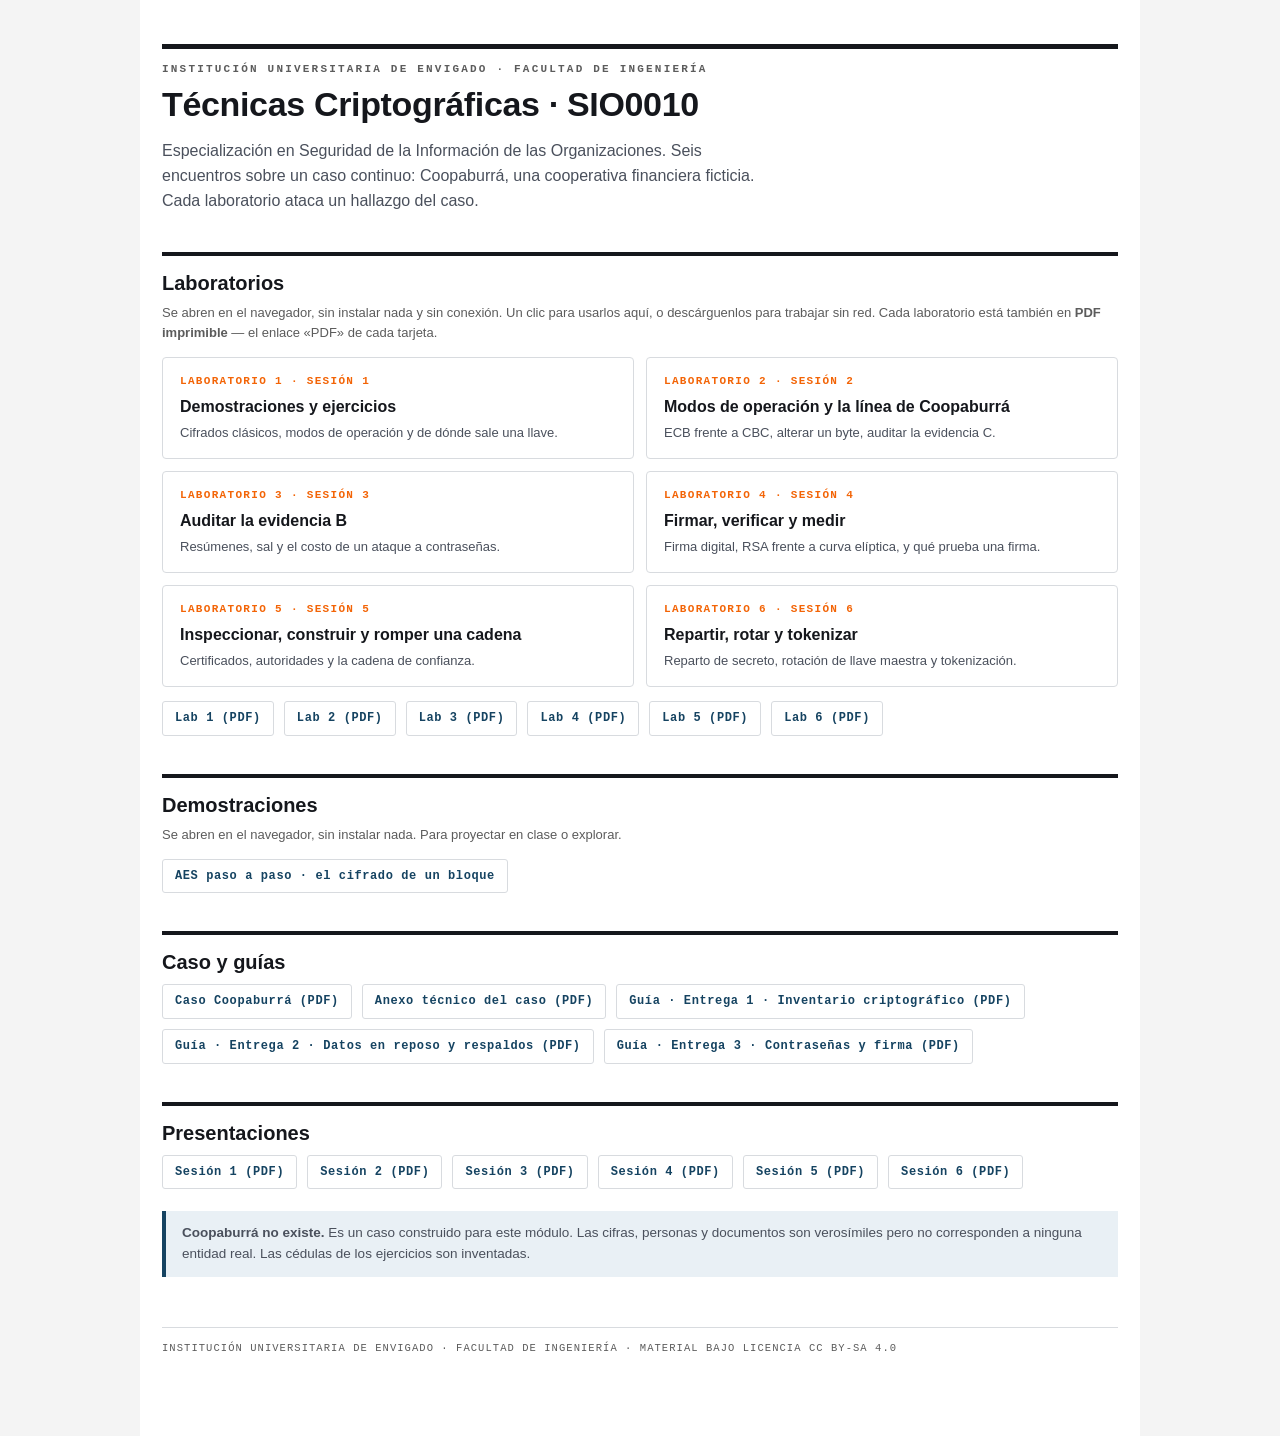
<file: index.html>
<!DOCTYPE html>
<html lang="es">
<head>
<meta charset="utf-8">
<meta name="viewport" content="width=device-width, initial-scale=1">
<title>SIO0010 · Técnicas Criptográficas</title>
<style>
:root{
  --naranja:#F36406; --naranja-lav:#FDEFE9; --azul:#154361; --azul-lav:#E9F0F5;
  --tinta:#15171C; --tinta-2:#4A505C; --gris:#5C5C5C; --papel:#FFFFFF; --papel-2:#F4F4F4;
  --linea:#D8DBDF; --linea-suave:#E9EBEE;
  --mono:"Consolas","Cascadia Mono",ui-monospace,monospace;
  --sans:Arial,Helvetica,sans-serif; --titular:"Arial Black",Arial,sans-serif;
}
*{box-sizing:border-box}
body{margin:0;background:var(--papel-2);color:var(--tinta);font-family:var(--sans);font-size:15px;line-height:1.55}
.wrap{max-width:1000px;margin:0 auto;padding:0 22px 80px;background:var(--papel);min-height:100vh}
header{padding:30px 0 0}
.regla{height:5px;background:var(--tinta);margin:14px 0 12px}
.kicker{font-family:var(--mono);font-size:11px;font-weight:700;letter-spacing:.20em;text-transform:uppercase;color:var(--gris)}
h1{font-family:var(--titular);font-size:34px;line-height:1.1;margin:8px 0 12px;letter-spacing:-.01em}
.lead{font-size:16px;color:var(--tinta-2);max-width:70ch}
h2{font-family:var(--titular);font-size:20px;margin:38px 0 4px;border-top:4px solid var(--tinta);padding-top:12px}
.sub{font-size:13px;color:var(--gris);margin-bottom:14px}
.rej{display:grid;grid-template-columns:repeat(2,1fr);gap:12px}
@media(max-width:720px){.rej{grid-template-columns:1fr}}
a.card{display:block;border:1px solid var(--linea);border-radius:4px;padding:15px 17px;text-decoration:none;color:inherit;background:var(--papel);transition:border-color .15s}
a.card:hover{border-color:var(--naranja)}
a.card .n{font-family:var(--mono);font-size:11px;font-weight:700;letter-spacing:.12em;text-transform:uppercase;color:var(--naranja)}
a.card .t{font-weight:700;margin:5px 0 3px;font-size:16px}
a.card .d{font-size:13px;color:var(--tinta-2)}
.enl{display:flex;flex-wrap:wrap;gap:10px;margin-top:6px}
.enl a{font-family:var(--mono);font-size:12px;font-weight:700;letter-spacing:.05em;text-decoration:none;color:var(--azul);border:1px solid var(--linea);border-radius:3px;padding:7px 12px}
.enl a:hover{color:var(--naranja);border-color:var(--naranja)}
.nota{border-left:4px solid var(--azul);background:var(--azul-lav);padding:12px 16px;margin:22px 0;font-size:13.5px;color:var(--tinta-2)}
footer{margin-top:50px;border-top:1px solid var(--linea);padding-top:12px;font-family:var(--mono);font-size:10.5px;letter-spacing:.1em;text-transform:uppercase;color:var(--gris)}
</style>
</head>
<body>
<div class="wrap">
<header>
  <div class="regla"></div>
  <div class="kicker">Institución Universitaria de Envigado · Facultad de Ingeniería</div>
  <h1>Técnicas Criptográficas · SIO0010</h1>
  <p class="lead">Especialización en Seguridad de la Información de las Organizaciones. Seis encuentros sobre un caso continuo: Coopaburrá, una cooperativa financiera ficticia. Cada laboratorio ataca un hallazgo del caso.</p>
</header>

<h2>Laboratorios</h2>
<div class="sub">Se abren en el navegador, sin instalar nada y sin conexión. Un clic para usarlos aquí, o descárguenlos para trabajar sin red. Cada laboratorio está también en <b>PDF imprimible</b> — el enlace «PDF» de cada tarjeta.</div>
<div class="rej">
  <a class="card" href="laboratorios/Laboratorio-1-SIO0010.html"><div class="n">Laboratorio 1 · Sesión 1</div><div class="t">Demostraciones y ejercicios</div><div class="d">Cifrados clásicos, modos de operación y de dónde sale una llave.</div></a>
  <a class="card" href="laboratorios/Laboratorio-2-SIO0010.html"><div class="n">Laboratorio 2 · Sesión 2</div><div class="t">Modos de operación y la línea de Coopaburrá</div><div class="d">ECB frente a CBC, alterar un byte, auditar la evidencia C.</div></a>
  <a class="card" href="laboratorios/Laboratorio-3-SIO0010.html"><div class="n">Laboratorio 3 · Sesión 3</div><div class="t">Auditar la evidencia B</div><div class="d">Resúmenes, sal y el costo de un ataque a contraseñas.</div></a>
  <a class="card" href="laboratorios/Laboratorio-4-SIO0010.html"><div class="n">Laboratorio 4 · Sesión 4</div><div class="t">Firmar, verificar y medir</div><div class="d">Firma digital, RSA frente a curva elíptica, y qué prueba una firma.</div></a>
  <a class="card" href="laboratorios/Laboratorio-5-SIO0010.html"><div class="n">Laboratorio 5 · Sesión 5</div><div class="t">Inspeccionar, construir y romper una cadena</div><div class="d">Certificados, autoridades y la cadena de confianza.</div></a>
  <a class="card" href="laboratorios/Laboratorio-6-SIO0010.html"><div class="n">Laboratorio 6 · Sesión 6</div><div class="t">Repartir, rotar y tokenizar</div><div class="d">Reparto de secreto, rotación de llave maestra y tokenización.</div></a>
</div>
<div class="enl" style="margin-top:14px">
  <a href="laboratorios/Laboratorio-1-SIO0010.pdf">Lab 1 (PDF)</a>
  <a href="laboratorios/Laboratorio-2-SIO0010.pdf">Lab 2 (PDF)</a>
  <a href="laboratorios/Laboratorio-3-SIO0010.pdf">Lab 3 (PDF)</a>
  <a href="laboratorios/Laboratorio-4-SIO0010.pdf">Lab 4 (PDF)</a>
  <a href="laboratorios/Laboratorio-5-SIO0010.pdf">Lab 5 (PDF)</a>
  <a href="laboratorios/Laboratorio-6-SIO0010.pdf">Lab 6 (PDF)</a>
</div>

<h2>Demostraciones</h2>
<div class="sub">Se abren en el navegador, sin instalar nada. Para proyectar en clase o explorar.</div>
<div class="enl">
  <a href="demos/AES-paso-a-paso-SIO0010.html">AES paso a paso · el cifrado de un bloque</a>
</div>

<h2>Caso y guías</h2>
<div class="enl">
  <a href="caso/Caso-Coopaburra-SIO0010.pdf">Caso Coopaburrá (PDF)</a>
  <a href="caso/Anexo-tecnico-Coopaburra-SIO0010.pdf">Anexo técnico del caso (PDF)</a>
  <a href="guias/Guia-Inventario-criptografico-SIO0010.pdf">Guía · Entrega 1 · Inventario criptográfico (PDF)</a>
  <a href="guias/Guia-Entrega2-Datos-en-reposo-SIO0010.pdf">Guía · Entrega 2 · Datos en reposo y respaldos (PDF)</a>
  <a href="guias/Guia-Entrega3-Contrasenas-y-firma-SIO0010.pdf">Guía · Entrega 3 · Contraseñas y firma (PDF)</a>
</div>

<h2>Presentaciones</h2>
<div class="enl">
  <a href="presentaciones/SIO0010-S1-Tecnicas-criptograficas.pdf">Sesión 1 (PDF)</a>
  <a href="presentaciones/SIO0010-S2-Cifrado-simetrico.pdf">Sesión 2 (PDF)</a>
  <a href="presentaciones/SIO0010-S3-Resumenes-y-contrasenas.pdf">Sesión 3 (PDF)</a>
  <a href="presentaciones/SIO0010-S4-Llave-publica-y-firma.pdf">Sesión 4 (PDF)</a>
  <a href="presentaciones/SIO0010-S5-Certificados-y-canal-seguro.pdf">Sesión 5 (PDF)</a>
  <a href="presentaciones/SIO0010-S6-Gestion-de-llaves-y-transicion.pdf">Sesión 6 (PDF)</a>
</div>

<div class="nota"><b>Coopaburrá no existe.</b> Es un caso construido para este módulo. Las cifras, personas y documentos son verosímiles pero no corresponden a ninguna entidad real. Las cédulas de los ejercicios son inventadas.</div>

<footer>Institución Universitaria de Envigado · Facultad de Ingeniería · Material bajo licencia CC BY-SA 4.0</footer>
</div>
</body>
</html>
</file>
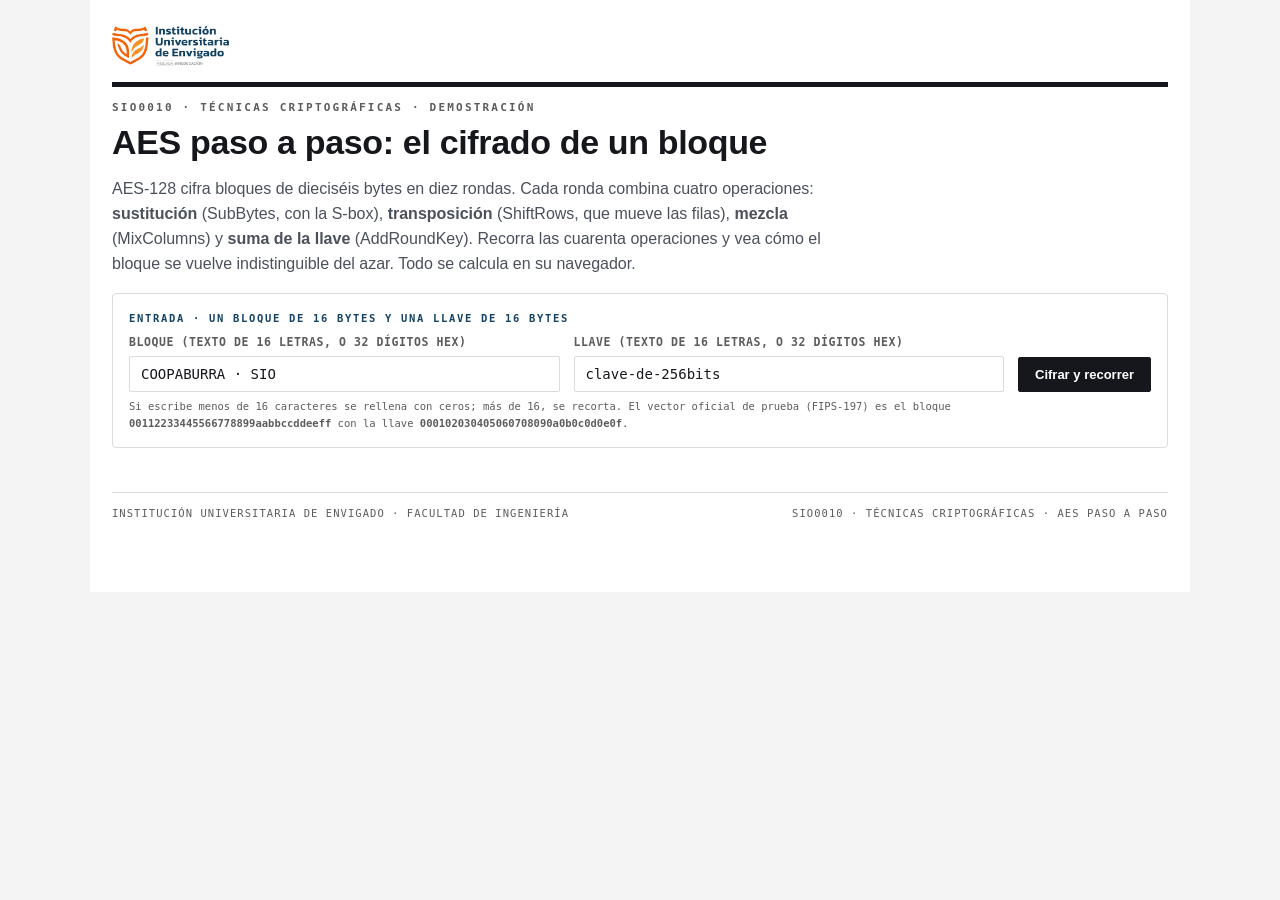
<file: demos/AES-paso-a-paso-SIO0010.html>
<!DOCTYPE html>
<html lang="es">
<head>
<meta charset="utf-8">
<meta name="viewport" content="width=device-width, initial-scale=1">
<title>AES paso a paso · SIO0010 Técnicas Criptográficas</title>
<style>
:root{
  --naranja:#F36406; --naranja-lav:#FDEFE9; --azul:#154361; --azul-lav:#E9F0F5;
  --tinta:#15171C; --tinta-2:#4A505C; --gris:#5C5C5C; --papel:#FFFFFF; --papel-2:#F4F4F4;
  --linea:#D8DBDF; --linea-suave:#E9EBEE; --verde:#1B6B47; --verde-lav:#E1F0E8;
  --mono:"Consolas","Cascadia Mono",ui-monospace,monospace;
  --sans:Arial,Helvetica,sans-serif; --titular:"Arial Black",Arial,sans-serif;
}
*{box-sizing:border-box}
body{margin:0;background:var(--papel-2);color:var(--tinta);font-family:var(--sans);font-size:15px;line-height:1.55}
.wrap{max-width:1100px;margin:0 auto;padding:0 22px 70px;background:var(--papel)}
header.top{padding:26px 0 0}
.marca{display:flex;align-items:center;gap:12px;margin-bottom:16px}
.marca img{height:40px;width:auto}
.regla{height:5px;background:var(--tinta);margin:0 0 12px}
.kicker{font-family:var(--mono);font-size:11px;font-weight:700;letter-spacing:.20em;text-transform:uppercase;color:var(--gris)}
h1{font-family:var(--titular);font-size:34px;line-height:1.1;margin:8px 0 12px;letter-spacing:-.01em}
.lead{font-size:16px;color:var(--tinta-2);max-width:80ch}
.panel{border:1px solid var(--linea);border-radius:4px;padding:16px;margin:16px 0;background:var(--papel)}
.et{font-family:var(--mono);font-size:10.5px;font-weight:700;letter-spacing:.16em;text-transform:uppercase;color:var(--azul);margin-bottom:8px}
label.f{font-family:var(--mono);font-size:11.5px;letter-spacing:.05em;text-transform:uppercase;color:var(--gris);font-weight:700;display:block;margin-bottom:4px}
input[type=text]{width:100%;font-family:var(--mono);font-size:14px;padding:9px 11px;border:1px solid var(--linea);border-radius:2px;background:var(--papel);color:var(--tinta)}
.fila{display:flex;gap:14px;flex-wrap:wrap;align-items:flex-end}
.fila>div{flex:1;min-width:230px}
button{font-family:var(--sans);font-size:13px;font-weight:700;padding:9px 16px;border:1px solid var(--tinta);background:var(--tinta);color:#fff;border-radius:2px;cursor:pointer}
button:hover{background:var(--naranja);border-color:var(--naranja)}
button.sec{background:transparent;color:var(--tinta)}
button.sec:hover{color:var(--naranja)}
button:disabled{opacity:.4;cursor:default}
.hint{font-family:var(--mono);font-size:10.5px;color:var(--gris);margin-top:6px;line-height:1.6}

/* etapa: título del paso y controles */
.etapa{display:flex;align-items:center;gap:14px;flex-wrap:wrap;margin-bottom:4px}
.etapa .ron{font-family:var(--mono);font-size:11px;font-weight:700;letter-spacing:.12em;text-transform:uppercase;color:var(--naranja)}
.etapa h2{font-family:var(--titular);font-size:22px;margin:0}
.etapa .cnt{font-family:var(--mono);font-size:11.5px;color:var(--gris);margin-left:auto}
.barra-ops{display:flex;gap:4px;flex-wrap:wrap;margin:10px 0 4px}
.barra-ops span{font-family:var(--mono);font-size:9.5px;font-weight:700;letter-spacing:.06em;text-transform:uppercase;color:var(--gris);border:1px solid var(--linea);border-radius:2px;padding:3px 7px}
.barra-ops span.on{background:var(--naranja);color:#fff;border-color:var(--naranja)}

/* rejilla de estado 4x4 */
.estado{display:flex;gap:26px;flex-wrap:wrap;align-items:flex-start;margin-top:6px}
.rej{display:grid;grid-template-columns:repeat(4,44px);grid-auto-rows:44px;gap:5px}
.rej.mini{grid-template-columns:repeat(4,34px);grid-auto-rows:34px;gap:4px}
.by{display:flex;align-items:center;justify-content:center;font-family:var(--mono);font-size:15px;font-weight:700;background:var(--papel-2);border:1px solid var(--linea);border-radius:3px;color:var(--tinta)}
.rej.mini .by{font-size:12px}
.by.chg{background:var(--naranja-lav);border-color:var(--naranja);color:var(--naranja)}
.by.dim{color:var(--gris);font-weight:400}
.by .old{font-size:9px;color:var(--gris);font-weight:400}
.by .col2{display:flex;flex-direction:column;align-items:center;line-height:1}
.by .col2 .n{font-size:14px;font-weight:700}
.rlbl{font-family:var(--mono);font-size:9.5px;letter-spacing:.1em;text-transform:uppercase;color:var(--gris);text-align:center;margin-top:7px}
.op{display:flex;align-items:center;justify-content:center;font-family:var(--titular);font-size:26px;color:var(--naranja);align-self:center;padding:0 2px}

/* explicación */
.expl{font-size:14.5px;color:var(--tinta-2);margin-top:14px;line-height:1.55;max-width:88ch}
.expl b{color:var(--tinta)}
.matriz{font-family:var(--mono);font-size:12px;color:var(--tinta-2);background:var(--papel-2);border:1px solid var(--linea);border-radius:3px;padding:10px 14px;display:inline-block;line-height:1.7;margin-top:10px;white-space:pre}
.sbox-ej{font-family:var(--mono);font-size:12.5px;color:var(--tinta-2);margin-top:10px;line-height:1.9}
.sbox-ej b{color:var(--naranja)}
.controles{display:flex;gap:10px;align-items:center;flex-wrap:wrap;margin-top:16px;border-top:1px solid var(--linea-suave);padding-top:14px}
.controles .sep{flex:1}
.final{border:2px solid var(--verde);border-radius:3px;padding:12px 15px;margin-top:14px;background:var(--verde-lav);font-family:var(--mono);font-size:13px;color:var(--verde);word-break:break-all;display:none}
.final b{color:var(--tinta)}
.leyenda{font-family:var(--mono);font-size:10.5px;color:var(--gris);margin-top:12px;line-height:1.7}
footer{margin-top:44px;border-top:1px solid var(--linea);padding-top:12px;font-family:var(--mono);font-size:10.5px;letter-spacing:.1em;text-transform:uppercase;color:var(--gris);display:flex;justify-content:space-between;flex-wrap:wrap;gap:8px}
@media(max-width:640px){.rej{grid-template-columns:repeat(4,38px);grid-auto-rows:38px}}
</style>
</head>
<body>
<div class="wrap">
<header class="top">
  <div class="marca"><img src="[data-uri]" alt="Institución Universitaria de Envigado"></div>
  <div class="regla"></div>
  <div class="kicker">SIO0010 · Técnicas Criptográficas · Demostración</div>
  <h1>AES paso a paso: el cifrado de un bloque</h1>
  <p class="lead">AES-128 cifra bloques de dieciséis bytes en diez rondas. Cada ronda combina cuatro operaciones: <b>sustitución</b> (SubBytes, con la S-box), <b>transposición</b> (ShiftRows, que mueve las filas), <b>mezcla</b> (MixColumns) y <b>suma de la llave</b> (AddRoundKey). Recorra las cuarenta operaciones y vea cómo el bloque se vuelve indistinguible del azar. Todo se calcula en su navegador.</p>
</header>

<div class="panel">
  <div class="et">Entrada · un bloque de 16 bytes y una llave de 16 bytes</div>
  <div class="fila">
    <div>
      <label class="f" for="pt">Bloque (texto de 16 letras, o 32 dígitos hex)</label>
      <input type="text" id="pt" value="COOPABURRA · SIO" spellcheck="false">
    </div>
    <div>
      <label class="f" for="key">Llave (texto de 16 letras, o 32 dígitos hex)</label>
      <input type="text" id="key" value="clave-de-256bits" spellcheck="false">
    </div>
    <div style="flex:0 0 auto;min-width:0">
      <button id="go">Cifrar y recorrer</button>
    </div>
  </div>
  <div class="hint">Si escribe menos de 16 caracteres se rellena con ceros; más de 16, se recorta. El vector oficial de prueba (FIPS-197) es el bloque <b>00112233445566778899aabbccddeeff</b> con la llave <b>000102030405060708090a0b0c0d0e0f</b>.</div>
</div>

<div class="panel" id="escena" style="display:none">
  <div class="etapa">
    <span class="ron" id="ron">—</span>
    <h2 id="opTit">—</h2>
    <span class="cnt" id="cnt"></span>
  </div>
  <div class="barra-ops" id="ops"></div>

  <div class="estado" id="estado"></div>
  <div class="expl" id="expl"></div>

  <div class="controles">
    <button class="sec" id="reini">⟲ Al inicio</button>
    <button class="sec" id="prev">◀ Anterior</button>
    <button id="next">Siguiente ▶</button>
    <button class="sec" id="ronda">Saltar a la ronda ▶</button>
    <div class="sep"></div>
    <button class="sec" id="fin">Ir al resultado ▶▶</button>
  </div>
  <div class="final" id="final"></div>
  <div class="leyenda">Las casillas en <span style="color:var(--naranja);font-weight:700">naranja</span> son las que cambiaron en este paso. El estado se lee por columnas, igual que en el estándar: el primer byte del bloque es la casilla de arriba a la izquierda; el segundo, la de abajo; el quinto arranca la segunda columna.</div>
</div>

<footer>
  <span>Institución Universitaria de Envigado · Facultad de Ingeniería</span>
  <span>SIO0010 · Técnicas Criptográficas · AES paso a paso</span>
</footer>
</div>

<script>
/* ═════════ Núcleo AES-128 con captura de estados ═════════ */
/* AES-128 con captura de cada estado intermedio, para el demo paso a paso.
   Estado como arreglo de 16 bytes en orden por columnas: idx = fila + 4*col. */

const SBOX = (function(){
  // Genera la S-box de AES (inverso multiplicativo en GF(2^8) + transformación afín).
  const p = new Uint8Array(256), inv = new Uint8Array(256);
  let x = 1;
  for (let i = 0; i < 255; i++){ p[i] = x; x ^= (x << 1) ^ ((x & 0x80) ? 0x11b : 0); x &= 0xff; }
  for (let i = 0; i < 255; i++) inv[p[i]] = p[(255 - i) % 255];
  inv[0] = 0;
  const s = new Uint8Array(256);
  for (let i = 0; i < 256; i++){
    let b = inv[i], r = b;
    for (let k = 0; k < 4; k++){ b = ((b << 1) | (b >> 7)) & 0xff; r ^= b; }
    s[i] = r ^ 0x63;
  }
  return s;
})();

function mul(a, b){                       // multiplicación en GF(2^8)
  let r = 0;
  for (let i = 0; i < 8; i++){ if (b & 1) r ^= a; const hi = a & 0x80; a = (a << 1) & 0xff; if (hi) a ^= 0x1b; b >>= 1; }
  return r & 0xff;
}

const RCON = [0x01,0x02,0x04,0x08,0x10,0x20,0x40,0x80,0x1b,0x36];

function expandirLlave(key){              // key: 16 bytes → 11 round keys de 16 bytes (col-major)
  const w = [];                            // 44 palabras de 4 bytes
  for (let i = 0; i < 4; i++) w.push([key[4*i], key[4*i+1], key[4*i+2], key[4*i+3]]);
  for (let i = 4; i < 44; i++){
    let t = w[i-1].slice();
    if (i % 4 === 0){
      t = [t[1], t[2], t[3], t[0]];                       // RotWord
      t = t.map(b => SBOX[b]);                            // SubWord
      t[0] ^= RCON[i/4 - 1];
    }
    w.push(w[i-4].map((b, j) => b ^ t[j]));
  }
  const rks = [];
  for (let r = 0; r < 11; r++){
    const rk = new Uint8Array(16);
    for (let c = 0; c < 4; c++) for (let fila = 0; fila < 4; fila++) rk[fila + 4*c] = w[4*r + c][fila];
    rks.push(rk);
  }
  return rks;
}

function subBytes(s){ const o = new Uint8Array(16); for (let i = 0; i < 16; i++) o[i] = SBOX[s[i]]; return o; }

function shiftRows(s){                     // fila r se corre a la izquierda r posiciones
  const o = new Uint8Array(16);
  for (let fila = 0; fila < 4; fila++) for (let c = 0; c < 4; c++) o[fila + 4*c] = s[fila + 4*((c + fila) % 4)];
  return o;
}

function mixColumns(s){
  const o = new Uint8Array(16);
  for (let c = 0; c < 4; c++){
    const a0 = s[4*c], a1 = s[4*c+1], a2 = s[4*c+2], a3 = s[4*c+3];
    o[4*c]   = mul(a0,2) ^ mul(a1,3) ^ a2 ^ a3;
    o[4*c+1] = a0 ^ mul(a1,2) ^ mul(a2,3) ^ a3;
    o[4*c+2] = a0 ^ a1 ^ mul(a2,2) ^ mul(a3,3);
    o[4*c+3] = mul(a0,3) ^ a1 ^ a2 ^ mul(a3,2);
  }
  return o;
}

function addRoundKey(s, rk){ const o = new Uint8Array(16); for (let i = 0; i < 16; i++) o[i] = s[i] ^ rk[i]; return o; }

/* Cifra un bloque y devuelve la traza: [{ronda, op, antes, despues, rk?}, ...] */
function cifrarConTraza(bloque, key){
  const rks = expandirLlave(key);
  const traza = [];
  let s = Uint8Array.from(bloque);
  const paso = (ronda, op, antes, despues, rk) =>
    traza.push({ ronda, op, antes: Uint8Array.from(antes), despues: Uint8Array.from(despues), rk: rk ? Uint8Array.from(rk) : null });

  let ns = addRoundKey(s, rks[0]); paso(0, "AddRoundKey", s, ns, rks[0]); s = ns;
  for (let r = 1; r <= 10; r++){
    ns = subBytes(s);        paso(r, "SubBytes", s, ns);       s = ns;
    ns = shiftRows(s);       paso(r, "ShiftRows", s, ns);      s = ns;
    if (r !== 10){ ns = mixColumns(s); paso(r, "MixColumns", s, ns); s = ns; }
    ns = addRoundKey(s, rks[r]); paso(r, "AddRoundKey", s, ns, rks[r]); s = ns;
  }
  return { traza, cifrado: s, rks };
}

/* ═════════ Interfaz ═════════ */
const $ = id => document.getElementById(id);
let TRZ = null, IDX = 0;

function parseEntrada(v){
  v = (v || "").trim();
  if (/^[0-9a-fA-F]{32}$/.test(v)) return Uint8Array.from(v.match(/../g).map(h => parseInt(h, 16)));
  const b = new Uint8Array(16), t = new TextEncoder().encode(v);
  for (let i = 0; i < 16; i++) b[i] = t[i] || 0;
  return b;
}
const h2 = b => b.toString(16).padStart(2, "0");
const OPS = ["SubBytes", "ShiftRows", "MixColumns", "AddRoundKey"];

/* una rejilla 4×4; resalta las casillas que cambiaron respecto de "ref" */
function rej(state, ref, mini, viejos){
  let h = '<div class="rej' + (mini ? " mini" : "") + '">';
  // orden visual: fila por fila (0..3), col por col (0..3) → idx = fila + 4*col
  for (let fila = 0; fila < 4; fila++)
    for (let col = 0; col < 4; col++){
      const i = fila + 4 * col;
      const chg = ref && state[i] !== ref[i];
      if (viejos)
        h += '<div class="by ' + (chg ? "chg" : "") + '"><span class="col2"><span class="old">' +
             h2(viejos[i]) + '</span><span class="n">' + h2(state[i]) + '</span></span></div>';
      else
        h += '<div class="by ' + (chg ? "chg" : "") + '">' + h2(state[i]) + "</div>";
    }
  return h + "</div>";
}

function render(){
  const p = TRZ.traza[IDX];
  $("ron").textContent = p.ronda === 0 ? "Preparación" : "Ronda " + p.ronda + " de 10";
  $("opTit").textContent = p.op;
  $("cnt").textContent = "Paso " + (IDX + 1) + " de " + TRZ.traza.length;
  $("ops").innerHTML = OPS.map(o => '<span class="' + (o === p.op ? "on" : "") + '">' + o + "</span>").join("");

  // rejilla + operación específica
  let est = "", expl = "";
  if (p.op === "AddRoundKey"){
    est = '<div><div class="rlbl">Estado</div>' + rej(p.antes, null) + '</div>' +
          '<div class="op">⊕</div>' +
          '<div><div class="rlbl">Llave de la ronda ' + p.ronda + '</div>' + rej(p.rk, null) + '</div>' +
          '<div class="op">=</div>' +
          '<div><div class="rlbl">Resultado</div>' + rej(p.despues, p.antes) + '</div>';
    expl = '<b>AddRoundKey — suma de la llave.</b> Cada byte del estado se combina con el byte correspondiente de la llave de esta ronda mediante XOR (⊕). Es la única operación donde entra el secreto. ' +
           (p.ronda === 0 ? 'Esta suma inicial, antes de la primera ronda, es la que mezcla el bloque con la llave por primera vez.' :
            'Las llaves de cada ronda salen de la llave original por el «programa de llaves» (key schedule).');
  } else if (p.op === "SubBytes"){
    est = '<div><div class="rlbl">Antes → después (cada byte por la S-box)</div>' + rej(p.despues, p.antes, false, p.antes) + '</div>';
    // ejemplo de una casilla
    const i0 = p.antes.findIndex((v, k) => v !== p.despues[k]);
    const a = p.antes[i0 < 0 ? 0 : i0], d = p.despues[i0 < 0 ? 0 : i0];
    expl = '<b>SubBytes — sustitución.</b> Cada uno de los dieciséis bytes se reemplaza por otro según una tabla fija de 256 entradas, la <b>S-box</b>. La tabla se construye para que ningún byte se parezca a su reemplazo: es la <b>confusión</b>, la que rompe la relación entre la entrada y la salida.' +
           '<div class="sbox-ej">Ejemplo: el byte <b>' + h2(a) + '</b> se busca en la fila ' + (a >> 4).toString(16).toUpperCase() +
           ', columna ' + (a & 15).toString(16).toUpperCase() + ' de la S-box → sale <b>' + h2(d) + '</b>.</div>';
  } else if (p.op === "ShiftRows"){
    est = '<div><div class="rlbl">Antes</div>' + rej(p.antes, null) + '</div>' +
          '<div class="op">→</div>' +
          '<div><div class="rlbl">Después</div>' + rej(p.despues, p.antes) + '</div>';
    expl = '<b>ShiftRows — transposición.</b> Las filas se corren a la izquierda de forma cíclica: la fila 0 no se mueve, la fila 1 se corre una posición, la fila 2 dos, y la fila 3 tres. No cambia ningún valor, solo su lugar. Junto con MixColumns produce la <b>difusión</b>: hace que un byte influya en muchos otros al cabo de pocas rondas.';
  } else if (p.op === "MixColumns"){
    est = '<div><div class="rlbl">Antes</div>' + rej(p.antes, null) + '</div>' +
          '<div class="op">→</div>' +
          '<div><div class="rlbl">Después</div>' + rej(p.despues, p.antes) + '</div>';
    expl = '<b>MixColumns — mezcla.</b> Cada columna de cuatro bytes se multiplica por una matriz fija en el campo de Galois GF(2⁸). Cada byte del resultado depende de los cuatro de la columna, así que un cambio se reparte. Es la otra mitad de la <b>difusión</b>.' +
           '<div class="matriz">' +
           '| 2 3 1 1 |   | b0 |\n' +
           '| 1 2 3 1 | · | b1 |\n' +
           '| 1 1 2 3 |   | b2 |\n' +
           '| 3 1 1 2 |   | b3 |</div>' +
           '<div class="sbox-ej" style="margin-top:8px">Se aplica a cada una de las cuatro columnas por separado. En la última ronda (la 10) se omite: no aporta seguridad al final y complicaría el descifrado.</div>';
  }
  $("estado").innerHTML = est;
  $("expl").innerHTML = expl;

  const ult = IDX === TRZ.traza.length - 1;
  $("final").style.display = ult ? "block" : "none";
  if (ult) $("final").innerHTML = '<b>Bloque cifrado:</b> ' + Array.from(TRZ.cifrado).map(h2).join("") +
    '<br><span style="color:var(--tinta-2)">Dieciséis bytes que, sin la llave, son indistinguibles del azar. Ese fue el trabajo de las diez rondas.</span>';
  $("prev").disabled = IDX === 0;
  $("next").disabled = ult;
}

function cifrar(){
  const pt = parseEntrada($("pt").value), key = parseEntrada($("key").value);
  const r = cifrarConTraza(pt, key);
  TRZ = { traza: r.traza, cifrado: r.cifrado };
  IDX = 0; $("escena").style.display = "block"; render();
  $("escena").scrollIntoView({ behavior: "smooth", block: "start" });
}

$("go").addEventListener("click", cifrar);
$("next").addEventListener("click", () => { if (IDX < TRZ.traza.length - 1){ IDX++; render(); } });
$("prev").addEventListener("click", () => { if (IDX > 0){ IDX--; render(); } });
$("reini").addEventListener("click", () => { IDX = 0; render(); });
$("fin").addEventListener("click", () => { IDX = TRZ.traza.length - 1; render(); });
$("ronda").addEventListener("click", () => {
  // avanza a la primera operación de la siguiente ronda
  const rActual = TRZ.traza[IDX].ronda;
  let j = IDX + 1;
  while (j < TRZ.traza.length && TRZ.traza[j].ronda === rActual) j++;
  IDX = Math.min(j, TRZ.traza.length - 1); render();
});
document.addEventListener("keydown", e => {
  if (!TRZ) return;
  if (e.key === "ArrowRight") $("next").click();
  else if (e.key === "ArrowLeft") $("prev").click();
});
</script>
</body>
</html>
</file>
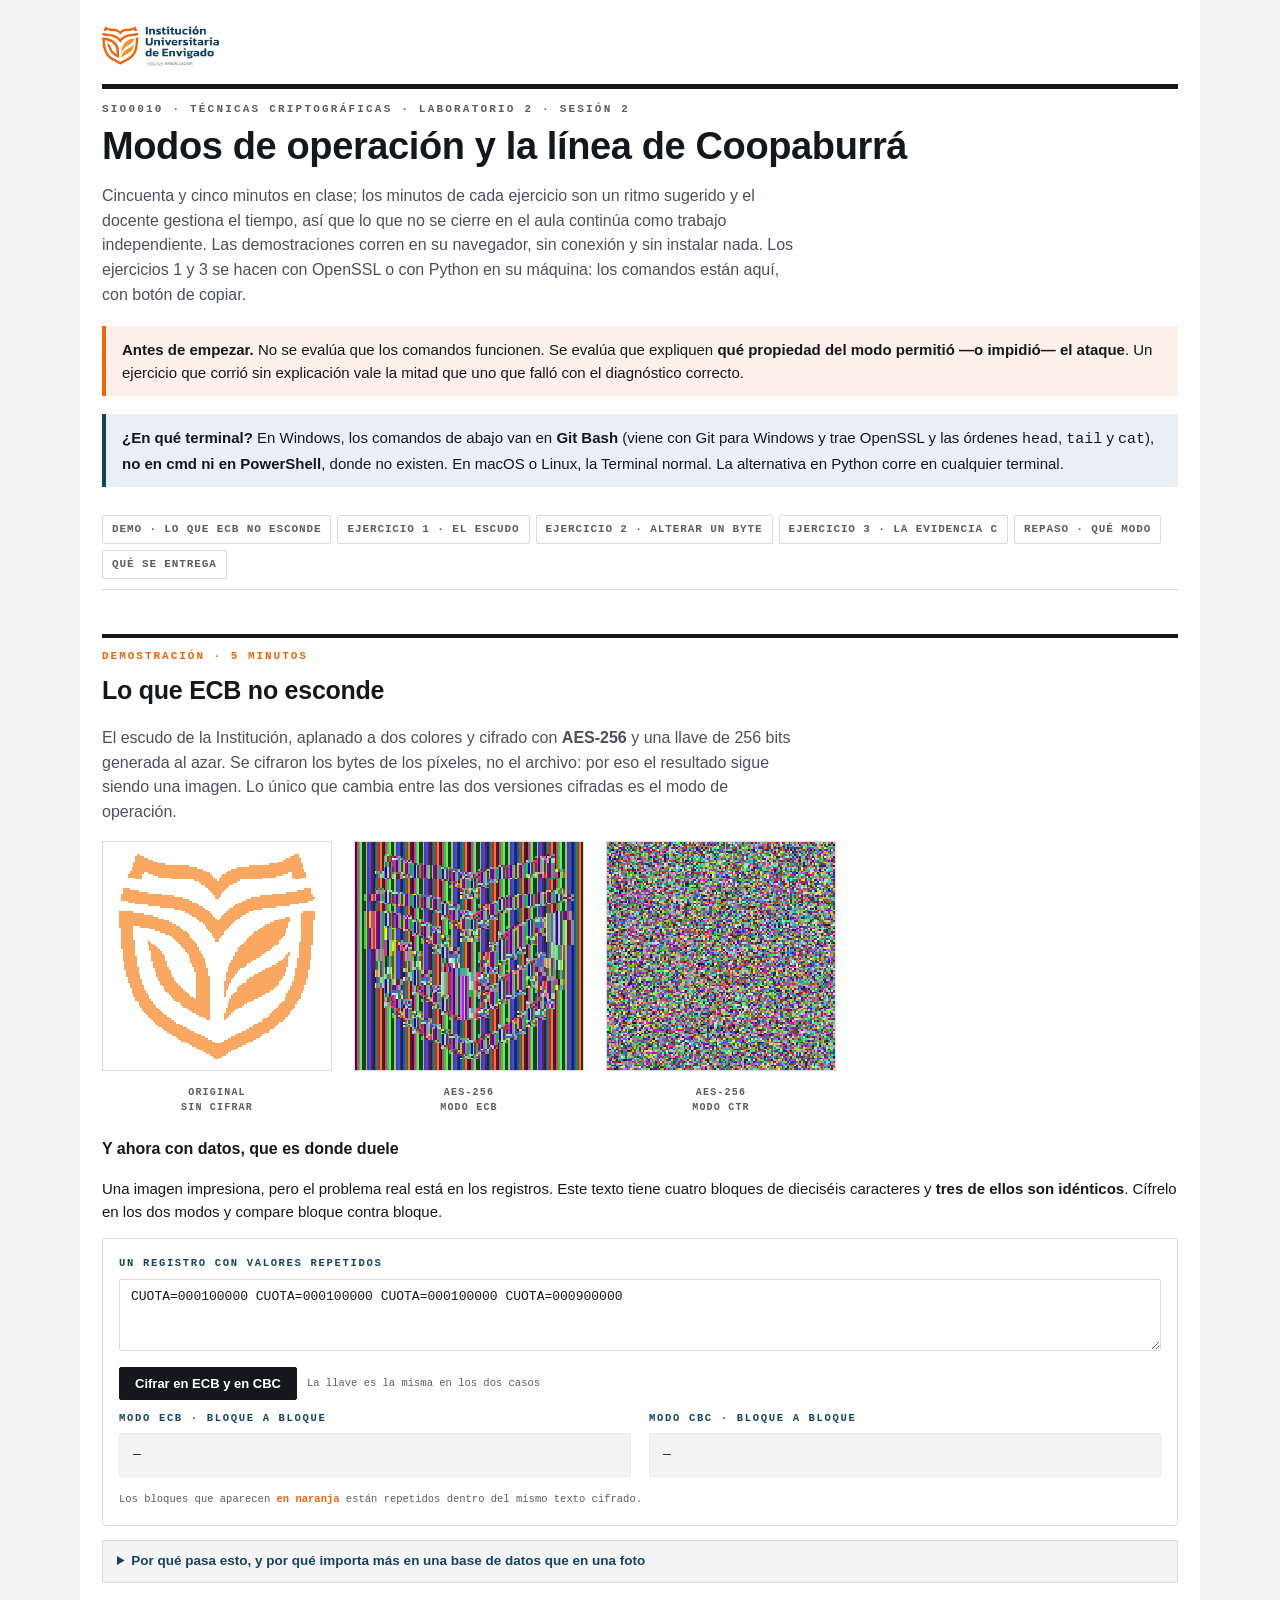
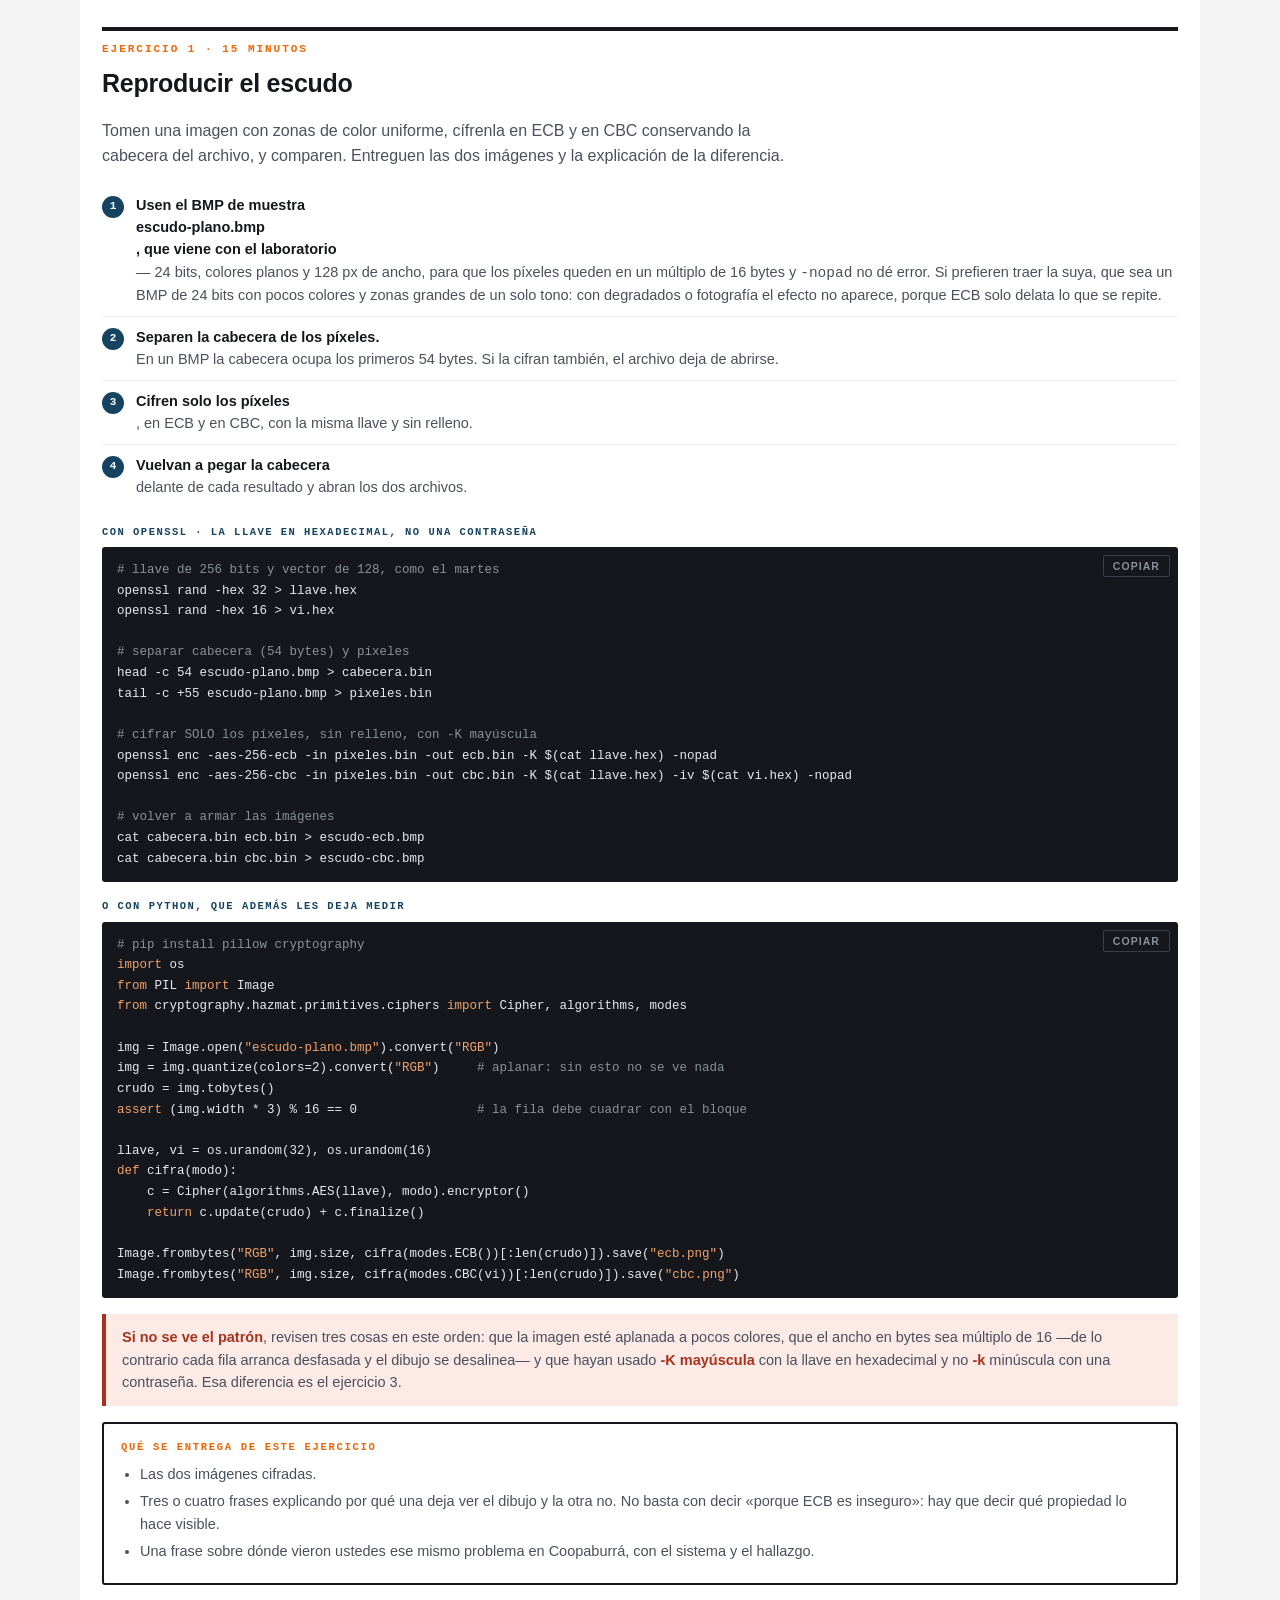
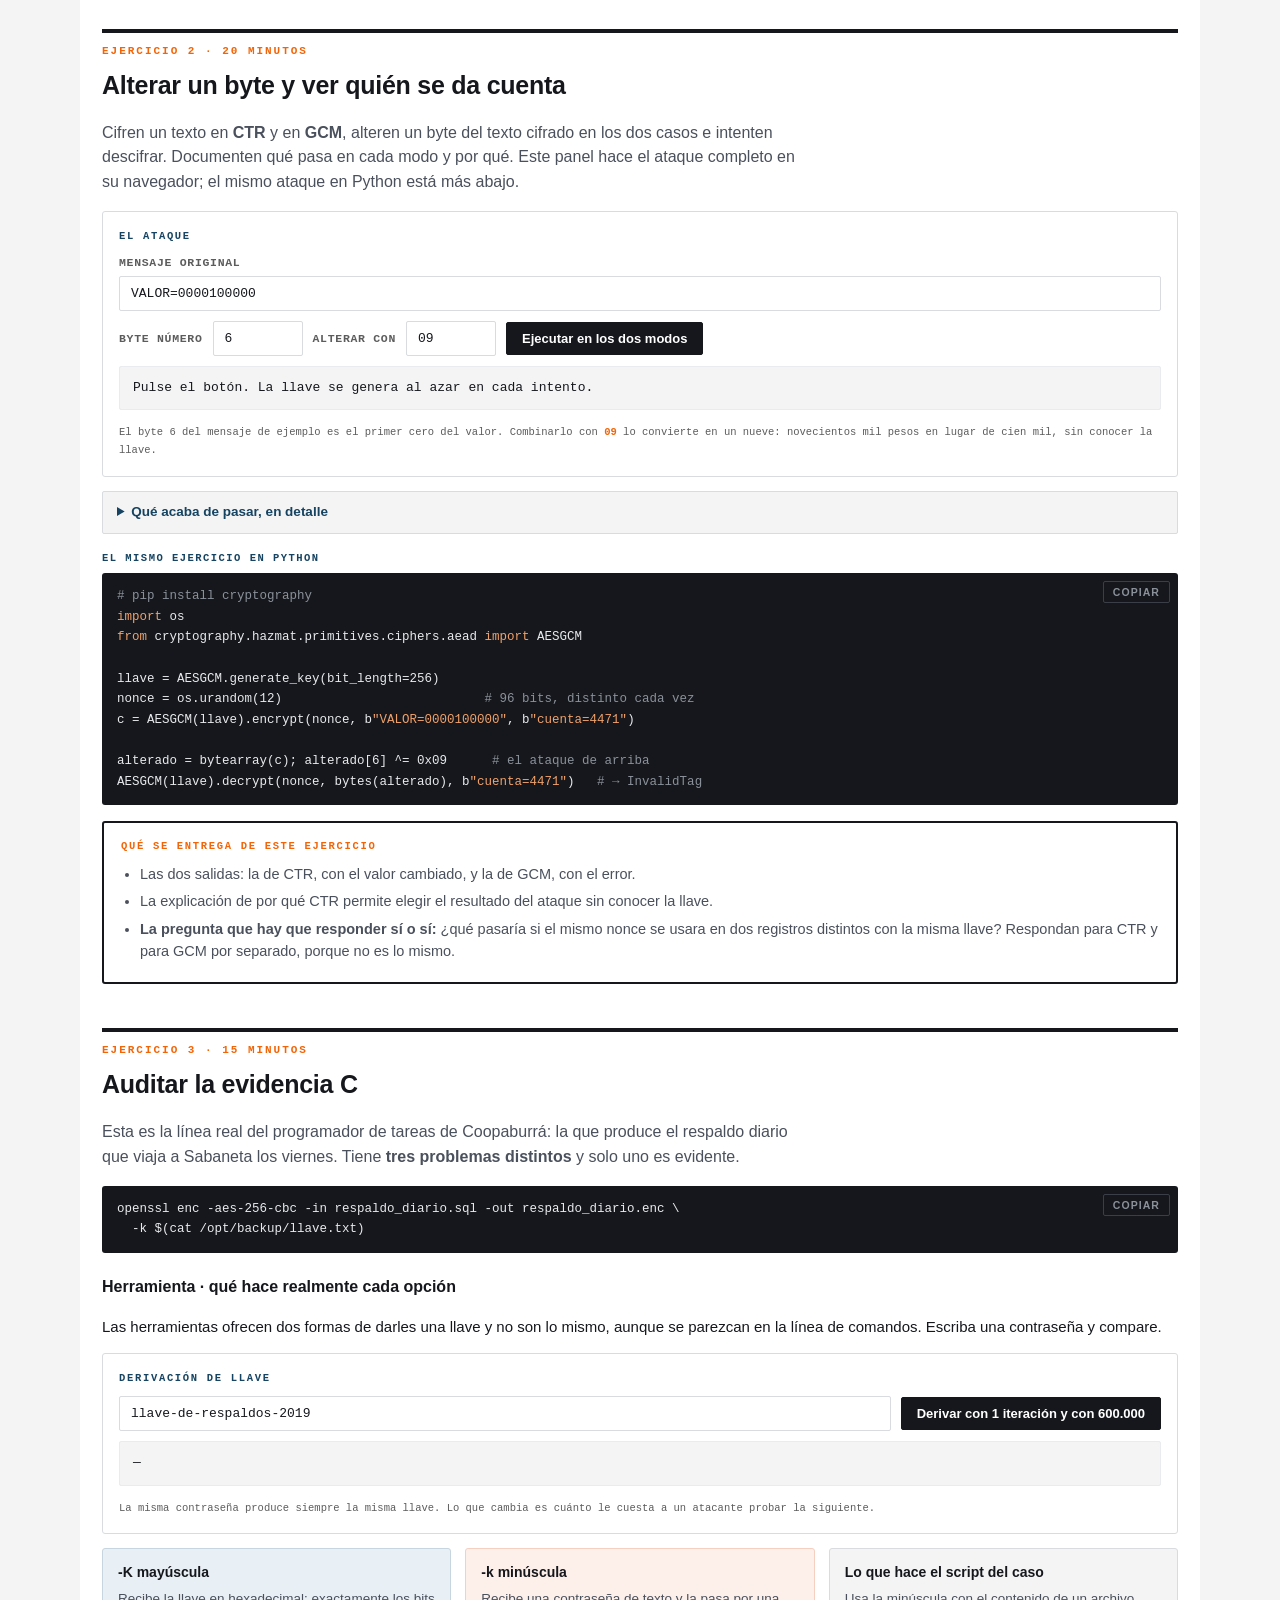
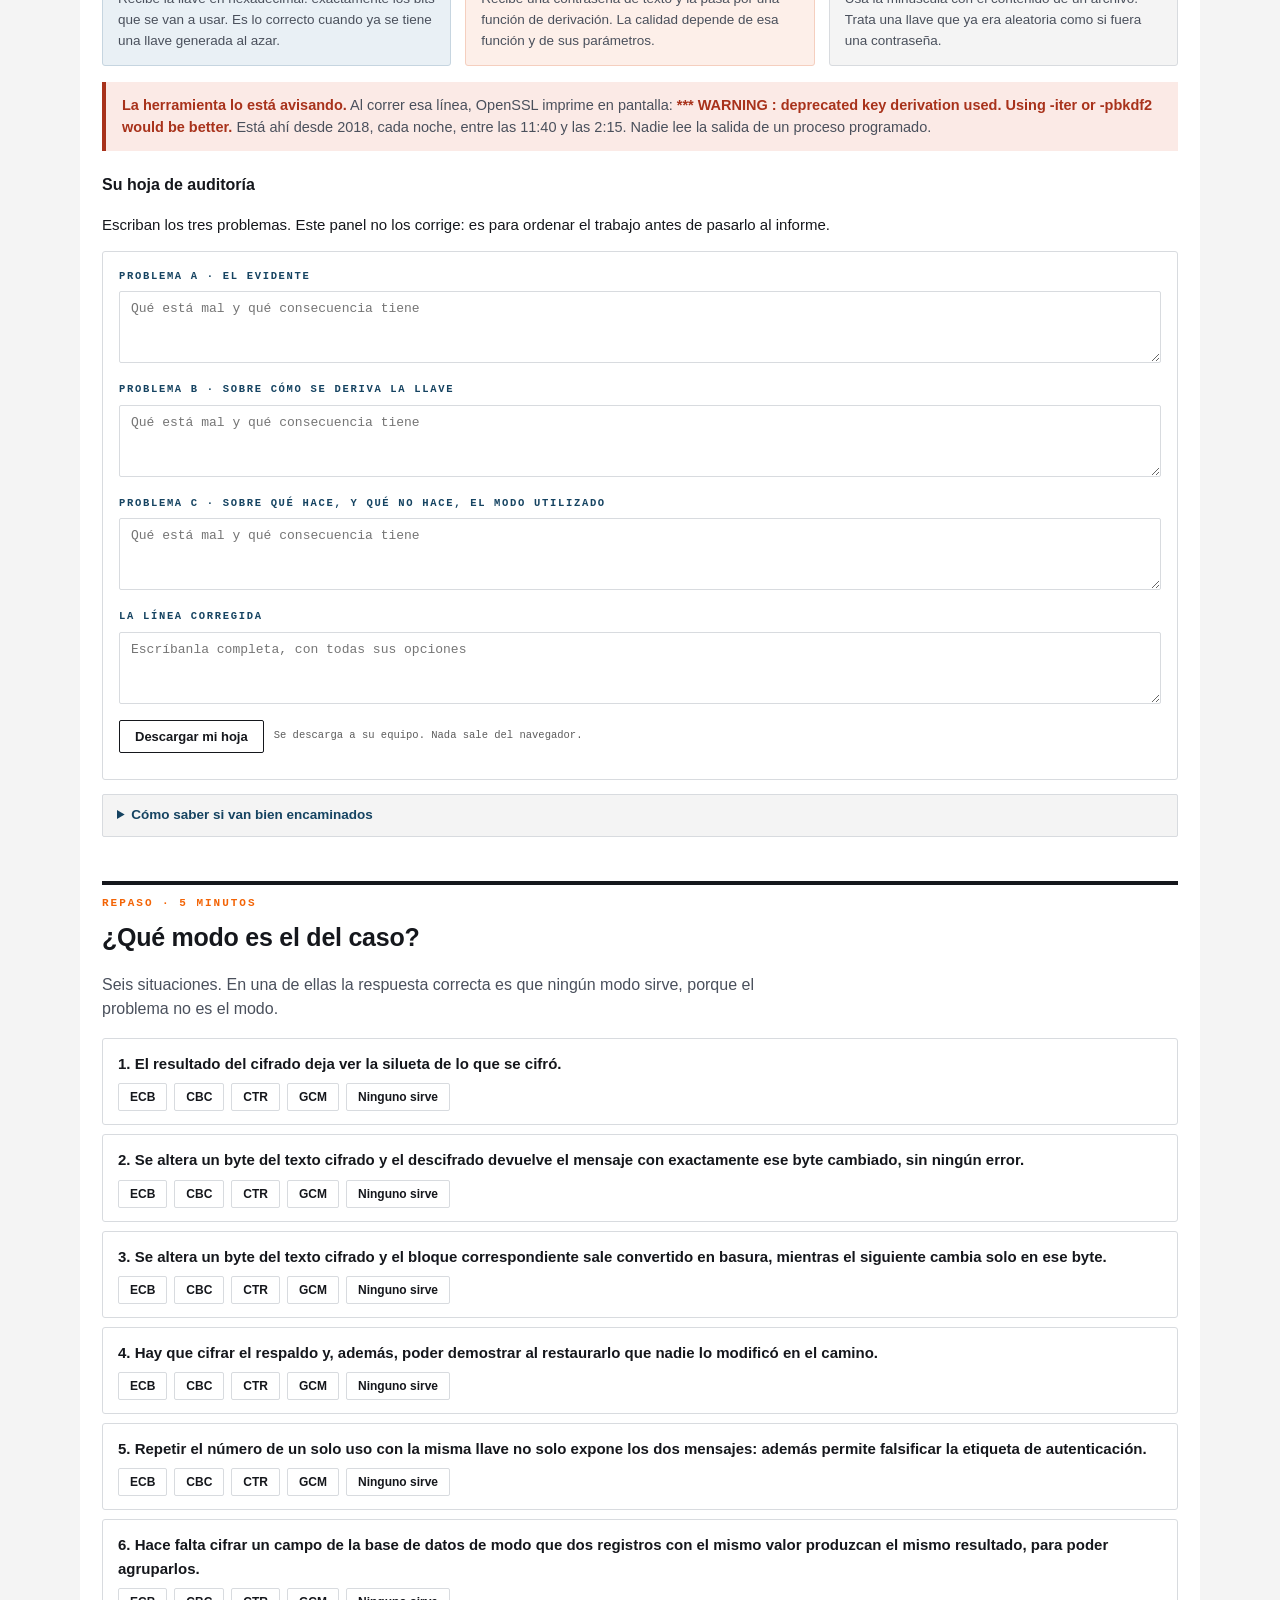
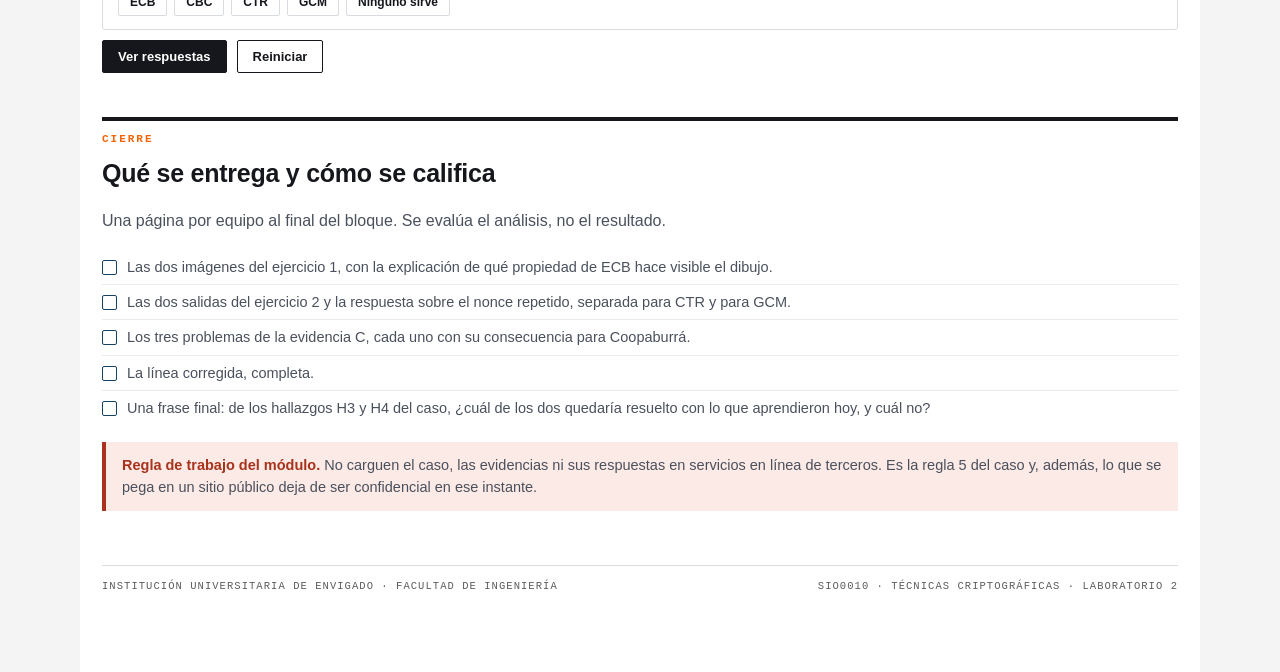
<file: laboratorios/Laboratorio-2-SIO0010.html>
<!DOCTYPE html>
<html lang="es">
<head>
<meta charset="utf-8">
<meta name="viewport" content="width=device-width, initial-scale=1">
<title>Laboratorio 2 · SIO0010 Técnicas Criptográficas</title>
<style>
/* Hoja común de los laboratorios de SIO0010. Misma identidad del laboratorio 1.
   Al final está la hoja de impresión: el PDF de cada laboratorio sale de este mismo archivo. */
:root{
  --naranja:#F36406; --naranja-lav:#FDEFE9; --azul:#154361; --azul-lav:#E9F0F5;
  --tinta:#15171C; --tinta-2:#4A505C; --gris:#5C5C5C; --papel:#FFFFFF; --papel-2:#F4F4F4;
  --linea:#D8DBDF; --linea-suave:#E9EBEE; --verde:#1B6B47; --verde-lav:#E1F0E8;
  --rojo:#A8321B; --rojo-lav:#FBEAE6;
  --mono:"Consolas","Cascadia Mono",ui-monospace,monospace;
  --sans:Arial,Helvetica,sans-serif; --titular:"Arial Black",Arial,sans-serif;
}
*{box-sizing:border-box}
body{margin:0;background:var(--papel-2);color:var(--tinta);font-family:var(--sans);font-size:15px;line-height:1.55}
.wrap{max-width:1120px;margin:0 auto;padding:0 22px 80px;background:var(--papel)}
header.top{padding:26px 0 0}
.marca{display:flex;align-items:center;gap:12px;margin-bottom:18px}
.marca img{height:40px;width:auto}
.regla{height:5px;background:var(--tinta);margin:0 0 12px}
.kicker{font-family:var(--mono);font-size:11px;font-weight:700;letter-spacing:.20em;text-transform:uppercase;color:var(--gris)}
h1{font-family:var(--titular);font-size:38px;line-height:1.1;margin:8px 0 14px;letter-spacing:-.01em}
.lead{font-size:16px;color:var(--tinta-2);max-width:78ch}
.aviso{border-left:4px solid var(--naranja);background:var(--naranja-lav);padding:12px 16px;margin:18px 0}
.aviso b{color:var(--tinta)}
.adv{border-left:4px solid var(--rojo);background:var(--rojo-lav);padding:12px 16px;margin:16px 0;font-size:14.5px;color:var(--tinta-2)}
.adv b{color:var(--rojo)}
section{margin-top:44px;scroll-margin-top:16px}
.sec-h{border-top:4px solid var(--tinta);padding-top:10px;margin-bottom:16px}
.sec-n{font-family:var(--mono);font-size:11px;font-weight:700;letter-spacing:.18em;text-transform:uppercase;color:var(--naranja)}
h2{font-family:var(--titular);font-size:25px;margin:6px 0 0;letter-spacing:-.01em}
h3{font-size:16px;margin:22px 0 8px}
.nav{position:sticky;top:0;background:var(--papel);border-bottom:1px solid var(--linea);padding:10px 0;z-index:9;display:flex;gap:6px;flex-wrap:wrap}
.nav a{font-family:var(--mono);font-size:11px;font-weight:700;letter-spacing:.08em;text-transform:uppercase;text-decoration:none;color:var(--gris);border:1px solid var(--linea);padding:5px 9px;border-radius:2px}
.nav a:hover{color:var(--naranja);border-color:var(--naranja)}
.panel{border:1px solid var(--linea);border-radius:3px;padding:16px;margin:14px 0;background:var(--papel)}
.et{font-family:var(--mono);font-size:10.5px;font-weight:700;letter-spacing:.16em;text-transform:uppercase;color:var(--azul);margin-bottom:7px}
textarea,input[type=text],input[type=number],select{width:100%;font-family:var(--mono);font-size:13px;padding:9px 11px;border:1px solid var(--linea);border-radius:2px;background:var(--papel);color:var(--tinta);resize:vertical}
textarea{min-height:72px}
.fila{display:flex;gap:10px;flex-wrap:wrap;align-items:center;margin:10px 0}
.fila label{font-family:var(--mono);font-size:11.5px;letter-spacing:.06em;text-transform:uppercase;color:var(--gris);font-weight:700}
button{font-family:var(--sans);font-size:13px;font-weight:700;padding:8px 15px;border:1px solid var(--tinta);background:var(--tinta);color:#fff;border-radius:2px;cursor:pointer}
button:hover{background:var(--naranja);border-color:var(--naranja)}
button.sec{background:transparent;color:var(--tinta)}
button.sec:hover{color:var(--naranja)}
button:disabled{opacity:.45;cursor:default}
input[type=range]{flex:1;min-width:190px;accent-color:var(--naranja)}
.sal{font-family:var(--mono);font-size:13px;background:var(--papel-2);border:1px solid var(--linea-suave);border-radius:2px;padding:11px 13px;white-space:pre-wrap;word-break:break-word;min-height:42px}
.dos{display:grid;grid-template-columns:1fr 1fr;gap:18px}
.tres{display:grid;grid-template-columns:repeat(3,1fr);gap:14px}
@media(max-width:820px){.dos,.tres{grid-template-columns:1fr}}
.imgs{display:flex;gap:22px;flex-wrap:wrap;align-items:flex-start;margin-top:8px}
.imgs figure{margin:0;text-align:center}
.imgs img{width:230px;height:230px;image-rendering:pixelated;border:1px solid var(--linea)}
.imgs figcaption{font-family:var(--mono);font-size:10px;font-weight:700;letter-spacing:.12em;text-transform:uppercase;color:var(--gris);margin-top:8px;line-height:1.5}
table{border-collapse:collapse;width:100%;font-size:13.5px;margin-top:8px}
th{text-align:left;font-family:var(--mono);font-size:10px;letter-spacing:.14em;text-transform:uppercase;color:#fff;background:var(--azul);padding:7px 9px;font-weight:700}
td{padding:6px 9px;border-bottom:1px solid var(--linea-suave);color:var(--tinta-2);vertical-align:top}
td b{color:var(--tinta)}
.leyenda{font-family:var(--mono);font-size:10.5px;color:var(--gris);margin-top:14px;line-height:1.7}
.ok{color:var(--verde);font-weight:700}
.mal{color:var(--naranja);font-weight:700}
.rojo{color:var(--rojo);font-weight:700}
details{border:1px solid var(--linea);border-radius:2px;padding:10px 14px;margin-top:12px;background:var(--papel-2)}
summary{cursor:pointer;font-weight:700;font-size:13.5px;color:var(--azul)}
details p{margin:9px 0 0;font-size:14px;color:var(--tinta-2)}
details p:first-of-type{margin-top:10px}

/* bloque de comandos con botón de copiar */
.cmd{position:relative;background:#15171C;border-radius:3px;padding:13px 15px;margin:11px 0;overflow-x:auto}
.cmd pre{margin:0;font-family:var(--mono);font-size:12.5px;line-height:1.65;color:#E8EAED;white-space:pre}
.cmd .c{color:#8A9199}
.cmd .n{color:#F0A26A}
.cmd .copiar{position:absolute;top:8px;right:8px;font-size:10.5px;letter-spacing:.1em;text-transform:uppercase;padding:4px 9px;background:transparent;color:#8A9199;border:1px solid #3A3F47}
.cmd .copiar:hover{color:#fff;background:transparent;border-color:#8A9199}
.cmd-t{font-family:var(--mono);font-size:10.5px;font-weight:700;letter-spacing:.14em;text-transform:uppercase;color:var(--azul);margin:16px 0 -4px}

/* pasos numerados */
ol.pasos{margin:12px 0 0;padding:0;list-style:none;counter-reset:pp}
ol.pasos li{counter-increment:pp;display:flex;gap:12px;padding:9px 0;border-bottom:1px solid var(--linea-suave)}
ol.pasos li:last-child{border-bottom:0}
ol.pasos li::before{content:counter(pp);flex:0 0 22px;height:22px;border-radius:50%;background:var(--azul);color:#fff;font-family:var(--mono);font-size:11px;font-weight:700;display:flex;align-items:center;justify-content:center;margin-top:2px}
ol.pasos li b{display:block;color:var(--tinta)}
ol.pasos li span{font-size:14.5px;color:var(--tinta-2)}

/* tarjetas */
.tarj{border:1px solid var(--linea);border-radius:3px;padding:13px 15px;background:var(--papel)}
.tarj.fill{background:var(--papel-2)}
.tarj.az{background:var(--azul-lav);border-color:#C6D5E0}
.tarj.na{background:var(--naranja-lav);border-color:#F5CFBF}
.tarj h4{margin:0 0 5px;font-size:14px}
.tarj p{margin:0;font-size:13.5px;color:var(--tinta-2)}

/* entregable */
.ent{border:2px solid var(--tinta);border-radius:3px;padding:15px 17px;margin-top:16px}
.ent .et{color:var(--naranja)}
.ent ul{margin:8px 0 0;padding-left:19px;font-size:14.5px;color:var(--tinta-2)}
.ent li{margin-bottom:5px}

/* casillas de verificación */
ul.chk{margin:10px 0 0;padding:0;list-style:none}
ul.chk li{display:flex;gap:10px;padding:6px 0;border-bottom:1px solid var(--linea-suave);font-size:14.5px;color:var(--tinta-2)}
ul.chk li:last-child{border-bottom:0}
ul.chk li::before{content:"";flex:0 0 13px;height:13px;border:1.5px solid var(--azul);border-radius:2px;margin-top:4px}

/* repaso */
.preg{border:1px solid var(--linea);border-radius:3px;padding:13px 15px;margin-bottom:9px}
.preg .q{font-weight:700;margin-bottom:8px}
.preg .ops{display:flex;gap:7px;flex-wrap:wrap}
.preg .ops button{font-size:12px;padding:6px 11px;background:transparent;color:var(--tinta);border-color:var(--linea)}
.preg .ops button.elegida{background:var(--azul);color:#fff;border-color:var(--azul)}
.preg .fb{margin-top:9px;font-size:13.5px;display:none}

footer{margin-top:54px;border-top:1px solid var(--linea);padding-top:12px;font-family:var(--mono);font-size:10.5px;letter-spacing:.1em;text-transform:uppercase;color:var(--gris);display:flex;justify-content:space-between;flex-wrap:wrap;gap:8px}

/* ───────────────────────── impresión ─────────────────────────
   El PDF de cada laboratorio se genera de este mismo archivo. */
@media print{
  @page{ size:A4; margin:15mm 14mm 14mm }
  body{background:#fff;font-size:10.2pt;line-height:1.45}
  .wrap{max-width:none;padding:0;background:#fff}
  .nav{display:none}
  button,input[type=range],.copiar{display:none!important}
  h1{font-size:25pt}
  h2{font-size:15pt}
  h3{font-size:11.5pt}
  .lead{font-size:10.6pt;max-width:none}
  section{margin-top:18pt;page-break-inside:auto}
  .sec-h{page-break-after:avoid}
  .panel,.tarj,.ent,.preg,.adv,.aviso,details,.cmd{page-break-inside:avoid}
  .cmd{background:#F4F4F4;border:.7pt solid var(--linea)}
  .cmd pre{color:#15171C;font-size:8.6pt}
  .cmd .c{color:#6A7078}
  .cmd .n{color:#A8321B}
  .sal{min-height:0;font-size:8.6pt}
  .inter .sal{display:none}
  .inter::after{content:"Panel interactivo · ábralo en el navegador para ejecutarlo";display:block;font-family:var(--mono);font-size:8.4pt;letter-spacing:.06em;color:var(--gris);border-top:.7pt solid var(--linea-suave);margin-top:8px;padding-top:7px}
  details{background:#fff}
  details summary{list-style:none;color:var(--azul)}
  details summary::-webkit-details-marker{display:none}
  table{font-size:9pt}
  th{padding:5px 7px;font-size:7.4pt}
  td{padding:4.5px 7px}
  .imgs img{width:150px;height:150px}
  footer{margin-top:20pt;font-size:8pt}
  a{color:inherit;text-decoration:none}
}

</style>
</head>
<body>
<script>
/* Utilidades comunes de los laboratorios de SIO0010.
   Todo ocurre en el navegador: no hay peticiones de red ni almacenamiento persistente. */

const $  = id => document.getElementById(id);
const $$ = sel => Array.prototype.slice.call(document.querySelectorAll(sel));

/* ---------- bytes, hexadecimal y texto ---------- */
const UTF8 = new TextEncoder();
const DEC  = new TextDecoder();

function bytes(txt){ return UTF8.encode(txt); }
function texto(buf){ return DEC.decode(buf instanceof ArrayBuffer ? new Uint8Array(buf) : buf); }
function hex(buf){
  const b = buf instanceof ArrayBuffer ? new Uint8Array(buf) : buf;
  return Array.prototype.map.call(b, v => v.toString(16).padStart(2, "0")).join("");
}
function desdeHex(s){
  s = (s || "").replace(/[^0-9a-fA-F]/g, "");
  const b = new Uint8Array(s.length >> 1);
  for (let i = 0; i < b.length; i++) b[i] = parseInt(s.substr(i * 2, 2), 16);
  return b;
}
function aleatorio(n){ const b = new Uint8Array(n); crypto.getRandomValues(b); return b; }
function bloques(h, n){ return (h.match(new RegExp(".{1," + (n * 2) + "}", "g")) || []).join(" "); }

/* ---------- copiar bloques de comandos ---------- */
function montarCopias(){
  $$(".cmd").forEach(function(caja){
    if (caja.querySelector(".copiar")) return;
    const b = document.createElement("button");
    b.className = "copiar"; b.type = "button"; b.textContent = "copiar";
    b.addEventListener("click", function(){
      const t = caja.querySelector("pre").innerText;
      const listo = function(){ b.textContent = "copiado"; setTimeout(function(){ b.textContent = "copiar"; }, 1400); };
      if (navigator.clipboard && navigator.clipboard.writeText) {
        navigator.clipboard.writeText(t).then(listo, function(){ manual(t, listo); });
      } else { manual(t, listo); }
    });
    caja.appendChild(b);
  });
  function manual(t, listo){          // sin permiso de portapapeles: selección manual
    const a = document.createElement("textarea");
    a.value = t; a.style.position = "fixed"; a.style.opacity = "0";
    document.body.appendChild(a); a.select();
    try { document.execCommand("copy"); listo(); } catch (e) {}
    document.body.removeChild(a);
  }
}

/* ---------- repaso de opción múltiple ----------
   preguntas: [[enunciado, respuesta, explicación], ...]   ·   opciones: ["A", "B", ...] */
function montarQuiz(cont, preguntas, opciones, idVer, idReset, idMarca){
  const caja = $(cont);
  const elegido = {};

  function pinta(){
    caja.innerHTML = "";
    preguntas.forEach(function(p, i){
      const d = document.createElement("div"); d.className = "preg";
      const q = document.createElement("div"); q.className = "q"; q.textContent = (i + 1) + ". " + p[0];
      const ops = document.createElement("div"); ops.className = "ops";
      opciones.forEach(function(o){
        const b = document.createElement("button"); b.type = "button"; b.textContent = o;
        if (elegido[i] === o) b.className = "elegida";
        b.addEventListener("click", function(){ elegido[i] = o; pinta(); marca(); });
        ops.appendChild(b);
      });
      const fb = document.createElement("div"); fb.className = "fb"; fb.id = cont + "-fb" + i;
      d.appendChild(q); d.appendChild(ops); d.appendChild(fb);
      caja.appendChild(d);
    });
  }
  function marca(){
    const n = Object.keys(elegido).length;
    if (idMarca) $(idMarca).textContent = n ? n + " de " + preguntas.length + " respondidas" : "";
  }
  function ver(){
    preguntas.forEach(function(p, i){
      const fb = $(cont + "-fb" + i);
      const bien = elegido[i] === p[1];
      fb.style.display = "block";
      fb.innerHTML = '<span class="' + (bien ? "ok" : "mal") + '">' + (bien ? "Correcto" : "Respuesta: " + p[1]) +
                     '</span> · <span style="color:var(--tinta-2)">' + p[2] + "</span>";
    });
  }
  function reinicia(){ for (const k in elegido) delete elegido[k]; pinta(); marca(); }

  if (idVer)   $(idVer).addEventListener("click", ver);
  if (idReset) $(idReset).addEventListener("click", reinicia);
  pinta();
}

/* ---------- cronómetro ---------- */
async function cronometra(fn){
  const t = performance.now();
  const r = await fn();
  return { ms: performance.now() - t, r: r };
}
function ms(v){ return v >= 1000 ? (v / 1000).toFixed(2) + " s" : v.toFixed(1) + " ms"; }

/* ---------- impresión: los desplegables salen abiertos ---------- */
function abreTodo(){ $$("details").forEach(function(d){ d.open = true; }); }
window.addEventListener("beforeprint", abreTodo);
if (window.matchMedia) {
  const mq = window.matchMedia("print");
  if (mq.addEventListener) mq.addEventListener("change", function(e){ if (e.matches) abreTodo(); });
}

document.addEventListener("DOMContentLoaded", montarCopias);

</script>
<div class="wrap">
<header class="top">
  <div class="marca"><img src="[data-uri]" alt="Institución Universitaria de Envigado"></div>
  <div class="regla"></div>
  <div class="kicker">SIO0010 · Técnicas Criptográficas · Laboratorio 2 · Sesión 2</div>
  <h1>Modos de operación y la línea de Coopaburrá</h1>
  <p class="lead">Cincuenta y cinco minutos en clase; los minutos de cada ejercicio son un ritmo sugerido y el docente gestiona el tiempo, así que lo que no se cierre en el aula continúa como trabajo independiente. Las demostraciones corren en su navegador, sin conexión y sin instalar nada. Los ejercicios 1 y 3 se hacen con OpenSSL o con Python en su máquina: los comandos están aquí, con botón de copiar.</p>
  <div class="aviso"><b>Antes de empezar.</b> No se evalúa que los comandos funcionen. Se evalúa que expliquen <b>qué propiedad del modo permitió —o impidió— el ataque</b>. Un ejercicio que corrió sin explicación vale la mitad que uno que falló con el diagnóstico correcto.</div>
  <div class="aviso" style="border-left-color:var(--azul);background:var(--azul-lav)"><b>¿En qué terminal?</b> En Windows, los comandos de abajo van en <b>Git Bash</b> (viene con Git para Windows y trae OpenSSL y las órdenes <code>head</code>, <code>tail</code> y <code>cat</code>), <b>no en cmd ni en PowerShell</b>, donde no existen. En macOS o Linux, la Terminal normal. La alternativa en Python corre en cualquier terminal.</div>
</header>

<nav class="nav">
  <a href="#d1">Demo · Lo que ECB no esconde</a>
  <a href="#e1">Ejercicio 1 · El escudo</a>
  <a href="#e2">Ejercicio 2 · Alterar un byte</a>
  <a href="#e3">Ejercicio 3 · La evidencia C</a>
  <a href="#e4">Repaso · Qué modo</a>
  <a href="#ent">Qué se entrega</a>
</nav>

<!-- ───────────── DEMO 1 ───────────── -->
<section id="d1">
  <div class="sec-h"><div class="sec-n">Demostración · 5 minutos</div><h2>Lo que ECB no esconde</h2></div>
  <p class="lead">El escudo de la Institución, aplanado a dos colores y cifrado con <b>AES-256</b> y una llave de 256 bits generada al azar. Se cifraron los bytes de los píxeles, no el archivo: por eso el resultado sigue siendo una imagen. Lo único que cambia entre las dos versiones cifradas es el modo de operación.</p>
  <div class="imgs">
    <figure><img src="[data-uri]" alt="Escudo original"><figcaption>Original<br>sin cifrar</figcaption></figure>
    <figure><img src="[data-uri]" alt="Escudo cifrado en ECB"><figcaption>AES-256<br>modo ECB</figcaption></figure>
    <figure><img src="[data-uri]" alt="Escudo cifrado en CTR"><figcaption>AES-256<br>modo CTR</figcaption></figure>
  </div>

  <h3>Y ahora con datos, que es donde duele</h3>
  <p>Una imagen impresiona, pero el problema real está en los registros. Este texto tiene cuatro bloques de dieciséis caracteres y <b>tres de ellos son idénticos</b>. Cífrelo en los dos modos y compare bloque contra bloque.</p>
  <div class="panel inter">
    <div class="et">Un registro con valores repetidos</div>
    <textarea id="d1t" spellcheck="false">CUOTA=000100000 CUOTA=000100000 CUOTA=000100000 CUOTA=000900000 </textarea>
    <div class="fila"><button id="d1go">Cifrar en ECB y en CBC</button><span class="leyenda" style="margin:0">La llave es la misma en los dos casos</span></div>
    <div class="dos">
      <div><div class="et">Modo ECB · bloque a bloque</div><div class="sal" id="d1ecb">—</div></div>
      <div><div class="et">Modo CBC · bloque a bloque</div><div class="sal" id="d1cbc">—</div></div>
    </div>
    <div class="leyenda">Los bloques que aparecen <span class="mal">en naranja</span> están repetidos dentro del mismo texto cifrado.</div>
  </div>

  <details><summary>Por qué pasa esto, y por qué importa más en una base de datos que en una foto</summary>
    <p>ECB cifra cada bloque de dieciséis bytes por separado y siempre de la misma forma. Bloques de entrada iguales producen bloques de salida iguales, así que <b>la estructura del mensaje sobrevive al cifrado</b>. En la imagen eso dibuja el escudo; en una tabla permite contar cuántos registros comparten un valor, y a partir de ahí deducir cuál es sin descifrar nada.</p>
    <p>CBC encadena cada bloque con el anterior y arranca de un vector de inicialización aleatorio, así que dos bloques iguales producen salidas distintas. CTR hace lo propio combinando cada bloque con un contador distinto. Ninguno de los dos, sin embargo, <b>detecta</b> una alteración: eso es lo que van a comprobar en el ejercicio 2.</p>
  </details>
</section>

<!-- ───────────── EJERCICIO 1 ───────────── -->
<section id="e1">
  <div class="sec-h"><div class="sec-n">Ejercicio 1 · 15 minutos</div><h2>Reproducir el escudo</h2></div>
  <p class="lead">Tomen una imagen con zonas de color uniforme, cífrenla en ECB y en CBC conservando la cabecera del archivo, y comparen. Entreguen las dos imágenes y la explicación de la diferencia.</p>

  <ol class="pasos">
    <li><span><b>Usen el BMP de muestra <b>escudo-plano.bmp</b>, que viene con el laboratorio</b> — 24 bits, colores planos y 128 px de ancho, para que los píxeles queden en un múltiplo de 16 bytes y <code>-nopad</code> no dé error. Si prefieren traer la suya, que sea un BMP de 24 bits con pocos colores y zonas grandes de un solo tono: con degradados o fotografía el efecto no aparece, porque ECB solo delata lo que se repite.</span></li>
    <li><span><b>Separen la cabecera de los píxeles.</b> En un BMP la cabecera ocupa los primeros 54 bytes. Si la cifran también, el archivo deja de abrirse.</span></li>
    <li><span><b>Cifren solo los píxeles</b>, en ECB y en CBC, con la misma llave y sin relleno.</span></li>
    <li><span><b>Vuelvan a pegar la cabecera</b> delante de cada resultado y abran los dos archivos.</span></li>
  </ol>

  <div class="cmd-t">Con OpenSSL · la llave en hexadecimal, no una contraseña</div>
  <div class="cmd"><pre><span class="c"># llave de 256 bits y vector de 128, como el martes</span>
openssl rand -hex 32 &gt; llave.hex
openssl rand -hex 16 &gt; vi.hex

<span class="c"># separar cabecera (54 bytes) y píxeles</span>
head -c 54 escudo-plano.bmp &gt; cabecera.bin
tail -c +55 escudo-plano.bmp &gt; pixeles.bin

<span class="c"># cifrar SOLO los píxeles, sin relleno, con -K mayúscula</span>
openssl enc -aes-256-ecb -in pixeles.bin -out ecb.bin -K $(cat llave.hex) -nopad
openssl enc -aes-256-cbc -in pixeles.bin -out cbc.bin -K $(cat llave.hex) -iv $(cat vi.hex) -nopad

<span class="c"># volver a armar las imágenes</span>
cat cabecera.bin ecb.bin &gt; escudo-ecb.bmp
cat cabecera.bin cbc.bin &gt; escudo-cbc.bmp</pre></div>

  <div class="cmd-t">O con Python, que además les deja medir</div>
  <div class="cmd"><pre><span class="c"># pip install pillow cryptography</span>
<span class="n">import</span> os
<span class="n">from</span> PIL <span class="n">import</span> Image
<span class="n">from</span> cryptography.hazmat.primitives.ciphers <span class="n">import</span> Cipher, algorithms, modes

img = Image.open(<span class="n">"escudo-plano.bmp"</span>).convert(<span class="n">"RGB"</span>)
img = img.quantize(colors=2).convert(<span class="n">"RGB"</span>)     <span class="c"># aplanar: sin esto no se ve nada</span>
crudo = img.tobytes()
<span class="n">assert</span> (img.width * 3) % 16 == 0                <span class="c"># la fila debe cuadrar con el bloque</span>

llave, vi = os.urandom(32), os.urandom(16)
<span class="n">def</span> cifra(modo):
    c = Cipher(algorithms.AES(llave), modo).encryptor()
    <span class="n">return</span> c.update(crudo) + c.finalize()

Image.frombytes(<span class="n">"RGB"</span>, img.size, cifra(modes.ECB())[:len(crudo)]).save(<span class="n">"ecb.png"</span>)
Image.frombytes(<span class="n">"RGB"</span>, img.size, cifra(modes.CBC(vi))[:len(crudo)]).save(<span class="n">"cbc.png"</span>)</pre></div>

  <div class="adv"><b>Si no se ve el patrón</b>, revisen tres cosas en este orden: que la imagen esté aplanada a pocos colores, que el ancho en bytes sea múltiplo de 16 —de lo contrario cada fila arranca desfasada y el dibujo se desalinea— y que hayan usado <b>-K mayúscula</b> con la llave en hexadecimal y no <b>-k</b> minúscula con una contraseña. Esa diferencia es el ejercicio 3.</div>

  <div class="ent">
    <div class="et">Qué se entrega de este ejercicio</div>
    <ul>
      <li>Las dos imágenes cifradas.</li>
      <li>Tres o cuatro frases explicando por qué una deja ver el dibujo y la otra no. No basta con decir «porque ECB es inseguro»: hay que decir qué propiedad lo hace visible.</li>
      <li>Una frase sobre dónde vieron ustedes ese mismo problema en Coopaburrá, con el sistema y el hallazgo.</li>
    </ul>
  </div>
</section>

<!-- ───────────── EJERCICIO 2 ───────────── -->
<section id="e2">
  <div class="sec-h"><div class="sec-n">Ejercicio 2 · 20 minutos</div><h2>Alterar un byte y ver quién se da cuenta</h2></div>
  <p class="lead">Cifren un texto en <b>CTR</b> y en <b>GCM</b>, alteren un byte del texto cifrado en los dos casos e intenten descifrar. Documenten qué pasa en cada modo y por qué. Este panel hace el ataque completo en su navegador; el mismo ataque en Python está más abajo.</p>

  <div class="panel inter">
    <div class="et">El ataque</div>
    <div class="fila" style="margin-bottom:4px"><label for="e2t">Mensaje original</label></div>
    <input type="text" id="e2t" value="VALOR=0000100000" spellcheck="false">
    <div class="fila">
      <label for="e2i">Byte número</label><input type="number" id="e2i" value="6" min="0" style="width:90px">
      <label for="e2m">Alterar con</label><input type="text" id="e2m" value="09" style="width:90px">
      <button id="e2go">Ejecutar en los dos modos</button>
    </div>
    <div class="sal" id="e2s">Pulse el botón. La llave se genera al azar en cada intento.</div>
    <div class="leyenda">El byte 6 del mensaje de ejemplo es el primer cero del valor. Combinarlo con <span class="mal">09</span> lo convierte en un nueve: novecientos mil pesos en lugar de cien mil, sin conocer la llave.</div>
  </div>

  <details><summary>Qué acaba de pasar, en detalle</summary>
    <p><b>En CTR</b> el cifrado consiste en combinar el mensaje con una secuencia que depende de la llave y de un contador. Esa combinación es reversible byte a byte: cambiar un byte del texto cifrado cambia <b>exactamente ese byte</b> del texto en claro, y ningún otro. El atacante no necesita la llave para saber qué va a salir; le basta saber qué decía el original en esa posición. Por eso la salida no es basura: es el mensaje que el atacante eligió.</p>
    <p><b>En GCM</b> el cifrado es el mismo —GCM usa CTR por dentro—, pero además calcula una etiqueta de autenticación sobre el texto cifrado y sobre los datos asociados. Al descifrar, la etiqueta se recalcula y se compara. Si no coincide, la librería <b>no devuelve el texto</b>: lanza un error. No devuelve el texto alterado, ni el texto a medias: no devuelve nada. Esa es la diferencia entre cifrar y proteger.</p>
    <p><b>Los datos asociados</b> del ejemplo —el número de cuenta— no van cifrados, pero sí entran en la etiqueta. Sirven para amarrar el mensaje a su contexto: un texto cifrado válido para la cuenta 4471 no se puede reutilizar en otra cuenta, porque la etiqueta ya no cuadra.</p>
  </details>

  <div class="cmd-t">El mismo ejercicio en Python</div>
  <div class="cmd"><pre><span class="c"># pip install cryptography</span>
<span class="n">import</span> os
<span class="n">from</span> cryptography.hazmat.primitives.ciphers.aead <span class="n">import</span> AESGCM

llave = AESGCM.generate_key(bit_length=256)
nonce = os.urandom(12)                           <span class="c"># 96 bits, distinto cada vez</span>
c = AESGCM(llave).encrypt(nonce, b<span class="n">"VALOR=0000100000"</span>, b<span class="n">"cuenta=4471"</span>)

alterado = bytearray(c); alterado[6] ^= 0x09      <span class="c"># el ataque de arriba</span>
AESGCM(llave).decrypt(nonce, bytes(alterado), b<span class="n">"cuenta=4471"</span>)   <span class="c"># → InvalidTag</span></pre></div>

  <div class="ent">
    <div class="et">Qué se entrega de este ejercicio</div>
    <ul>
      <li>Las dos salidas: la de CTR, con el valor cambiado, y la de GCM, con el error.</li>
      <li>La explicación de por qué CTR permite elegir el resultado del ataque sin conocer la llave.</li>
      <li><b>La pregunta que hay que responder sí o sí:</b> ¿qué pasaría si el mismo nonce se usara en dos registros distintos con la misma llave? Respondan para CTR y para GCM por separado, porque no es lo mismo.</li>
    </ul>
  </div>
</section>

<!-- ───────────── EJERCICIO 3 ───────────── -->
<section id="e3">
  <div class="sec-h"><div class="sec-n">Ejercicio 3 · 15 minutos</div><h2>Auditar la evidencia C</h2></div>
  <p class="lead">Esta es la línea real del programador de tareas de Coopaburrá: la que produce el respaldo diario que viaja a Sabaneta los viernes. Tiene <b>tres problemas distintos</b> y solo uno es evidente.</p>

  <div class="cmd"><pre>openssl enc -aes-256-cbc -in respaldo_diario.sql -out respaldo_diario.enc \
  -k $(cat /opt/backup/llave.txt)</pre></div>

  <h3>Herramienta · qué hace realmente cada opción</h3>
  <p>Las herramientas ofrecen dos formas de darles una llave y no son lo mismo, aunque se parezcan en la línea de comandos. Escriba una contraseña y compare.</p>
  <div class="panel inter">
    <div class="et">Derivación de llave</div>
    <div class="fila">
      <input type="text" id="e3p" value="llave-de-respaldos-2019" spellcheck="false" style="flex:1;min-width:240px">
      <button id="e3go">Derivar con 1 iteración y con 600.000</button>
    </div>
    <div class="sal" id="e3s">—</div>
    <div class="leyenda">La misma contraseña produce siempre la misma llave. Lo que cambia es cuánto le cuesta a un atacante probar la siguiente.</div>
  </div>

  <div class="tres" style="margin-top:14px">
    <div class="tarj az"><h4>-K mayúscula</h4><p>Recibe la llave en hexadecimal: exactamente los bits que se van a usar. Es lo correcto cuando ya se tiene una llave generada al azar.</p></div>
    <div class="tarj na"><h4>-k minúscula</h4><p>Recibe una contraseña de texto y la pasa por una función de derivación. La calidad depende de esa función y de sus parámetros.</p></div>
    <div class="tarj fill"><h4>Lo que hace el script del caso</h4><p>Usa la minúscula con el contenido de un archivo. Trata una llave que ya era aleatoria como si fuera una contraseña.</p></div>
  </div>

  <div class="adv"><b>La herramienta lo está avisando.</b> Al correr esa línea, OpenSSL imprime en pantalla: <span class="rojo">*** WARNING : deprecated key derivation used. Using -iter or -pbkdf2 would be better.</span> Está ahí desde 2018, cada noche, entre las 11:40 y las 2:15. Nadie lee la salida de un proceso programado.</div>

  <h3>Su hoja de auditoría</h3>
  <p>Escriban los tres problemas. Este panel no los corrige: es para ordenar el trabajo antes de pasarlo al informe.</p>
  <div class="panel inter">
    <div class="et">Problema A · el evidente</div>
    <textarea id="e3a" placeholder="Qué está mal y qué consecuencia tiene"></textarea>
    <div class="et" style="margin-top:12px">Problema B · sobre cómo se deriva la llave</div>
    <textarea id="e3b" placeholder="Qué está mal y qué consecuencia tiene"></textarea>
    <div class="et" style="margin-top:12px">Problema C · sobre qué hace, y qué no hace, el modo utilizado</div>
    <textarea id="e3c" placeholder="Qué está mal y qué consecuencia tiene"></textarea>
    <div class="et" style="margin-top:12px">La línea corregida</div>
    <textarea id="e3d" placeholder="Escríbanla completa, con todas sus opciones"></textarea>
    <div class="fila"><button class="sec" id="e3guarda">Descargar mi hoja</button><span class="leyenda" style="margin:0">Se descarga a su equipo. Nada sale del navegador.</span></div>
  </div>

  <details><summary>Cómo saber si van bien encaminados</summary>
    <p>No son pistas de la respuesta, son las preguntas que la respuesta tiene que contestar. <b>Sobre la llave:</b> ¿quién puede leerla hoy, y en cuántos sitios distintos está? Cuenten los sitios; son más de uno. <b>Sobre la derivación:</b> si la llave ya venía de un generador aleatorio, ¿qué le aporta pasarla por una función pensada para contraseñas humanas, y qué le quita? <b>Sobre el modo:</b> si alguien modifica el archivo de respaldo mientras viaja en el carro del mensajero, ¿en qué momento lo notaría Coopaburrá, y cómo?</p>
    <p>Y para la línea corregida, tres preguntas más: ¿de dónde sale la llave?, ¿cómo se la entregan a la herramienta sin que aparezca en la lista de procesos?, y ¿qué tendría que pasar al restaurar para que se sepa que el archivo llegó íntegro?</p>
  </details>
</section>

<!-- ───────────── REPASO ───────────── -->
<section id="e4">
  <div class="sec-h"><div class="sec-n">Repaso · 5 minutos</div><h2>¿Qué modo es el del caso?</h2></div>
  <p class="lead">Seis situaciones. En una de ellas la respuesta correcta es que ningún modo sirve, porque el problema no es el modo.</p>
  <div id="quiz"></div>
  <div class="fila"><button id="qver">Ver respuestas</button><button class="sec" id="qreset">Reiniciar</button><span id="qmarca" class="leyenda" style="margin:0"></span></div>
</section>

<!-- ───────────── ENTREGA ───────────── -->
<section id="ent">
  <div class="sec-h"><div class="sec-n">Cierre</div><h2>Qué se entrega y cómo se califica</h2></div>
  <p class="lead">Una página por equipo al final del bloque. Se evalúa el análisis, no el resultado.</p>
  <ul class="chk">
    <li>Las dos imágenes del ejercicio 1, con la explicación de qué propiedad de ECB hace visible el dibujo.</li>
    <li>Las dos salidas del ejercicio 2 y la respuesta sobre el nonce repetido, separada para CTR y para GCM.</li>
    <li>Los tres problemas de la evidencia C, cada uno con su consecuencia para Coopaburrá.</li>
    <li>La línea corregida, completa.</li>
    <li>Una frase final: de los hallazgos H3 y H4 del caso, ¿cuál de los dos quedaría resuelto con lo que aprendieron hoy, y cuál no?</li>
  </ul>
  <div class="adv"><b>Regla de trabajo del módulo.</b> No carguen el caso, las evidencias ni sus respuestas en servicios en línea de terceros. Es la regla 5 del caso y, además, lo que se pega en un sitio público deja de ser confidencial en ese instante.</div>
</section>

<footer>
  <span>Institución Universitaria de Envigado · Facultad de Ingeniería</span>
  <span>SIO0010 · Técnicas Criptográficas · Laboratorio 2</span>
</footer>
</div>

<script>
/* ═════════ Demostración 1 · ECB frente a CBC, bloque a bloque ═════════ */
async function ecbCifra(llave, datos){
  /* WebCrypto no expone ECB. Un bloque en CBC con vector en cero es exactamente
     un bloque en ECB, así que se cifra bloque por bloque y se toma el primero. */
  const k = await crypto.subtle.importKey("raw", llave, "AES-CBC", false, ["encrypt"]);
  const cero = new Uint8Array(16), salida = new Uint8Array(datos.length);
  for (let i = 0; i < datos.length; i += 16){
    const c = new Uint8Array(await crypto.subtle.encrypt({ name: "AES-CBC", iv: cero }, k, datos.slice(i, i + 16)));
    salida.set(c.slice(0, 16), i);
  }
  return salida;
}

function pintaBloques(destino, h){
  const bl = h.match(/.{32}/g) || [];
  const cuenta = {};
  bl.forEach(function(b){ cuenta[b] = (cuenta[b] || 0) + 1; });
  destino.innerHTML = bl.map(function(b, i){
    const rep = cuenta[b] > 1;
    return '<span style="color:var(--gris)">' + (i + 1) + '</span>  ' +
           '<span class="' + (rep ? "mal" : "") + '">' + b + "</span>";
  }).join("\n");
}

$("d1go").addEventListener("click", async function(){
  let t = $("d1t").value;
  while (t.length % 16) t += " ";                  // completar el último bloque
  const datos = bytes(t), llave = aleatorio(32);
  pintaBloques($("d1ecb"), hex(await ecbCifra(llave, datos)));

  const k = await crypto.subtle.importKey("raw", llave, "AES-CBC", false, ["encrypt"]);
  const cbc = new Uint8Array(await crypto.subtle.encrypt({ name: "AES-CBC", iv: aleatorio(16) }, k, datos));
  pintaBloques($("d1cbc"), hex(cbc.slice(0, datos.length)));
});

/* ═════════ Ejercicio 2 · alterar un byte en CTR y en GCM ═════════ */
$("e2go").addEventListener("click", async function(){
  const txt = $("e2t").value;
  const i = Math.max(0, Math.min(bytes(txt).length - 1, parseInt($("e2i").value, 10) || 0));
  const masc = (desdeHex($("e2m").value)[0] || 0);
  const datos = bytes(txt), asociado = bytes("cuenta=4471");
  const lineas = [];

  /* --- CTR: sin etiqueta --- */
  const llaveC = aleatorio(32), contador = aleatorio(16);
  const kC = await crypto.subtle.importKey("raw", llaveC, "AES-CTR", false, ["encrypt", "decrypt"]);
  const par = { name: "AES-CTR", counter: contador, length: 64 };
  const cC = new Uint8Array(await crypto.subtle.encrypt(par, kC, datos));
  const cCa = cC.slice(); cCa[i] ^= masc;
  const claroC = texto(await crypto.subtle.decrypt(par, kC, cCa));
  lineas.push("CTR · original : " + txt);
  lineas.push("CTR · alterado : " + claroC + "        ← descifra sin quejarse");

  /* --- GCM: con etiqueta --- */
  const llaveG = aleatorio(32), nonce = aleatorio(12);
  const kG = await crypto.subtle.importKey("raw", llaveG, "AES-GCM", false, ["encrypt", "decrypt"]);
  const parG = { name: "AES-GCM", iv: nonce, additionalData: asociado, tagLength: 128 };
  const cG = new Uint8Array(await crypto.subtle.encrypt(parG, kG, datos));
  const cGa = cG.slice(); cGa[i] ^= masc;
  lineas.push("");
  lineas.push("GCM · original : " + texto(await crypto.subtle.decrypt(parG, kG, cG)));
  try {
    lineas.push("GCM · alterado : " + texto(await crypto.subtle.decrypt(parG, kG, cGa)));
  } catch (e) {
    lineas.push("GCM · alterado : ✗ la etiqueta no coincide — el descifrado se rechaza");
  }
  lineas.push("");
  lineas.push("byte alterado  : posición " + i + ", combinado con 0x" + (masc.toString(16).padStart(2, "0")));
  $("e2s").textContent = lineas.join("\n");
});

/* ═════════ Ejercicio 3 · qué cuesta derivar una llave ═════════ */
async function deriva(pass, iter, veces){
  veces = veces || 1;
  const base = await crypto.subtle.importKey("raw", bytes(pass), "PBKDF2", false, ["deriveBits"]);
  const par = { name: "PBKDF2", salt: bytes("sal-fija-del-ejemplo"), iterations: iter, hash: "SHA-256" };
  const t = performance.now();
  let bits;
  for (let i = 0; i < veces; i++) bits = await crypto.subtle.deriveBits(par, base, 256);
  return { hex: hex(bits), ms: (performance.now() - t) / veces };   // promedio por intento
}

$("e3go").addEventListener("click", async function(){
  const p = $("e3p").value;
  $("e3s").textContent = "calculando… la segunda derivación tarda a propósito";
  try {
    const a = await deriva(p, 1, 200);            // una sola pasada no se puede medir
    const b = await deriva(p, 600000, 1);
    const factor = a.ms > 0 ? Math.round(b.ms / a.ms) : 0;
    $("e3s").textContent =
      "1 iteración        : " + a.hex + "\n" +
      "                     " + ms(a.ms) + " por intento   (promedio de 200 pasadas)\n\n" +
      "600.000 iteraciones: " + b.hex + "\n" +
      "                     " + ms(b.ms) + " por intento\n\n" +
      "La llave cambia por completo, pero lo que importa es el costo:\n" +
      "la segunda cuesta unas " + factor.toLocaleString("es-CO") + " veces más que la primera.\n" +
      "Frente a una tarjeta gráfica, que prueba miles de millones de resúmenes\n" +
      "simples por segundo, ese factor es toda la defensa que tiene una contraseña.";
  } catch (e) {
    $("e3s").textContent = "No se pudo derivar: " + e.message;
  }
});

/* descargar la hoja de auditoría */
$("e3guarda").addEventListener("click", function(){
  const t = "LABORATORIO 2 · HOJA DE AUDITORIA DE LA EVIDENCIA C\n" +
    "SIO0010 Tecnicas Criptograficas · Caso Coopaburra\n\n" +
    "LINEA AUDITADA\n" +
    "openssl enc -aes-256-cbc -in respaldo_diario.sql -out respaldo_diario.enc -k $(cat /opt/backup/llave.txt)\n\n" +
    "PROBLEMA A · el evidente\n" + $("e3a").value + "\n\n" +
    "PROBLEMA B · la derivacion de la llave\n" + $("e3b").value + "\n\n" +
    "PROBLEMA C · el modo utilizado\n" + $("e3c").value + "\n\n" +
    "LINEA CORREGIDA\n" + $("e3d").value + "\n";
  const a = document.createElement("a");
  a.href = URL.createObjectURL(new Blob([t], { type: "text/plain;charset=utf-8" }));
  a.download = "Laboratorio-2-auditoria-evidencia-C.txt";
  a.click(); URL.revokeObjectURL(a.href);
});

/* ═════════ Repaso ═════════ */
montarQuiz("quiz", [
 ["El resultado del cifrado deja ver la silueta de lo que se cifró.",
  "ECB", "Bloques iguales producen salidas iguales, así que la estructura del original sobrevive. Es el hallazgo visual de la demostración."],
 ["Se altera un byte del texto cifrado y el descifrado devuelve el mensaje con exactamente ese byte cambiado, sin ningún error.",
  "CTR", "El cifrado es una combinación reversible byte a byte. El atacante elige el resultado sin conocer la llave: es el ejercicio 2."],
 ["Se altera un byte del texto cifrado y el bloque correspondiente sale convertido en basura, mientras el siguiente cambia solo en ese byte.",
  "CBC", "El encadenamiento propaga el daño a un bloque y refleja el cambio en el siguiente. Tampoco avisa: el descifrado entrega algo."],
 ["Hay que cifrar el respaldo y, además, poder demostrar al restaurarlo que nadie lo modificó en el camino.",
  "GCM", "Es el único de los cuatro que autentica. Los otros tres cifran; ninguno detecta una alteración."],
 ["Repetir el número de un solo uso con la misma llave no solo expone los dos mensajes: además permite falsificar la etiqueta de autenticación.",
  "GCM", "Repetir el nonce en GCM es catastrófico: compromete la llave de autenticación y, con ella, la capacidad de detectar alteraciones. Es el error de la sesión 1 con un tercer disfraz."],
 ["Hace falta cifrar un campo de la base de datos de modo que dos registros con el mismo valor produzcan el mismo resultado, para poder agruparlos.",
  "Ninguno sirve", "El requisito es el problema. Cualquier cifrado que cumpla eso filtra la frecuencia de los valores, que es justamente el ataque de la demostración. Eso se resuelve con tokenización o con índices cifrados, y se ve en la sesión 6."]
], ["ECB", "CBC", "CTR", "GCM", "Ninguno sirve"], "qver", "qreset", "qmarca");
</script>

</body>
</html>
</file>
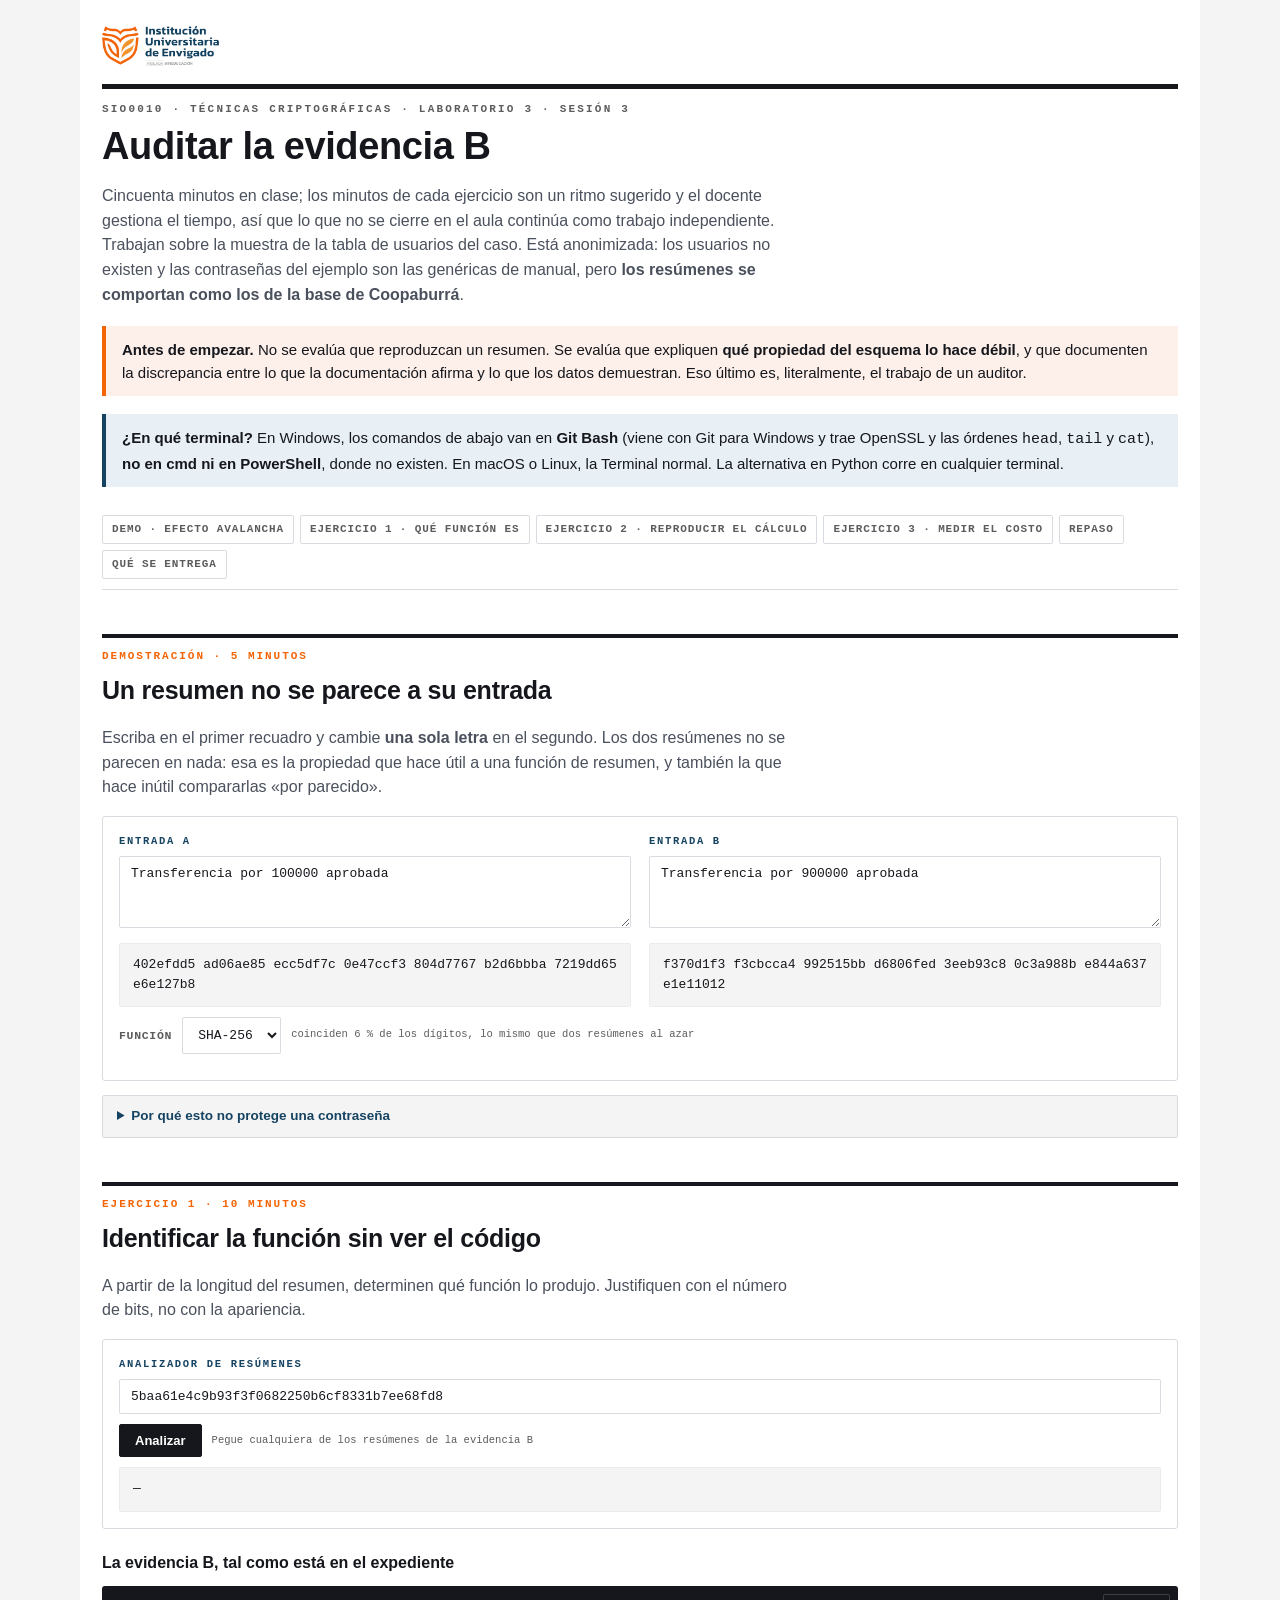
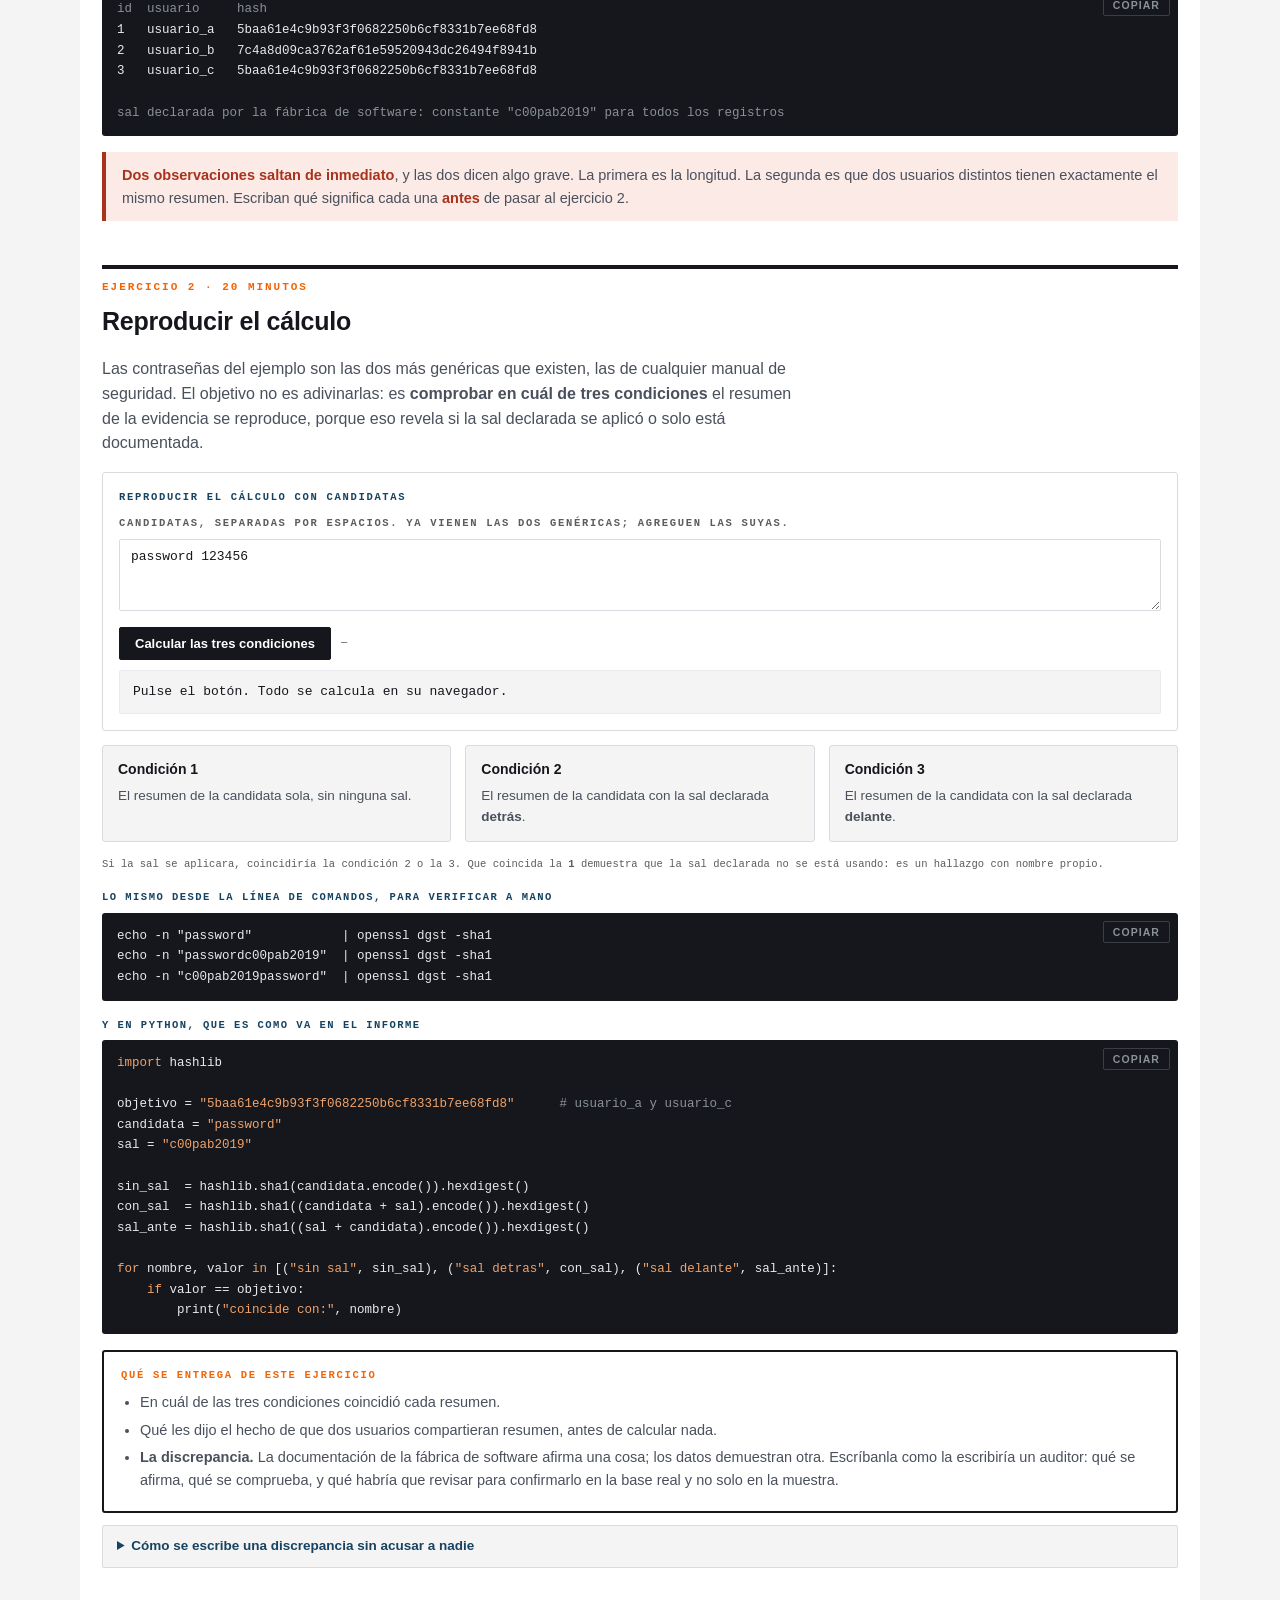
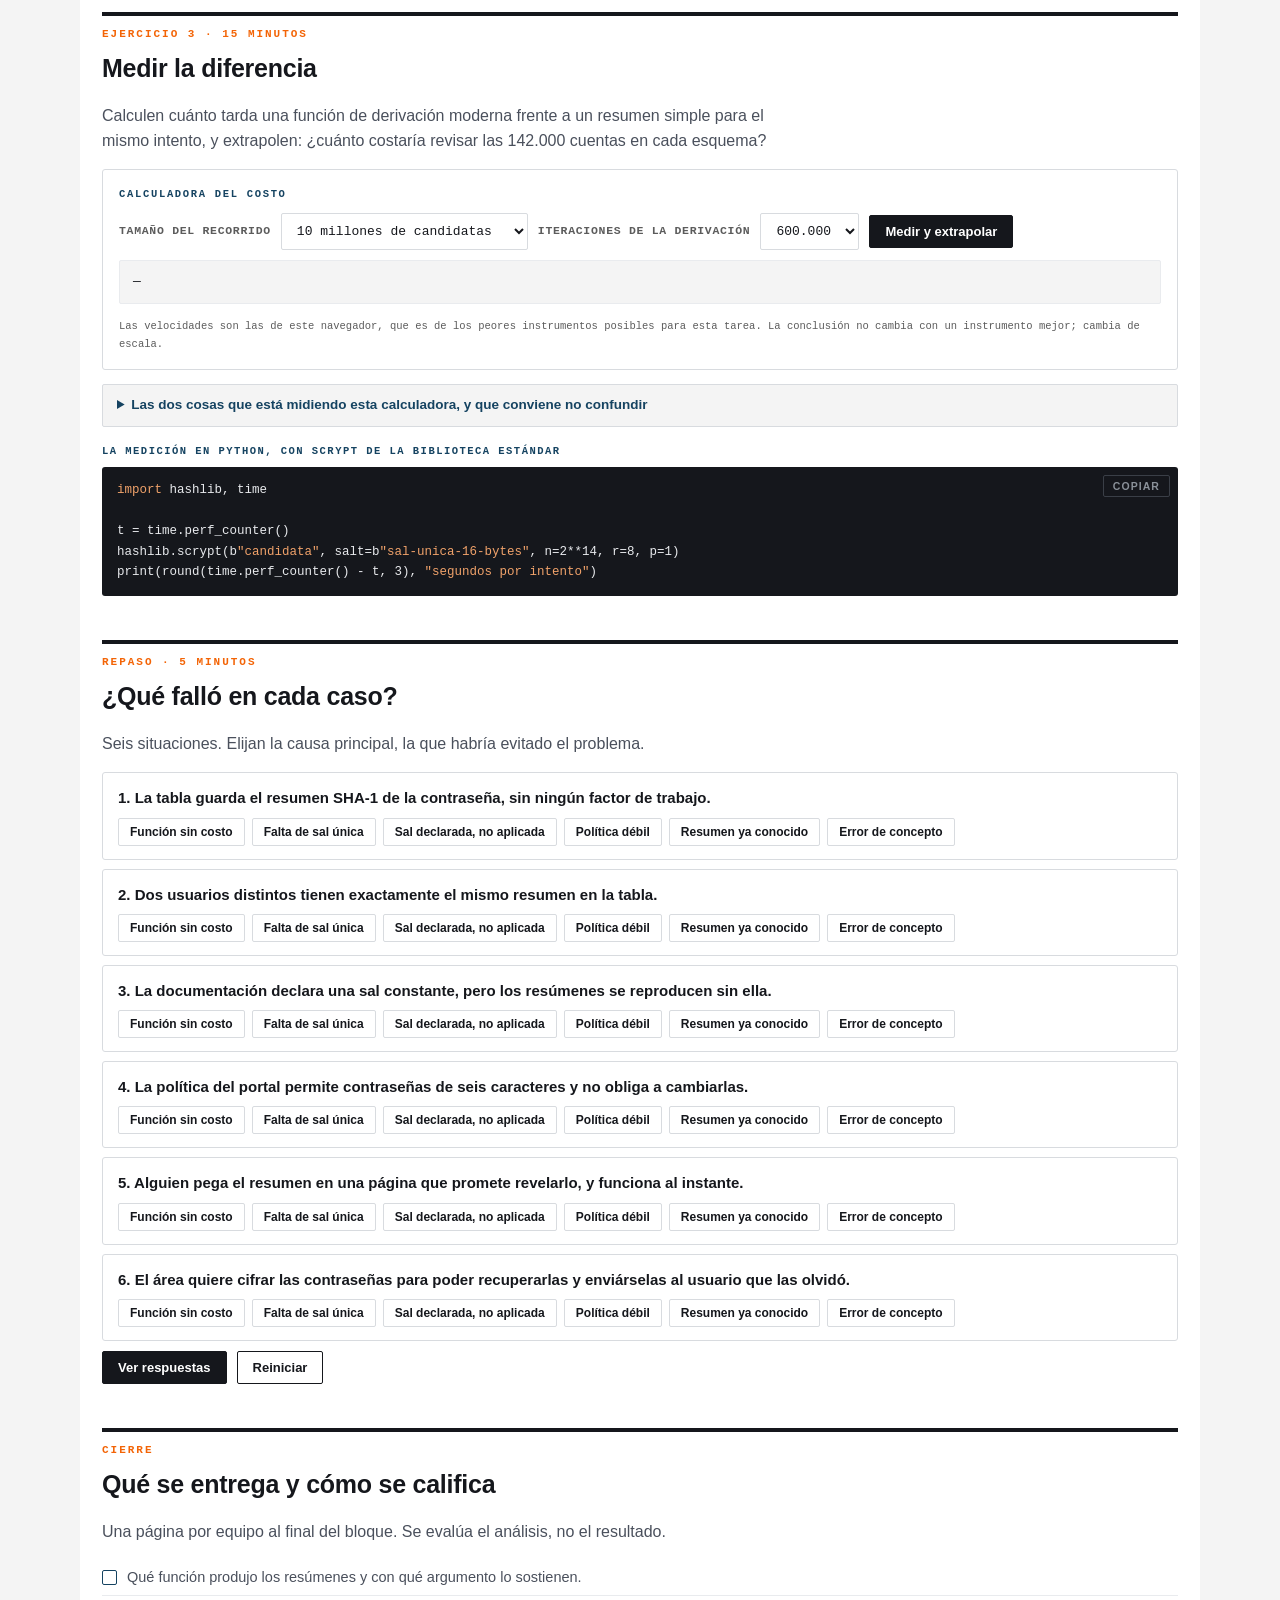
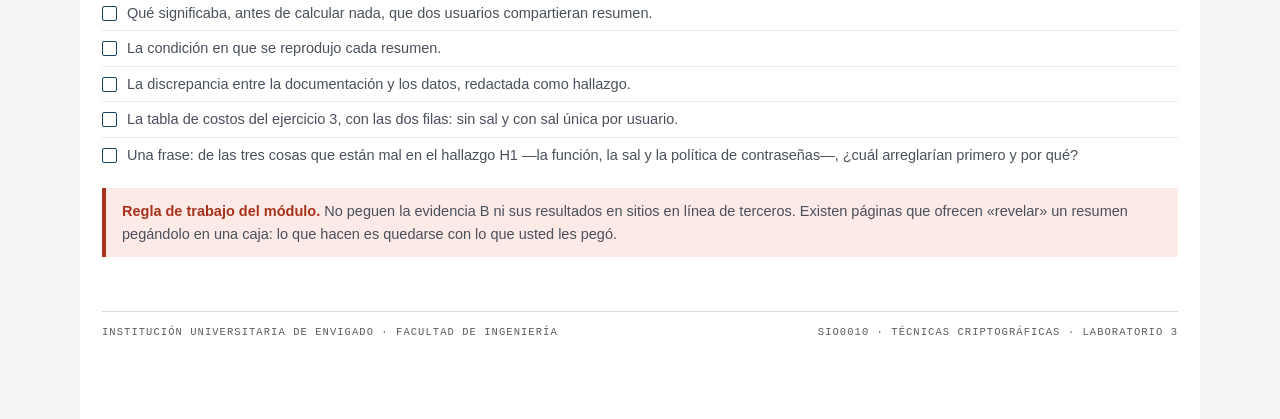
<file: laboratorios/Laboratorio-3-SIO0010.html>
<!DOCTYPE html>
<html lang="es">
<head>
<meta charset="utf-8">
<meta name="viewport" content="width=device-width, initial-scale=1">
<title>Laboratorio 3 · SIO0010 Técnicas Criptográficas</title>
<style>
/* Hoja común de los laboratorios de SIO0010. Misma identidad del laboratorio 1.
   Al final está la hoja de impresión: el PDF de cada laboratorio sale de este mismo archivo. */
:root{
  --naranja:#F36406; --naranja-lav:#FDEFE9; --azul:#154361; --azul-lav:#E9F0F5;
  --tinta:#15171C; --tinta-2:#4A505C; --gris:#5C5C5C; --papel:#FFFFFF; --papel-2:#F4F4F4;
  --linea:#D8DBDF; --linea-suave:#E9EBEE; --verde:#1B6B47; --verde-lav:#E1F0E8;
  --rojo:#A8321B; --rojo-lav:#FBEAE6;
  --mono:"Consolas","Cascadia Mono",ui-monospace,monospace;
  --sans:Arial,Helvetica,sans-serif; --titular:"Arial Black",Arial,sans-serif;
}
*{box-sizing:border-box}
body{margin:0;background:var(--papel-2);color:var(--tinta);font-family:var(--sans);font-size:15px;line-height:1.55}
.wrap{max-width:1120px;margin:0 auto;padding:0 22px 80px;background:var(--papel)}
header.top{padding:26px 0 0}
.marca{display:flex;align-items:center;gap:12px;margin-bottom:18px}
.marca img{height:40px;width:auto}
.regla{height:5px;background:var(--tinta);margin:0 0 12px}
.kicker{font-family:var(--mono);font-size:11px;font-weight:700;letter-spacing:.20em;text-transform:uppercase;color:var(--gris)}
h1{font-family:var(--titular);font-size:38px;line-height:1.1;margin:8px 0 14px;letter-spacing:-.01em}
.lead{font-size:16px;color:var(--tinta-2);max-width:78ch}
.aviso{border-left:4px solid var(--naranja);background:var(--naranja-lav);padding:12px 16px;margin:18px 0}
.aviso b{color:var(--tinta)}
.adv{border-left:4px solid var(--rojo);background:var(--rojo-lav);padding:12px 16px;margin:16px 0;font-size:14.5px;color:var(--tinta-2)}
.adv b{color:var(--rojo)}
section{margin-top:44px;scroll-margin-top:16px}
.sec-h{border-top:4px solid var(--tinta);padding-top:10px;margin-bottom:16px}
.sec-n{font-family:var(--mono);font-size:11px;font-weight:700;letter-spacing:.18em;text-transform:uppercase;color:var(--naranja)}
h2{font-family:var(--titular);font-size:25px;margin:6px 0 0;letter-spacing:-.01em}
h3{font-size:16px;margin:22px 0 8px}
.nav{position:sticky;top:0;background:var(--papel);border-bottom:1px solid var(--linea);padding:10px 0;z-index:9;display:flex;gap:6px;flex-wrap:wrap}
.nav a{font-family:var(--mono);font-size:11px;font-weight:700;letter-spacing:.08em;text-transform:uppercase;text-decoration:none;color:var(--gris);border:1px solid var(--linea);padding:5px 9px;border-radius:2px}
.nav a:hover{color:var(--naranja);border-color:var(--naranja)}
.panel{border:1px solid var(--linea);border-radius:3px;padding:16px;margin:14px 0;background:var(--papel)}
.et{font-family:var(--mono);font-size:10.5px;font-weight:700;letter-spacing:.16em;text-transform:uppercase;color:var(--azul);margin-bottom:7px}
textarea,input[type=text],input[type=number],select{width:100%;font-family:var(--mono);font-size:13px;padding:9px 11px;border:1px solid var(--linea);border-radius:2px;background:var(--papel);color:var(--tinta);resize:vertical}
textarea{min-height:72px}
.fila{display:flex;gap:10px;flex-wrap:wrap;align-items:center;margin:10px 0}
.fila label{font-family:var(--mono);font-size:11.5px;letter-spacing:.06em;text-transform:uppercase;color:var(--gris);font-weight:700}
button{font-family:var(--sans);font-size:13px;font-weight:700;padding:8px 15px;border:1px solid var(--tinta);background:var(--tinta);color:#fff;border-radius:2px;cursor:pointer}
button:hover{background:var(--naranja);border-color:var(--naranja)}
button.sec{background:transparent;color:var(--tinta)}
button.sec:hover{color:var(--naranja)}
button:disabled{opacity:.45;cursor:default}
input[type=range]{flex:1;min-width:190px;accent-color:var(--naranja)}
.sal{font-family:var(--mono);font-size:13px;background:var(--papel-2);border:1px solid var(--linea-suave);border-radius:2px;padding:11px 13px;white-space:pre-wrap;word-break:break-word;min-height:42px}
.dos{display:grid;grid-template-columns:1fr 1fr;gap:18px}
.tres{display:grid;grid-template-columns:repeat(3,1fr);gap:14px}
@media(max-width:820px){.dos,.tres{grid-template-columns:1fr}}
.imgs{display:flex;gap:22px;flex-wrap:wrap;align-items:flex-start;margin-top:8px}
.imgs figure{margin:0;text-align:center}
.imgs img{width:230px;height:230px;image-rendering:pixelated;border:1px solid var(--linea)}
.imgs figcaption{font-family:var(--mono);font-size:10px;font-weight:700;letter-spacing:.12em;text-transform:uppercase;color:var(--gris);margin-top:8px;line-height:1.5}
table{border-collapse:collapse;width:100%;font-size:13.5px;margin-top:8px}
th{text-align:left;font-family:var(--mono);font-size:10px;letter-spacing:.14em;text-transform:uppercase;color:#fff;background:var(--azul);padding:7px 9px;font-weight:700}
td{padding:6px 9px;border-bottom:1px solid var(--linea-suave);color:var(--tinta-2);vertical-align:top}
td b{color:var(--tinta)}
.leyenda{font-family:var(--mono);font-size:10.5px;color:var(--gris);margin-top:14px;line-height:1.7}
.ok{color:var(--verde);font-weight:700}
.mal{color:var(--naranja);font-weight:700}
.rojo{color:var(--rojo);font-weight:700}
details{border:1px solid var(--linea);border-radius:2px;padding:10px 14px;margin-top:12px;background:var(--papel-2)}
summary{cursor:pointer;font-weight:700;font-size:13.5px;color:var(--azul)}
details p{margin:9px 0 0;font-size:14px;color:var(--tinta-2)}
details p:first-of-type{margin-top:10px}

/* bloque de comandos con botón de copiar */
.cmd{position:relative;background:#15171C;border-radius:3px;padding:13px 15px;margin:11px 0;overflow-x:auto}
.cmd pre{margin:0;font-family:var(--mono);font-size:12.5px;line-height:1.65;color:#E8EAED;white-space:pre}
.cmd .c{color:#8A9199}
.cmd .n{color:#F0A26A}
.cmd .copiar{position:absolute;top:8px;right:8px;font-size:10.5px;letter-spacing:.1em;text-transform:uppercase;padding:4px 9px;background:transparent;color:#8A9199;border:1px solid #3A3F47}
.cmd .copiar:hover{color:#fff;background:transparent;border-color:#8A9199}
.cmd-t{font-family:var(--mono);font-size:10.5px;font-weight:700;letter-spacing:.14em;text-transform:uppercase;color:var(--azul);margin:16px 0 -4px}

/* pasos numerados */
ol.pasos{margin:12px 0 0;padding:0;list-style:none;counter-reset:pp}
ol.pasos li{counter-increment:pp;display:flex;gap:12px;padding:9px 0;border-bottom:1px solid var(--linea-suave)}
ol.pasos li:last-child{border-bottom:0}
ol.pasos li::before{content:counter(pp);flex:0 0 22px;height:22px;border-radius:50%;background:var(--azul);color:#fff;font-family:var(--mono);font-size:11px;font-weight:700;display:flex;align-items:center;justify-content:center;margin-top:2px}
ol.pasos li b{display:block;color:var(--tinta)}
ol.pasos li span{font-size:14.5px;color:var(--tinta-2)}

/* tarjetas */
.tarj{border:1px solid var(--linea);border-radius:3px;padding:13px 15px;background:var(--papel)}
.tarj.fill{background:var(--papel-2)}
.tarj.az{background:var(--azul-lav);border-color:#C6D5E0}
.tarj.na{background:var(--naranja-lav);border-color:#F5CFBF}
.tarj h4{margin:0 0 5px;font-size:14px}
.tarj p{margin:0;font-size:13.5px;color:var(--tinta-2)}

/* entregable */
.ent{border:2px solid var(--tinta);border-radius:3px;padding:15px 17px;margin-top:16px}
.ent .et{color:var(--naranja)}
.ent ul{margin:8px 0 0;padding-left:19px;font-size:14.5px;color:var(--tinta-2)}
.ent li{margin-bottom:5px}

/* casillas de verificación */
ul.chk{margin:10px 0 0;padding:0;list-style:none}
ul.chk li{display:flex;gap:10px;padding:6px 0;border-bottom:1px solid var(--linea-suave);font-size:14.5px;color:var(--tinta-2)}
ul.chk li:last-child{border-bottom:0}
ul.chk li::before{content:"";flex:0 0 13px;height:13px;border:1.5px solid var(--azul);border-radius:2px;margin-top:4px}

/* repaso */
.preg{border:1px solid var(--linea);border-radius:3px;padding:13px 15px;margin-bottom:9px}
.preg .q{font-weight:700;margin-bottom:8px}
.preg .ops{display:flex;gap:7px;flex-wrap:wrap}
.preg .ops button{font-size:12px;padding:6px 11px;background:transparent;color:var(--tinta);border-color:var(--linea)}
.preg .ops button.elegida{background:var(--azul);color:#fff;border-color:var(--azul)}
.preg .fb{margin-top:9px;font-size:13.5px;display:none}

footer{margin-top:54px;border-top:1px solid var(--linea);padding-top:12px;font-family:var(--mono);font-size:10.5px;letter-spacing:.1em;text-transform:uppercase;color:var(--gris);display:flex;justify-content:space-between;flex-wrap:wrap;gap:8px}

/* ───────────────────────── impresión ─────────────────────────
   El PDF de cada laboratorio se genera de este mismo archivo. */
@media print{
  @page{ size:A4; margin:15mm 14mm 14mm }
  body{background:#fff;font-size:10.2pt;line-height:1.45}
  .wrap{max-width:none;padding:0;background:#fff}
  .nav{display:none}
  button,input[type=range],.copiar{display:none!important}
  h1{font-size:25pt}
  h2{font-size:15pt}
  h3{font-size:11.5pt}
  .lead{font-size:10.6pt;max-width:none}
  section{margin-top:18pt;page-break-inside:auto}
  .sec-h{page-break-after:avoid}
  .panel,.tarj,.ent,.preg,.adv,.aviso,details,.cmd{page-break-inside:avoid}
  .cmd{background:#F4F4F4;border:.7pt solid var(--linea)}
  .cmd pre{color:#15171C;font-size:8.6pt}
  .cmd .c{color:#6A7078}
  .cmd .n{color:#A8321B}
  .sal{min-height:0;font-size:8.6pt}
  .inter .sal{display:none}
  .inter::after{content:"Panel interactivo · ábralo en el navegador para ejecutarlo";display:block;font-family:var(--mono);font-size:8.4pt;letter-spacing:.06em;color:var(--gris);border-top:.7pt solid var(--linea-suave);margin-top:8px;padding-top:7px}
  details{background:#fff}
  details summary{list-style:none;color:var(--azul)}
  details summary::-webkit-details-marker{display:none}
  table{font-size:9pt}
  th{padding:5px 7px;font-size:7.4pt}
  td{padding:4.5px 7px}
  .imgs img{width:150px;height:150px}
  footer{margin-top:20pt;font-size:8pt}
  a{color:inherit;text-decoration:none}
}

</style>
</head>
<body>
<script>
/* Utilidades comunes de los laboratorios de SIO0010.
   Todo ocurre en el navegador: no hay peticiones de red ni almacenamiento persistente. */

const $  = id => document.getElementById(id);
const $$ = sel => Array.prototype.slice.call(document.querySelectorAll(sel));

/* ---------- bytes, hexadecimal y texto ---------- */
const UTF8 = new TextEncoder();
const DEC  = new TextDecoder();

function bytes(txt){ return UTF8.encode(txt); }
function texto(buf){ return DEC.decode(buf instanceof ArrayBuffer ? new Uint8Array(buf) : buf); }
function hex(buf){
  const b = buf instanceof ArrayBuffer ? new Uint8Array(buf) : buf;
  return Array.prototype.map.call(b, v => v.toString(16).padStart(2, "0")).join("");
}
function desdeHex(s){
  s = (s || "").replace(/[^0-9a-fA-F]/g, "");
  const b = new Uint8Array(s.length >> 1);
  for (let i = 0; i < b.length; i++) b[i] = parseInt(s.substr(i * 2, 2), 16);
  return b;
}
function aleatorio(n){ const b = new Uint8Array(n); crypto.getRandomValues(b); return b; }
function bloques(h, n){ return (h.match(new RegExp(".{1," + (n * 2) + "}", "g")) || []).join(" "); }

/* ---------- copiar bloques de comandos ---------- */
function montarCopias(){
  $$(".cmd").forEach(function(caja){
    if (caja.querySelector(".copiar")) return;
    const b = document.createElement("button");
    b.className = "copiar"; b.type = "button"; b.textContent = "copiar";
    b.addEventListener("click", function(){
      const t = caja.querySelector("pre").innerText;
      const listo = function(){ b.textContent = "copiado"; setTimeout(function(){ b.textContent = "copiar"; }, 1400); };
      if (navigator.clipboard && navigator.clipboard.writeText) {
        navigator.clipboard.writeText(t).then(listo, function(){ manual(t, listo); });
      } else { manual(t, listo); }
    });
    caja.appendChild(b);
  });
  function manual(t, listo){          // sin permiso de portapapeles: selección manual
    const a = document.createElement("textarea");
    a.value = t; a.style.position = "fixed"; a.style.opacity = "0";
    document.body.appendChild(a); a.select();
    try { document.execCommand("copy"); listo(); } catch (e) {}
    document.body.removeChild(a);
  }
}

/* ---------- repaso de opción múltiple ----------
   preguntas: [[enunciado, respuesta, explicación], ...]   ·   opciones: ["A", "B", ...] */
function montarQuiz(cont, preguntas, opciones, idVer, idReset, idMarca){
  const caja = $(cont);
  const elegido = {};

  function pinta(){
    caja.innerHTML = "";
    preguntas.forEach(function(p, i){
      const d = document.createElement("div"); d.className = "preg";
      const q = document.createElement("div"); q.className = "q"; q.textContent = (i + 1) + ". " + p[0];
      const ops = document.createElement("div"); ops.className = "ops";
      opciones.forEach(function(o){
        const b = document.createElement("button"); b.type = "button"; b.textContent = o;
        if (elegido[i] === o) b.className = "elegida";
        b.addEventListener("click", function(){ elegido[i] = o; pinta(); marca(); });
        ops.appendChild(b);
      });
      const fb = document.createElement("div"); fb.className = "fb"; fb.id = cont + "-fb" + i;
      d.appendChild(q); d.appendChild(ops); d.appendChild(fb);
      caja.appendChild(d);
    });
  }
  function marca(){
    const n = Object.keys(elegido).length;
    if (idMarca) $(idMarca).textContent = n ? n + " de " + preguntas.length + " respondidas" : "";
  }
  function ver(){
    preguntas.forEach(function(p, i){
      const fb = $(cont + "-fb" + i);
      const bien = elegido[i] === p[1];
      fb.style.display = "block";
      fb.innerHTML = '<span class="' + (bien ? "ok" : "mal") + '">' + (bien ? "Correcto" : "Respuesta: " + p[1]) +
                     '</span> · <span style="color:var(--tinta-2)">' + p[2] + "</span>";
    });
  }
  function reinicia(){ for (const k in elegido) delete elegido[k]; pinta(); marca(); }

  if (idVer)   $(idVer).addEventListener("click", ver);
  if (idReset) $(idReset).addEventListener("click", reinicia);
  pinta();
}

/* ---------- cronómetro ---------- */
async function cronometra(fn){
  const t = performance.now();
  const r = await fn();
  return { ms: performance.now() - t, r: r };
}
function ms(v){ return v >= 1000 ? (v / 1000).toFixed(2) + " s" : v.toFixed(1) + " ms"; }

/* ---------- impresión: los desplegables salen abiertos ---------- */
function abreTodo(){ $$("details").forEach(function(d){ d.open = true; }); }
window.addEventListener("beforeprint", abreTodo);
if (window.matchMedia) {
  const mq = window.matchMedia("print");
  if (mq.addEventListener) mq.addEventListener("change", function(e){ if (e.matches) abreTodo(); });
}

document.addEventListener("DOMContentLoaded", montarCopias);

</script>
<div class="wrap">
<header class="top">
  <div class="marca"><img src="[data-uri]" alt="Institución Universitaria de Envigado"></div>
  <div class="regla"></div>
  <div class="kicker">SIO0010 · Técnicas Criptográficas · Laboratorio 3 · Sesión 3</div>
  <h1>Auditar la evidencia B</h1>
  <p class="lead">Cincuenta minutos en clase; los minutos de cada ejercicio son un ritmo sugerido y el docente gestiona el tiempo, así que lo que no se cierre en el aula continúa como trabajo independiente. Trabajan sobre la muestra de la tabla de usuarios del caso. Está anonimizada: los usuarios no existen y las contraseñas del ejemplo son las genéricas de manual, pero <b>los resúmenes se comportan como los de la base de Coopaburrá</b>.</p>
  <div class="aviso"><b>Antes de empezar.</b> No se evalúa que reproduzcan un resumen. Se evalúa que expliquen <b>qué propiedad del esquema lo hace débil</b>, y que documenten la discrepancia entre lo que la documentación afirma y lo que los datos demuestran. Eso último es, literalmente, el trabajo de un auditor.</div>
  <div class="aviso" style="border-left-color:var(--azul);background:var(--azul-lav)"><b>¿En qué terminal?</b> En Windows, los comandos de abajo van en <b>Git Bash</b> (viene con Git para Windows y trae OpenSSL y las órdenes <code>head</code>, <code>tail</code> y <code>cat</code>), <b>no en cmd ni en PowerShell</b>, donde no existen. En macOS o Linux, la Terminal normal. La alternativa en Python corre en cualquier terminal.</div>
</header>

<nav class="nav">
  <a href="#d1">Demo · Efecto avalancha</a>
  <a href="#e1">Ejercicio 1 · Qué función es</a>
  <a href="#e2">Ejercicio 2 · Reproducir el cálculo</a>
  <a href="#e3">Ejercicio 3 · Medir el costo</a>
  <a href="#e4">Repaso</a>
  <a href="#ent">Qué se entrega</a>
</nav>

<!-- ───────────── DEMO ───────────── -->
<section id="d1">
  <div class="sec-h"><div class="sec-n">Demostración · 5 minutos</div><h2>Un resumen no se parece a su entrada</h2></div>
  <p class="lead">Escriba en el primer recuadro y cambie <b>una sola letra</b> en el segundo. Los dos resúmenes no se parecen en nada: esa es la propiedad que hace útil a una función de resumen, y también la que hace inútil compararlas «por parecido».</p>
  <div class="panel inter">
    <div class="dos">
      <div><div class="et">Entrada A</div><textarea id="d1a" spellcheck="false">Transferencia por 100000 aprobada</textarea><div class="sal" id="d1ha" style="margin-top:8px">—</div></div>
      <div><div class="et">Entrada B</div><textarea id="d1b" spellcheck="false">Transferencia por 900000 aprobada</textarea><div class="sal" id="d1hb" style="margin-top:8px">—</div></div>
    </div>
    <div class="fila"><label for="d1f">Función</label>
      <select id="d1f" style="width:auto"><option>SHA-256</option><option>SHA-1</option><option>SHA-384</option><option>SHA-512</option></select>
      <span class="leyenda" style="margin:0" id="d1d">—</span>
    </div>
  </div>
  <details><summary>Por qué esto no protege una contraseña</summary>
    <p>Que el resumen cambie por completo con un solo bit no protege una contraseña. Quien quiera averiguarla no intenta parecerse: <b>reproduce el cálculo</b> con una candidata y compara. La única defensa real es que cada intento cueste tiempo, y eso no lo da la función de resumen: lo da el factor de trabajo de una función de derivación, que es el ejercicio 3.</p>
    <p>La segunda defensa es que el resultado de un intento no sirva para dos cuentas. Eso lo da <b>una sal distinta por usuario</b>. Una sal constante para toda la base —como la que declara la documentación de Coopaburrá— no aporta eso: solo obliga a rehacer el cálculo una vez más, con esa sal.</p>
  </details>
</section>

<!-- ───────────── EJERCICIO 1 ───────────── -->
<section id="e1">
  <div class="sec-h"><div class="sec-n">Ejercicio 1 · 10 minutos</div><h2>Identificar la función sin ver el código</h2></div>
  <p class="lead">A partir de la longitud del resumen, determinen qué función lo produjo. Justifiquen con el número de bits, no con la apariencia.</p>

  <div class="panel inter">
    <div class="et">Analizador de resúmenes</div>
    <input type="text" id="e1h" value="5baa61e4c9b93f3f0682250b6cf8331b7ee68fd8" spellcheck="false">
    <div class="fila"><button id="e1go">Analizar</button><span class="leyenda" style="margin:0">Pegue cualquiera de los resúmenes de la evidencia B</span></div>
    <div class="sal" id="e1s">—</div>
  </div>

  <h3>La evidencia B, tal como está en el expediente</h3>
  <div class="cmd"><pre><span class="c">id  usuario     hash</span>
1   usuario_a   5baa61e4c9b93f3f0682250b6cf8331b7ee68fd8
2   usuario_b   7c4a8d09ca3762af61e59520943dc26494f8941b
3   usuario_c   5baa61e4c9b93f3f0682250b6cf8331b7ee68fd8

<span class="c">sal declarada por la fábrica de software: constante "c00pab2019" para todos los registros</span></pre></div>

  <div class="adv"><b>Dos observaciones saltan de inmediato</b>, y las dos dicen algo grave. La primera es la longitud. La segunda es que dos usuarios distintos tienen exactamente el mismo resumen. Escriban qué significa cada una <b>antes</b> de pasar al ejercicio 2.</div>
</section>

<!-- ───────────── EJERCICIO 2 ───────────── -->
<section id="e2">
  <div class="sec-h"><div class="sec-n">Ejercicio 2 · 20 minutos</div><h2>Reproducir el cálculo</h2></div>
  <p class="lead">Las contraseñas del ejemplo son las dos más genéricas que existen, las de cualquier manual de seguridad. El objetivo no es adivinarlas: es <b>comprobar en cuál de tres condiciones</b> el resumen de la evidencia se reproduce, porque eso revela si la sal declarada se aplicó o solo está documentada.</p>

  <div class="panel inter">
    <div class="et">Reproducir el cálculo con candidatas</div>
    <div class="et" style="margin-top:10px;color:var(--gris)">Candidatas, separadas por espacios. Ya vienen las dos genéricas; agreguen las suyas.</div>
    <textarea id="e2cand" spellcheck="false">password 123456</textarea>
    <div class="fila">
      <button id="e2go">Calcular las tres condiciones</button>
      <span class="leyenda" style="margin:0" id="e2n">—</span>
    </div>
    <div class="sal" id="e2s">Pulse el botón. Todo se calcula en su navegador.</div>
  </div>

  <div class="tres" style="margin-top:14px">
    <div class="tarj fill"><h4>Condición 1</h4><p>El resumen de la candidata sola, sin ninguna sal.</p></div>
    <div class="tarj fill"><h4>Condición 2</h4><p>El resumen de la candidata con la sal declarada <b>detrás</b>.</p></div>
    <div class="tarj fill"><h4>Condición 3</h4><p>El resumen de la candidata con la sal declarada <b>delante</b>.</p></div>
  </div>
  <div class="leyenda">Si la sal se aplicara, coincidiría la condición 2 o la 3. Que coincida la <b>1</b> demuestra que la sal declarada no se está usando: es un hallazgo con nombre propio.</div>

  <div class="cmd-t">Lo mismo desde la línea de comandos, para verificar a mano</div>
  <div class="cmd"><pre>echo -n "password"            | openssl dgst -sha1
echo -n "passwordc00pab2019"  | openssl dgst -sha1
echo -n "c00pab2019password"  | openssl dgst -sha1</pre></div>

  <div class="cmd-t">Y en Python, que es como va en el informe</div>
  <div class="cmd"><pre><span class="n">import</span> hashlib

objetivo = <span class="n">"5baa61e4c9b93f3f0682250b6cf8331b7ee68fd8"</span>      <span class="c"># usuario_a y usuario_c</span>
candidata = <span class="n">"password"</span>
sal = <span class="n">"c00pab2019"</span>

sin_sal  = hashlib.sha1(candidata.encode()).hexdigest()
con_sal  = hashlib.sha1((candidata + sal).encode()).hexdigest()
sal_ante = hashlib.sha1((sal + candidata).encode()).hexdigest()

<span class="n">for</span> nombre, valor <span class="n">in</span> [(<span class="n">"sin sal"</span>, sin_sal), (<span class="n">"sal detras"</span>, con_sal), (<span class="n">"sal delante"</span>, sal_ante)]:
    <span class="n">if</span> valor == objetivo:
        print(<span class="n">"coincide con:"</span>, nombre)</pre></div>

  <div class="ent">
    <div class="et">Qué se entrega de este ejercicio</div>
    <ul>
      <li>En cuál de las tres condiciones coincidió cada resumen.</li>
      <li>Qué les dijo el hecho de que dos usuarios compartieran resumen, antes de calcular nada.</li>
      <li><b>La discrepancia.</b> La documentación de la fábrica de software afirma una cosa; los datos demuestran otra. Escríbanla como la escribiría un auditor: qué se afirma, qué se comprueba, y qué habría que revisar para confirmarlo en la base real y no solo en la muestra.</li>
    </ul>
  </div>

  <details><summary>Cómo se escribe una discrepancia sin acusar a nadie</summary>
    <p>Un hallazgo de auditoría no dice «mintieron». Dice qué afirma la fuente, qué muestra la evidencia y qué falta por verificar. Por ejemplo: <i>«La documentación del proveedor declara una sal constante aplicada a todos los registros. Sobre la muestra entregada, los resúmenes se reproducen sin sal. No es posible determinar con esta muestra si la sal se omite en toda la base o solo en estos registros; se requiere revisar el código de registro y de cambio de contraseña.»</i></p>
    <p>Esa última frase —lo que falta por verificar— es la que separa un informe utilizable de una acusación.</p>
  </details>
</section>

<!-- ───────────── EJERCICIO 3 ───────────── -->
<section id="e3">
  <div class="sec-h"><div class="sec-n">Ejercicio 3 · 15 minutos</div><h2>Medir la diferencia</h2></div>
  <p class="lead">Calculen cuánto tarda una función de derivación moderna frente a un resumen simple para el mismo intento, y extrapolen: ¿cuánto costaría revisar las 142.000 cuentas en cada esquema?</p>

  <div class="panel inter">
    <div class="et">Calculadora del costo</div>
    <div class="fila">
      <label for="e3n">Tamaño del recorrido</label>
      <select id="e3n" style="width:auto">
        <option value="1000000">1 millón de candidatas</option>
        <option value="10000000" selected>10 millones de candidatas</option>
        <option value="100000000">100 millones de candidatas</option>
      </select>
      <label for="e3i">Iteraciones de la derivación</label>
      <select id="e3i" style="width:auto">
        <option value="1000">1.000</option>
        <option value="100000">100.000</option>
        <option value="600000" selected>600.000</option>
      </select>
      <button id="e3go">Medir y extrapolar</button>
    </div>
    <div class="sal" id="e3s">—</div>
    <div class="leyenda">Las velocidades son las de este navegador, que es de los peores instrumentos posibles para esta tarea. La conclusión no cambia con un instrumento mejor; cambia de escala.</div>
  </div>

  <details><summary>Las dos cosas que está midiendo esta calculadora, y que conviene no confundir</summary>
    <p><b>El factor de trabajo</b> decide cuánto cuesta cada intento. Un resumen simple está diseñado para ser rápido —es lo que se le pide a un resumen— y por eso es pésimo para guardar contraseñas. Una función de derivación está diseñada para ser lenta a propósito, y esa lentitud es la defensa.</p>
    <p><b>La sal única por usuario</b> decide cuántas veces hay que pagar ese costo. Sin sal, o con una sal constante, el recorrido se hace <b>una sola vez</b> y sirve para las 142.000 cuentas a la vez. Con una sal distinta por usuario, hay que repetir el recorrido entero <b>una vez por cuenta</b>. Ese factor de 142.000 no lo aporta el algoritmo: lo aporta el diseño.</p>
  </details>

  <div class="cmd-t">La medición en Python, con scrypt de la biblioteca estándar</div>
  <div class="cmd"><pre><span class="n">import</span> hashlib, time

t = time.perf_counter()
hashlib.scrypt(b<span class="n">"candidata"</span>, salt=b<span class="n">"sal-unica-16-bytes"</span>, n=2**14, r=8, p=1)
print(round(time.perf_counter() - t, 3), <span class="n">"segundos por intento"</span>)</pre></div>
</section>

<!-- ───────────── REPASO ───────────── -->
<section id="e4">
  <div class="sec-h"><div class="sec-n">Repaso · 5 minutos</div><h2>¿Qué falló en cada caso?</h2></div>
  <p class="lead">Seis situaciones. Elijan la causa principal, la que habría evitado el problema.</p>
  <div id="quiz"></div>
  <div class="fila"><button id="qver">Ver respuestas</button><button class="sec" id="qreset">Reiniciar</button><span id="qmarca" class="leyenda" style="margin:0"></span></div>
</section>

<!-- ───────────── ENTREGA ───────────── -->
<section id="ent">
  <div class="sec-h"><div class="sec-n">Cierre</div><h2>Qué se entrega y cómo se califica</h2></div>
  <p class="lead">Una página por equipo al final del bloque. Se evalúa el análisis, no el resultado.</p>
  <ul class="chk">
    <li>Qué función produjo los resúmenes y con qué argumento lo sostienen.</li>
    <li>Qué significaba, antes de calcular nada, que dos usuarios compartieran resumen.</li>
    <li>La condición en que se reprodujo cada resumen.</li>
    <li>La discrepancia entre la documentación y los datos, redactada como hallazgo.</li>
    <li>La tabla de costos del ejercicio 3, con las dos filas: sin sal y con sal única por usuario.</li>
    <li>Una frase: de las tres cosas que están mal en el hallazgo H1 —la función, la sal y la política de contraseñas—, ¿cuál arreglarían primero y por qué?</li>
  </ul>
  <div class="adv"><b>Regla de trabajo del módulo.</b> No peguen la evidencia B ni sus resultados en sitios en línea de terceros. Existen páginas que ofrecen «revelar» un resumen pegándolo en una caja: lo que hacen es quedarse con lo que usted les pegó.</div>
</section>

<footer>
  <span>Institución Universitaria de Envigado · Facultad de Ingeniería</span>
  <span>SIO0010 · Técnicas Criptográficas · Laboratorio 3</span>
</footer>
</div>

<script>
/* ═════════ Datos del caso ═════════ */
const EVID = {
  "5baa61e4c9b93f3f0682250b6cf8331b7ee68fd8": "usuario_a y usuario_c",
  "7c4a8d09ca3762af61e59520943dc26494f8941b": "usuario_b"
};
const SAL = "c00pab2019";

async function sha(nombre, txt){
  const b = await crypto.subtle.digest(nombre, bytes(txt));
  return hex(b);
}

/* ═════════ Demostración · efecto avalancha ═════════ */
async function pintaD1(){
  const f = $("d1f").value;
  const ha = await sha(f, $("d1a").value), hb = await sha(f, $("d1b").value);
  $("d1ha").textContent = bloques(ha, 4);
  $("d1hb").textContent = bloques(hb, 4);
  let iguales = 0;
  for (let i = 0; i < Math.min(ha.length, hb.length); i++) if (ha[i] === hb[i]) iguales++;
  const pct = Math.round(100 * iguales / ha.length);
  $("d1d").textContent = "coinciden " + pct + " % de los dígitos, lo mismo que dos resúmenes al azar";
}
["d1a", "d1b", "d1f"].forEach(id => $(id).addEventListener("input", pintaD1));
pintaD1();

/* ═════════ Ejercicio 1 · identificar por longitud ═════════ */
const PORBITS = { 128: "MD5 (128 bits) — roto, no debería aparecer nunca",
                  160: "SHA-1 (160 bits) — obsoleto para contraseñas",
                  224: "SHA-224", 256: "SHA-256", 384: "SHA-384", 512: "SHA-512" };
$("e1go").addEventListener("click", function(){
  const h = $("e1h").value.replace(/[^0-9a-fA-F]/g, "");
  const bits = h.length * 4;
  const cual = PORBITS[bits];
  $("e1s").textContent =
    "dígitos hexadecimales : " + h.length + "\n" +
    "bits                  : " + bits + "\n" +
    "función más probable  : " + (cual || "longitud no estándar") + "\n\n" +
    (bits === 160
      ? "160 bits es SHA-1. Para un resumen de contraseñas es una mala elección:\nes rápido de calcular y no lleva factor de trabajo."
      : "Compare con los otros resúmenes de la evidencia: si todos miden lo mismo,\ntodos salieron de la misma función.");
});

/* ═════════ Ejercicio 2 · reproducir el cálculo ═════════ */
$("e2go").addEventListener("click", async function(){
  const cand = ($("e2cand").value.match(/\S+/g) || []);
  if (!cand.length){ $("e2s").textContent = "Escriba al menos una candidata."; return; }
  const lineas = [];
  let hallazgos = 0;
  for (const c of cand){
    const c1 = await sha("SHA-1", c);
    const c2 = await sha("SHA-1", c + SAL);
    const c3 = await sha("SHA-1", SAL + c);
    const marca = h => EVID[h] ? "  ← coincide con " + EVID[h] : "";
    if (EVID[c1] || EVID[c2] || EVID[c3]) hallazgos++;
    lineas.push('"' + c + '"');
    lineas.push("  1 · sin sal      " + c1 + marca(c1));
    lineas.push("  2 · sal detras   " + c2 + marca(c2));
    lineas.push("  3 · sal delante  " + c3 + marca(c3));
    lineas.push("");
  }
  lineas.push(hallazgos
    ? "Las coincidencias caen en la CONDICIÓN 1: la sal declarada no se aplicó."
    : "Ninguna candidata coincidió. Agregue otras y vuelva a intentar.");
  $("e2s").textContent = lineas.join("\n");
  $("e2n").textContent = cand.length + " candidata(s) · 3 condiciones";
});

/* ═════════ Ejercicio 3 · costo del recorrido ═════════ */
async function velocidadSHA1(){
  const muestra = "candidata-de-prueba";
  const t = performance.now();
  const N = 2000;
  for (let i = 0; i < N; i++) await crypto.subtle.digest("SHA-1", bytes(muestra + i));
  return N / ((performance.now() - t) / 1000);       // intentos por segundo
}
async function costoDerivacion(iter){
  const base = await crypto.subtle.importKey("raw", bytes("candidata"), "PBKDF2", false, ["deriveBits"]);
  const t = performance.now();
  await crypto.subtle.deriveBits({ name: "PBKDF2", salt: bytes("sal"), iterations: iter, hash: "SHA-256" }, base, 256);
  return performance.now() - t;                       // ms por intento
}
function duracion(seg){
  if (seg < 60) return seg.toFixed(1) + " s";
  if (seg < 3600) return (seg / 60).toFixed(1) + " min";
  if (seg < 86400) return (seg / 3600).toFixed(1) + " h";
  if (seg < 31557600) return (seg / 86400).toFixed(1) + " días";
  return (seg / 31557600).toFixed(1) + " años";
}
$("e3go").addEventListener("click", async function(){
  const N = parseInt($("e3n").value, 10), iter = parseInt($("e3i").value, 10);
  $("e3s").textContent = "midiendo la velocidad de este navegador…";
  const vSimple = await velocidadSHA1();
  const msDeriv = await costoDerivacion(iter);
  const vDeriv = 1000 / msDeriv;
  const cuentas = 142000;
  $("e3s").textContent =
    "velocidad medida en este navegador\n" +
    "  resumen SHA-1 simple : " + Math.round(vSimple).toLocaleString("es-CO") + " intentos/s\n" +
    "  derivación " + iter.toLocaleString("es-CO") + " it. : " + vDeriv.toFixed(1) + " intentos/s\n\n" +
    "recorrer " + N.toLocaleString("es-CO") + " candidatas UNA vez\n" +
    "  con SHA-1 simple     : " + duracion(N / vSimple) + "\n" +
    "  con la derivación    : " + duracion(N / vDeriv) + "\n\n" +
    "y ahora la sal: sin sal única, ese recorrido sirve para las " + cuentas.toLocaleString("es-CO") + " cuentas a la vez.\n" +
    "con sal única por usuario, hay que repetirlo una vez por cuenta:\n" +
    "  SHA-1 simple × " + cuentas.toLocaleString("es-CO") + " cuentas : " + duracion(N / vSimple * cuentas) + "\n" +
    "  derivación × " + cuentas.toLocaleString("es-CO") + " cuentas   : " + duracion(N / vDeriv * cuentas);
});

/* ═════════ Repaso ═════════ */
montarQuiz("quiz", [
 ["La tabla guarda el resumen SHA-1 de la contraseña, sin ningún factor de trabajo.",
  "Función sin costo", "SHA-1 es rápido por diseño. Para contraseñas hay que usar una función de derivación lenta: bcrypt, scrypt o Argon2."],
 ["Dos usuarios distintos tienen exactamente el mismo resumen en la tabla.",
  "Falta de sal única", "Con una sal distinta por usuario, dos contraseñas iguales darían resúmenes distintos. Que coincidan delata que la sal no es única, o que no hay."],
 ["La documentación declara una sal constante, pero los resúmenes se reproducen sin ella.",
  "Sal declarada, no aplicada", "Es el hallazgo de auditoría: lo documentado y lo implementado no coinciden. Se reporta como discrepancia, no como acusación."],
 ["La política del portal permite contraseñas de seis caracteres y no obliga a cambiarlas.",
  "Política débil", "Ninguna función de derivación compensa una contraseña de seis caracteres. La política es la primera línea, y aquí no existe."],
 ["Alguien pega el resumen en una página que promete revelarlo, y funciona al instante.",
  "Resumen ya conocido", "Esas páginas no descifran: buscan en una tabla de resúmenes ya calculados. Contra un resumen sin sal de una contraseña común, la respuesta es inmediata."],
 ["El área quiere cifrar las contraseñas para poder recuperarlas y enviárselas al usuario que las olvidó.",
  "Error de concepto", "Las contraseñas no se cifran para recuperarlas: se resumen con derivación, y lo que se recupera es el acceso mediante un restablecimiento. Si el sistema puede devolver la contraseña, alguien más también."]
], ["Función sin costo", "Falta de sal única", "Sal declarada, no aplicada", "Política débil", "Resumen ya conocido", "Error de concepto"], "qver", "qreset", "qmarca");
</script>

</body>
</html>
</file>
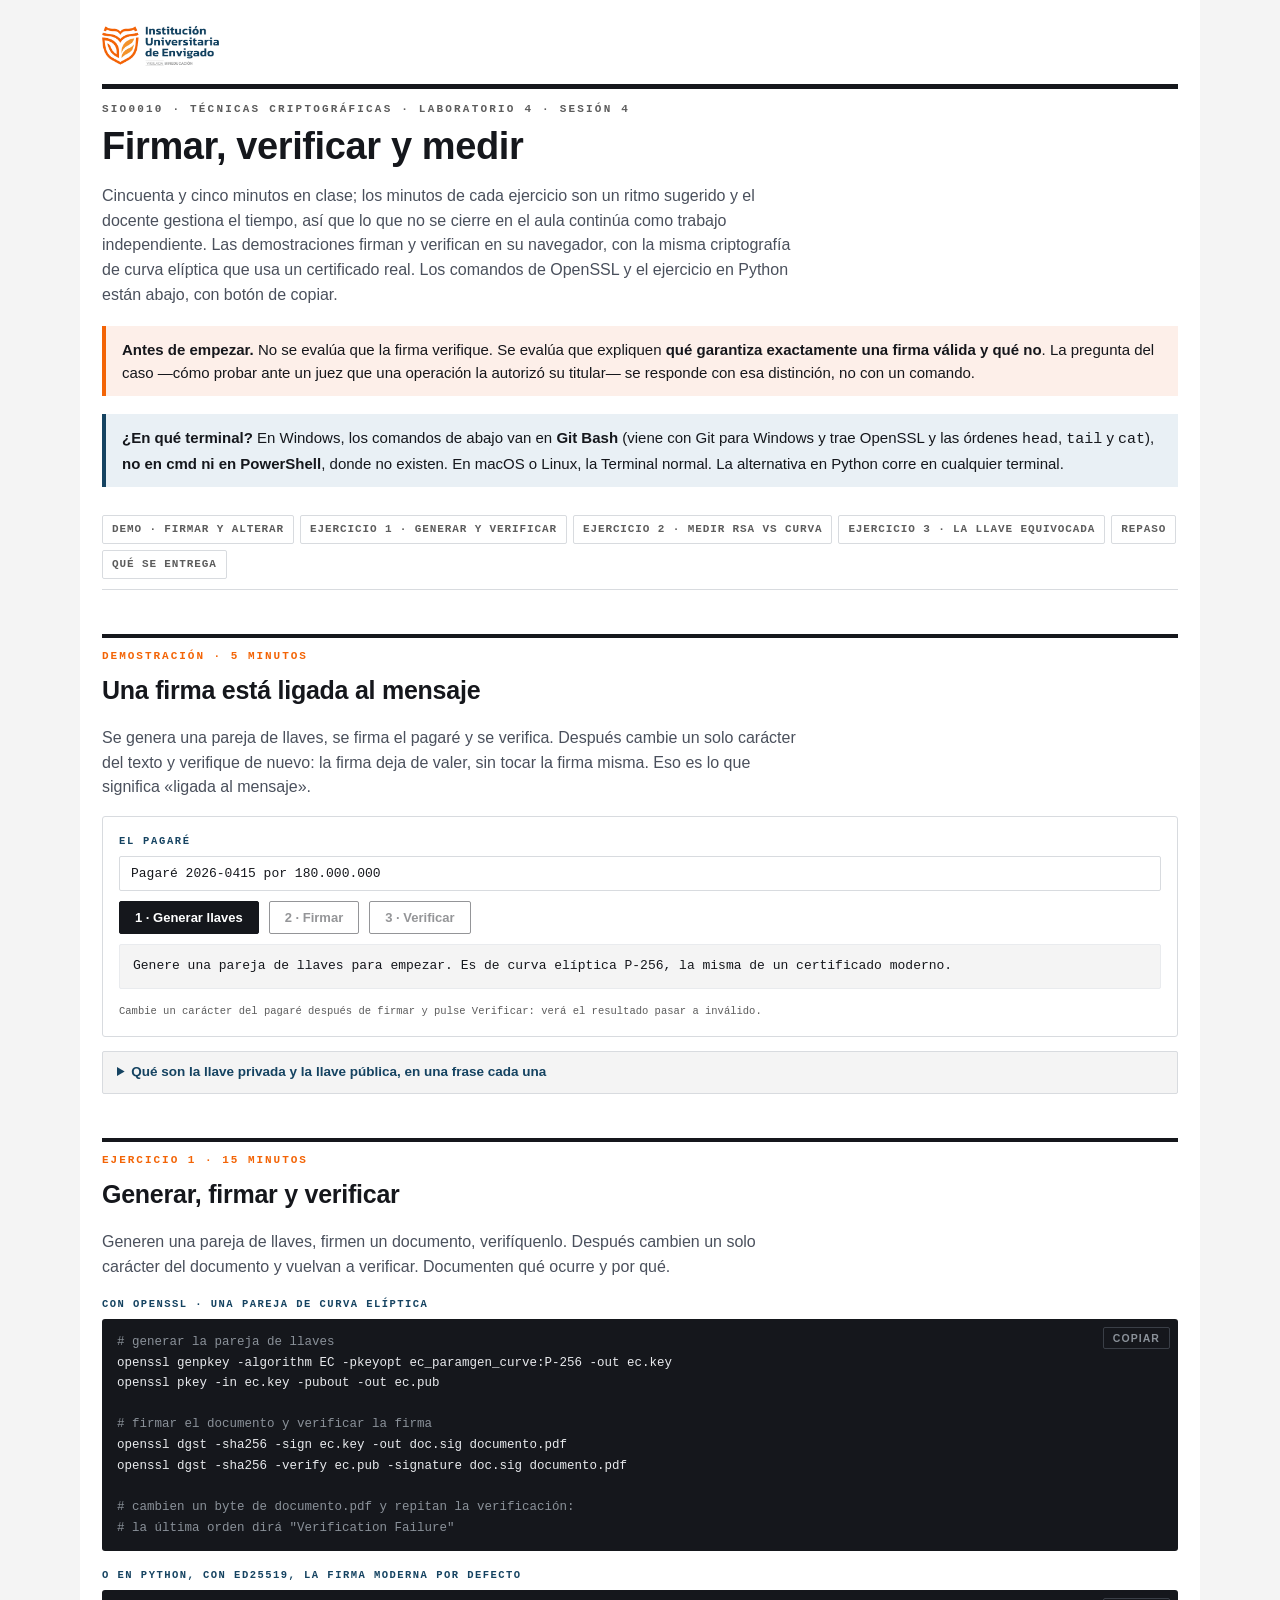
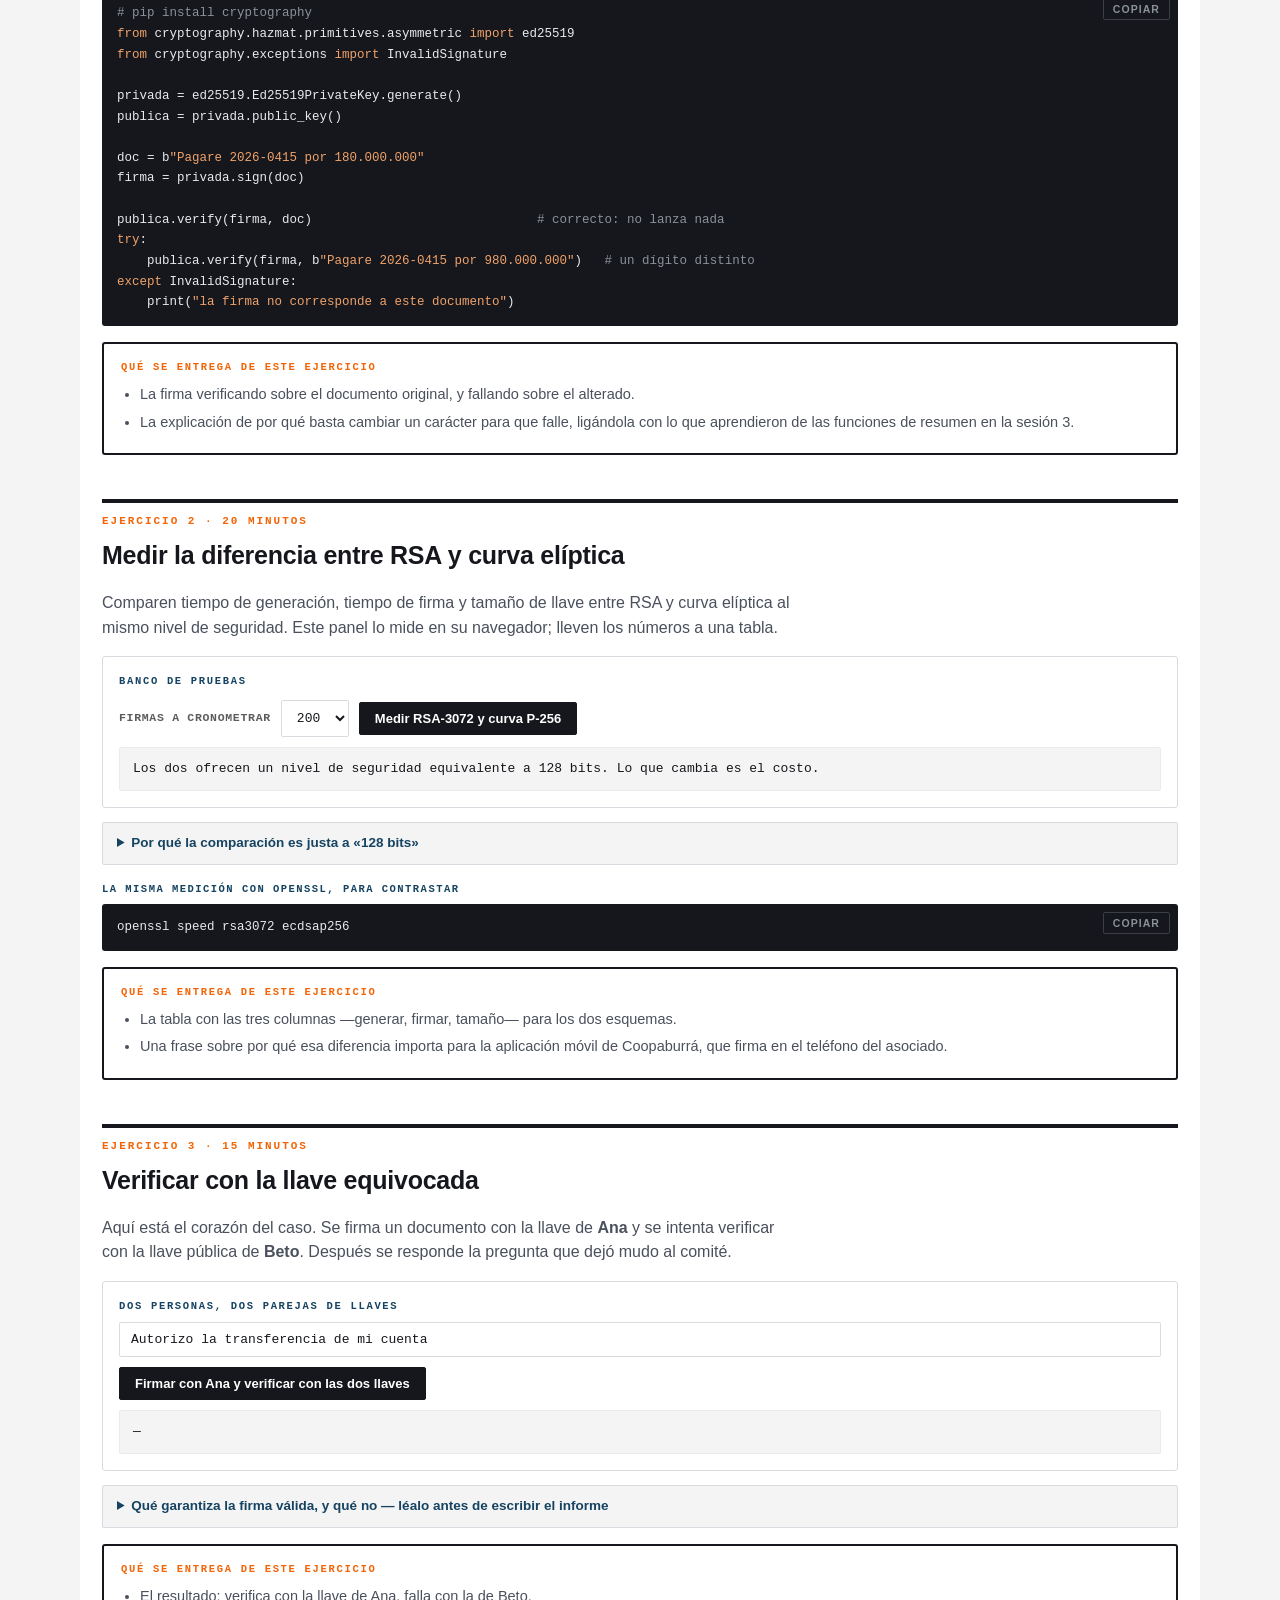
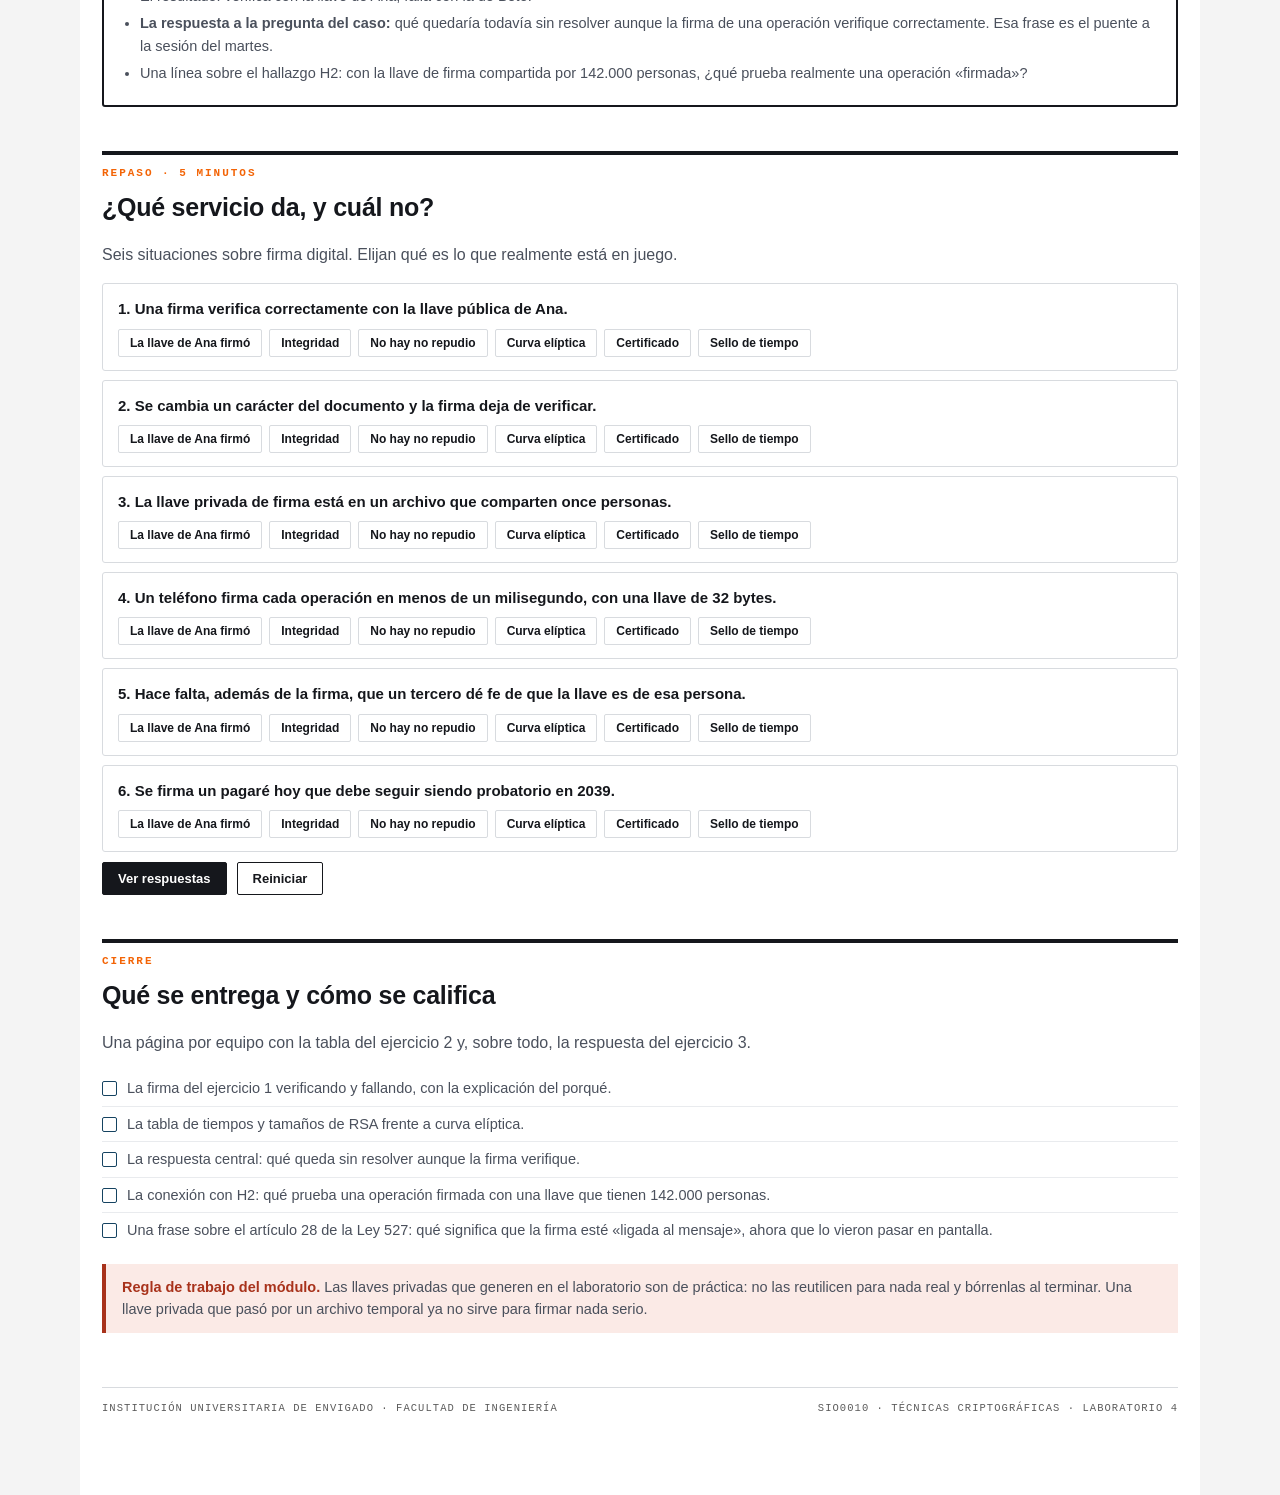
<file: laboratorios/Laboratorio-4-SIO0010.html>
<!DOCTYPE html>
<html lang="es">
<head>
<meta charset="utf-8">
<meta name="viewport" content="width=device-width, initial-scale=1">
<title>Laboratorio 4 · SIO0010 Técnicas Criptográficas</title>
<style>
/* Hoja común de los laboratorios de SIO0010. Misma identidad del laboratorio 1.
   Al final está la hoja de impresión: el PDF de cada laboratorio sale de este mismo archivo. */
:root{
  --naranja:#F36406; --naranja-lav:#FDEFE9; --azul:#154361; --azul-lav:#E9F0F5;
  --tinta:#15171C; --tinta-2:#4A505C; --gris:#5C5C5C; --papel:#FFFFFF; --papel-2:#F4F4F4;
  --linea:#D8DBDF; --linea-suave:#E9EBEE; --verde:#1B6B47; --verde-lav:#E1F0E8;
  --rojo:#A8321B; --rojo-lav:#FBEAE6;
  --mono:"Consolas","Cascadia Mono",ui-monospace,monospace;
  --sans:Arial,Helvetica,sans-serif; --titular:"Arial Black",Arial,sans-serif;
}
*{box-sizing:border-box}
body{margin:0;background:var(--papel-2);color:var(--tinta);font-family:var(--sans);font-size:15px;line-height:1.55}
.wrap{max-width:1120px;margin:0 auto;padding:0 22px 80px;background:var(--papel)}
header.top{padding:26px 0 0}
.marca{display:flex;align-items:center;gap:12px;margin-bottom:18px}
.marca img{height:40px;width:auto}
.regla{height:5px;background:var(--tinta);margin:0 0 12px}
.kicker{font-family:var(--mono);font-size:11px;font-weight:700;letter-spacing:.20em;text-transform:uppercase;color:var(--gris)}
h1{font-family:var(--titular);font-size:38px;line-height:1.1;margin:8px 0 14px;letter-spacing:-.01em}
.lead{font-size:16px;color:var(--tinta-2);max-width:78ch}
.aviso{border-left:4px solid var(--naranja);background:var(--naranja-lav);padding:12px 16px;margin:18px 0}
.aviso b{color:var(--tinta)}
.adv{border-left:4px solid var(--rojo);background:var(--rojo-lav);padding:12px 16px;margin:16px 0;font-size:14.5px;color:var(--tinta-2)}
.adv b{color:var(--rojo)}
section{margin-top:44px;scroll-margin-top:16px}
.sec-h{border-top:4px solid var(--tinta);padding-top:10px;margin-bottom:16px}
.sec-n{font-family:var(--mono);font-size:11px;font-weight:700;letter-spacing:.18em;text-transform:uppercase;color:var(--naranja)}
h2{font-family:var(--titular);font-size:25px;margin:6px 0 0;letter-spacing:-.01em}
h3{font-size:16px;margin:22px 0 8px}
.nav{position:sticky;top:0;background:var(--papel);border-bottom:1px solid var(--linea);padding:10px 0;z-index:9;display:flex;gap:6px;flex-wrap:wrap}
.nav a{font-family:var(--mono);font-size:11px;font-weight:700;letter-spacing:.08em;text-transform:uppercase;text-decoration:none;color:var(--gris);border:1px solid var(--linea);padding:5px 9px;border-radius:2px}
.nav a:hover{color:var(--naranja);border-color:var(--naranja)}
.panel{border:1px solid var(--linea);border-radius:3px;padding:16px;margin:14px 0;background:var(--papel)}
.et{font-family:var(--mono);font-size:10.5px;font-weight:700;letter-spacing:.16em;text-transform:uppercase;color:var(--azul);margin-bottom:7px}
textarea,input[type=text],input[type=number],select{width:100%;font-family:var(--mono);font-size:13px;padding:9px 11px;border:1px solid var(--linea);border-radius:2px;background:var(--papel);color:var(--tinta);resize:vertical}
textarea{min-height:72px}
.fila{display:flex;gap:10px;flex-wrap:wrap;align-items:center;margin:10px 0}
.fila label{font-family:var(--mono);font-size:11.5px;letter-spacing:.06em;text-transform:uppercase;color:var(--gris);font-weight:700}
button{font-family:var(--sans);font-size:13px;font-weight:700;padding:8px 15px;border:1px solid var(--tinta);background:var(--tinta);color:#fff;border-radius:2px;cursor:pointer}
button:hover{background:var(--naranja);border-color:var(--naranja)}
button.sec{background:transparent;color:var(--tinta)}
button.sec:hover{color:var(--naranja)}
button:disabled{opacity:.45;cursor:default}
input[type=range]{flex:1;min-width:190px;accent-color:var(--naranja)}
.sal{font-family:var(--mono);font-size:13px;background:var(--papel-2);border:1px solid var(--linea-suave);border-radius:2px;padding:11px 13px;white-space:pre-wrap;word-break:break-word;min-height:42px}
.dos{display:grid;grid-template-columns:1fr 1fr;gap:18px}
.tres{display:grid;grid-template-columns:repeat(3,1fr);gap:14px}
@media(max-width:820px){.dos,.tres{grid-template-columns:1fr}}
.imgs{display:flex;gap:22px;flex-wrap:wrap;align-items:flex-start;margin-top:8px}
.imgs figure{margin:0;text-align:center}
.imgs img{width:230px;height:230px;image-rendering:pixelated;border:1px solid var(--linea)}
.imgs figcaption{font-family:var(--mono);font-size:10px;font-weight:700;letter-spacing:.12em;text-transform:uppercase;color:var(--gris);margin-top:8px;line-height:1.5}
table{border-collapse:collapse;width:100%;font-size:13.5px;margin-top:8px}
th{text-align:left;font-family:var(--mono);font-size:10px;letter-spacing:.14em;text-transform:uppercase;color:#fff;background:var(--azul);padding:7px 9px;font-weight:700}
td{padding:6px 9px;border-bottom:1px solid var(--linea-suave);color:var(--tinta-2);vertical-align:top}
td b{color:var(--tinta)}
.leyenda{font-family:var(--mono);font-size:10.5px;color:var(--gris);margin-top:14px;line-height:1.7}
.ok{color:var(--verde);font-weight:700}
.mal{color:var(--naranja);font-weight:700}
.rojo{color:var(--rojo);font-weight:700}
details{border:1px solid var(--linea);border-radius:2px;padding:10px 14px;margin-top:12px;background:var(--papel-2)}
summary{cursor:pointer;font-weight:700;font-size:13.5px;color:var(--azul)}
details p{margin:9px 0 0;font-size:14px;color:var(--tinta-2)}
details p:first-of-type{margin-top:10px}

/* bloque de comandos con botón de copiar */
.cmd{position:relative;background:#15171C;border-radius:3px;padding:13px 15px;margin:11px 0;overflow-x:auto}
.cmd pre{margin:0;font-family:var(--mono);font-size:12.5px;line-height:1.65;color:#E8EAED;white-space:pre}
.cmd .c{color:#8A9199}
.cmd .n{color:#F0A26A}
.cmd .copiar{position:absolute;top:8px;right:8px;font-size:10.5px;letter-spacing:.1em;text-transform:uppercase;padding:4px 9px;background:transparent;color:#8A9199;border:1px solid #3A3F47}
.cmd .copiar:hover{color:#fff;background:transparent;border-color:#8A9199}
.cmd-t{font-family:var(--mono);font-size:10.5px;font-weight:700;letter-spacing:.14em;text-transform:uppercase;color:var(--azul);margin:16px 0 -4px}

/* pasos numerados */
ol.pasos{margin:12px 0 0;padding:0;list-style:none;counter-reset:pp}
ol.pasos li{counter-increment:pp;display:flex;gap:12px;padding:9px 0;border-bottom:1px solid var(--linea-suave)}
ol.pasos li:last-child{border-bottom:0}
ol.pasos li::before{content:counter(pp);flex:0 0 22px;height:22px;border-radius:50%;background:var(--azul);color:#fff;font-family:var(--mono);font-size:11px;font-weight:700;display:flex;align-items:center;justify-content:center;margin-top:2px}
ol.pasos li b{display:block;color:var(--tinta)}
ol.pasos li span{font-size:14.5px;color:var(--tinta-2)}

/* tarjetas */
.tarj{border:1px solid var(--linea);border-radius:3px;padding:13px 15px;background:var(--papel)}
.tarj.fill{background:var(--papel-2)}
.tarj.az{background:var(--azul-lav);border-color:#C6D5E0}
.tarj.na{background:var(--naranja-lav);border-color:#F5CFBF}
.tarj h4{margin:0 0 5px;font-size:14px}
.tarj p{margin:0;font-size:13.5px;color:var(--tinta-2)}

/* entregable */
.ent{border:2px solid var(--tinta);border-radius:3px;padding:15px 17px;margin-top:16px}
.ent .et{color:var(--naranja)}
.ent ul{margin:8px 0 0;padding-left:19px;font-size:14.5px;color:var(--tinta-2)}
.ent li{margin-bottom:5px}

/* casillas de verificación */
ul.chk{margin:10px 0 0;padding:0;list-style:none}
ul.chk li{display:flex;gap:10px;padding:6px 0;border-bottom:1px solid var(--linea-suave);font-size:14.5px;color:var(--tinta-2)}
ul.chk li:last-child{border-bottom:0}
ul.chk li::before{content:"";flex:0 0 13px;height:13px;border:1.5px solid var(--azul);border-radius:2px;margin-top:4px}

/* repaso */
.preg{border:1px solid var(--linea);border-radius:3px;padding:13px 15px;margin-bottom:9px}
.preg .q{font-weight:700;margin-bottom:8px}
.preg .ops{display:flex;gap:7px;flex-wrap:wrap}
.preg .ops button{font-size:12px;padding:6px 11px;background:transparent;color:var(--tinta);border-color:var(--linea)}
.preg .ops button.elegida{background:var(--azul);color:#fff;border-color:var(--azul)}
.preg .fb{margin-top:9px;font-size:13.5px;display:none}

footer{margin-top:54px;border-top:1px solid var(--linea);padding-top:12px;font-family:var(--mono);font-size:10.5px;letter-spacing:.1em;text-transform:uppercase;color:var(--gris);display:flex;justify-content:space-between;flex-wrap:wrap;gap:8px}

/* ───────────────────────── impresión ─────────────────────────
   El PDF de cada laboratorio se genera de este mismo archivo. */
@media print{
  @page{ size:A4; margin:15mm 14mm 14mm }
  body{background:#fff;font-size:10.2pt;line-height:1.45}
  .wrap{max-width:none;padding:0;background:#fff}
  .nav{display:none}
  button,input[type=range],.copiar{display:none!important}
  h1{font-size:25pt}
  h2{font-size:15pt}
  h3{font-size:11.5pt}
  .lead{font-size:10.6pt;max-width:none}
  section{margin-top:18pt;page-break-inside:auto}
  .sec-h{page-break-after:avoid}
  .panel,.tarj,.ent,.preg,.adv,.aviso,details,.cmd{page-break-inside:avoid}
  .cmd{background:#F4F4F4;border:.7pt solid var(--linea)}
  .cmd pre{color:#15171C;font-size:8.6pt}
  .cmd .c{color:#6A7078}
  .cmd .n{color:#A8321B}
  .sal{min-height:0;font-size:8.6pt}
  .inter .sal{display:none}
  .inter::after{content:"Panel interactivo · ábralo en el navegador para ejecutarlo";display:block;font-family:var(--mono);font-size:8.4pt;letter-spacing:.06em;color:var(--gris);border-top:.7pt solid var(--linea-suave);margin-top:8px;padding-top:7px}
  details{background:#fff}
  details summary{list-style:none;color:var(--azul)}
  details summary::-webkit-details-marker{display:none}
  table{font-size:9pt}
  th{padding:5px 7px;font-size:7.4pt}
  td{padding:4.5px 7px}
  .imgs img{width:150px;height:150px}
  footer{margin-top:20pt;font-size:8pt}
  a{color:inherit;text-decoration:none}
}

</style>
</head>
<body>
<script>
/* Utilidades comunes de los laboratorios de SIO0010.
   Todo ocurre en el navegador: no hay peticiones de red ni almacenamiento persistente. */

const $  = id => document.getElementById(id);
const $$ = sel => Array.prototype.slice.call(document.querySelectorAll(sel));

/* ---------- bytes, hexadecimal y texto ---------- */
const UTF8 = new TextEncoder();
const DEC  = new TextDecoder();

function bytes(txt){ return UTF8.encode(txt); }
function texto(buf){ return DEC.decode(buf instanceof ArrayBuffer ? new Uint8Array(buf) : buf); }
function hex(buf){
  const b = buf instanceof ArrayBuffer ? new Uint8Array(buf) : buf;
  return Array.prototype.map.call(b, v => v.toString(16).padStart(2, "0")).join("");
}
function desdeHex(s){
  s = (s || "").replace(/[^0-9a-fA-F]/g, "");
  const b = new Uint8Array(s.length >> 1);
  for (let i = 0; i < b.length; i++) b[i] = parseInt(s.substr(i * 2, 2), 16);
  return b;
}
function aleatorio(n){ const b = new Uint8Array(n); crypto.getRandomValues(b); return b; }
function bloques(h, n){ return (h.match(new RegExp(".{1," + (n * 2) + "}", "g")) || []).join(" "); }

/* ---------- copiar bloques de comandos ---------- */
function montarCopias(){
  $$(".cmd").forEach(function(caja){
    if (caja.querySelector(".copiar")) return;
    const b = document.createElement("button");
    b.className = "copiar"; b.type = "button"; b.textContent = "copiar";
    b.addEventListener("click", function(){
      const t = caja.querySelector("pre").innerText;
      const listo = function(){ b.textContent = "copiado"; setTimeout(function(){ b.textContent = "copiar"; }, 1400); };
      if (navigator.clipboard && navigator.clipboard.writeText) {
        navigator.clipboard.writeText(t).then(listo, function(){ manual(t, listo); });
      } else { manual(t, listo); }
    });
    caja.appendChild(b);
  });
  function manual(t, listo){          // sin permiso de portapapeles: selección manual
    const a = document.createElement("textarea");
    a.value = t; a.style.position = "fixed"; a.style.opacity = "0";
    document.body.appendChild(a); a.select();
    try { document.execCommand("copy"); listo(); } catch (e) {}
    document.body.removeChild(a);
  }
}

/* ---------- repaso de opción múltiple ----------
   preguntas: [[enunciado, respuesta, explicación], ...]   ·   opciones: ["A", "B", ...] */
function montarQuiz(cont, preguntas, opciones, idVer, idReset, idMarca){
  const caja = $(cont);
  const elegido = {};

  function pinta(){
    caja.innerHTML = "";
    preguntas.forEach(function(p, i){
      const d = document.createElement("div"); d.className = "preg";
      const q = document.createElement("div"); q.className = "q"; q.textContent = (i + 1) + ". " + p[0];
      const ops = document.createElement("div"); ops.className = "ops";
      opciones.forEach(function(o){
        const b = document.createElement("button"); b.type = "button"; b.textContent = o;
        if (elegido[i] === o) b.className = "elegida";
        b.addEventListener("click", function(){ elegido[i] = o; pinta(); marca(); });
        ops.appendChild(b);
      });
      const fb = document.createElement("div"); fb.className = "fb"; fb.id = cont + "-fb" + i;
      d.appendChild(q); d.appendChild(ops); d.appendChild(fb);
      caja.appendChild(d);
    });
  }
  function marca(){
    const n = Object.keys(elegido).length;
    if (idMarca) $(idMarca).textContent = n ? n + " de " + preguntas.length + " respondidas" : "";
  }
  function ver(){
    preguntas.forEach(function(p, i){
      const fb = $(cont + "-fb" + i);
      const bien = elegido[i] === p[1];
      fb.style.display = "block";
      fb.innerHTML = '<span class="' + (bien ? "ok" : "mal") + '">' + (bien ? "Correcto" : "Respuesta: " + p[1]) +
                     '</span> · <span style="color:var(--tinta-2)">' + p[2] + "</span>";
    });
  }
  function reinicia(){ for (const k in elegido) delete elegido[k]; pinta(); marca(); }

  if (idVer)   $(idVer).addEventListener("click", ver);
  if (idReset) $(idReset).addEventListener("click", reinicia);
  pinta();
}

/* ---------- cronómetro ---------- */
async function cronometra(fn){
  const t = performance.now();
  const r = await fn();
  return { ms: performance.now() - t, r: r };
}
function ms(v){ return v >= 1000 ? (v / 1000).toFixed(2) + " s" : v.toFixed(1) + " ms"; }

/* ---------- impresión: los desplegables salen abiertos ---------- */
function abreTodo(){ $$("details").forEach(function(d){ d.open = true; }); }
window.addEventListener("beforeprint", abreTodo);
if (window.matchMedia) {
  const mq = window.matchMedia("print");
  if (mq.addEventListener) mq.addEventListener("change", function(e){ if (e.matches) abreTodo(); });
}

document.addEventListener("DOMContentLoaded", montarCopias);

</script>
<div class="wrap">
<header class="top">
  <div class="marca"><img src="[data-uri]" alt="Institución Universitaria de Envigado"></div>
  <div class="regla"></div>
  <div class="kicker">SIO0010 · Técnicas Criptográficas · Laboratorio 4 · Sesión 4</div>
  <h1>Firmar, verificar y medir</h1>
  <p class="lead">Cincuenta y cinco minutos en clase; los minutos de cada ejercicio son un ritmo sugerido y el docente gestiona el tiempo, así que lo que no se cierre en el aula continúa como trabajo independiente. Las demostraciones firman y verifican en su navegador, con la misma criptografía de curva elíptica que usa un certificado real. Los comandos de OpenSSL y el ejercicio en Python están abajo, con botón de copiar.</p>
  <div class="aviso"><b>Antes de empezar.</b> No se evalúa que la firma verifique. Se evalúa que expliquen <b>qué garantiza exactamente una firma válida y qué no</b>. La pregunta del caso —cómo probar ante un juez que una operación la autorizó su titular— se responde con esa distinción, no con un comando.</div>
  <div class="aviso" style="border-left-color:var(--azul);background:var(--azul-lav)"><b>¿En qué terminal?</b> En Windows, los comandos de abajo van en <b>Git Bash</b> (viene con Git para Windows y trae OpenSSL y las órdenes <code>head</code>, <code>tail</code> y <code>cat</code>), <b>no en cmd ni en PowerShell</b>, donde no existen. En macOS o Linux, la Terminal normal. La alternativa en Python corre en cualquier terminal.</div>
</header>

<nav class="nav">
  <a href="#d1">Demo · Firmar y alterar</a>
  <a href="#e1">Ejercicio 1 · Generar y verificar</a>
  <a href="#e2">Ejercicio 2 · Medir RSA vs curva</a>
  <a href="#e3">Ejercicio 3 · La llave equivocada</a>
  <a href="#e4">Repaso</a>
  <a href="#ent">Qué se entrega</a>
</nav>

<!-- ───────────── DEMO ───────────── -->
<section id="d1">
  <div class="sec-h"><div class="sec-n">Demostración · 5 minutos</div><h2>Una firma está ligada al mensaje</h2></div>
  <p class="lead">Se genera una pareja de llaves, se firma el pagaré y se verifica. Después cambie un solo carácter del texto y verifique de nuevo: la firma deja de valer, sin tocar la firma misma. Eso es lo que significa «ligada al mensaje».</p>
  <div class="panel inter">
    <div class="et">El pagaré</div>
    <input type="text" id="d1t" value="Pagaré 2026-0415 por 180.000.000" spellcheck="false">
    <div class="fila">
      <button id="d1gen">1 · Generar llaves</button>
      <button id="d1sig" class="sec" disabled>2 · Firmar</button>
      <button id="d1ver" class="sec" disabled>3 · Verificar</button>
    </div>
    <div class="sal" id="d1s">Genere una pareja de llaves para empezar. Es de curva elíptica P-256, la misma de un certificado moderno.</div>
    <div class="leyenda">Cambie un carácter del pagaré después de firmar y pulse Verificar: verá el resultado pasar a inválido.</div>
  </div>
  <details><summary>Qué son la llave privada y la llave pública, en una frase cada una</summary>
    <p><b>La llave privada</b> firma, y no sale nunca de quien firma. <b>La llave pública</b> verifica, y se la puede dar a todo el mundo. Nadie puede producir una firma que verifique con una llave pública sin tener la privada correspondiente: por eso una firma válida prueba que quien firmó tenía esa llave privada. Guarde esa última frase entera, porque el ejercicio 3 la va a poner a prueba: prueba que <b>la llave firmó</b>, no que <b>una persona quiso firmar</b>.</p>
  </details>
</section>

<!-- ───────────── EJERCICIO 1 ───────────── -->
<section id="e1">
  <div class="sec-h"><div class="sec-n">Ejercicio 1 · 15 minutos</div><h2>Generar, firmar y verificar</h2></div>
  <p class="lead">Generen una pareja de llaves, firmen un documento, verifíquenlo. Después cambien un solo carácter del documento y vuelvan a verificar. Documenten qué ocurre y por qué.</p>

  <div class="cmd-t">Con OpenSSL · una pareja de curva elíptica</div>
  <div class="cmd"><pre><span class="c"># generar la pareja de llaves</span>
openssl genpkey -algorithm EC -pkeyopt ec_paramgen_curve:P-256 -out ec.key
openssl pkey -in ec.key -pubout -out ec.pub

<span class="c"># firmar el documento y verificar la firma</span>
openssl dgst -sha256 -sign ec.key -out doc.sig documento.pdf
openssl dgst -sha256 -verify ec.pub -signature doc.sig documento.pdf

<span class="c"># cambien un byte de documento.pdf y repitan la verificación:</span>
<span class="c"># la última orden dirá "Verification Failure"</span></pre></div>

  <div class="cmd-t">O en Python, con Ed25519, la firma moderna por defecto</div>
  <div class="cmd"><pre><span class="c"># pip install cryptography</span>
<span class="n">from</span> cryptography.hazmat.primitives.asymmetric <span class="n">import</span> ed25519
<span class="n">from</span> cryptography.exceptions <span class="n">import</span> InvalidSignature

privada = ed25519.Ed25519PrivateKey.generate()
publica = privada.public_key()

doc = b<span class="n">"Pagare 2026-0415 por 180.000.000"</span>
firma = privada.sign(doc)

publica.verify(firma, doc)                              <span class="c"># correcto: no lanza nada</span>
<span class="n">try</span>:
    publica.verify(firma, b<span class="n">"Pagare 2026-0415 por 980.000.000"</span>)   <span class="c"># un dígito distinto</span>
<span class="n">except</span> InvalidSignature:
    print(<span class="n">"la firma no corresponde a este documento"</span>)</pre></div>

  <div class="ent">
    <div class="et">Qué se entrega de este ejercicio</div>
    <ul>
      <li>La firma verificando sobre el documento original, y fallando sobre el alterado.</li>
      <li>La explicación de por qué basta cambiar un carácter para que falle, ligándola con lo que aprendieron de las funciones de resumen en la sesión 3.</li>
    </ul>
  </div>
</section>

<!-- ───────────── EJERCICIO 2 ───────────── -->
<section id="e2">
  <div class="sec-h"><div class="sec-n">Ejercicio 2 · 20 minutos</div><h2>Medir la diferencia entre RSA y curva elíptica</h2></div>
  <p class="lead">Comparen tiempo de generación, tiempo de firma y tamaño de llave entre RSA y curva elíptica al mismo nivel de seguridad. Este panel lo mide en su navegador; lleven los números a una tabla.</p>

  <div class="panel inter">
    <div class="et">Banco de pruebas</div>
    <div class="fila">
      <label for="e2n">Firmas a cronometrar</label>
      <select id="e2n" style="width:auto"><option>50</option><option selected>200</option><option>500</option></select>
      <button id="e2go">Medir RSA-3072 y curva P-256</button>
    </div>
    <div class="sal" id="e2s">Los dos ofrecen un nivel de seguridad equivalente a 128 bits. Lo que cambia es el costo.</div>
  </div>
  <details><summary>Por qué la comparación es justa a «128 bits»</summary>
    <p>RSA y las curvas elípticas resuelven problemas matemáticos distintos, así que sus tamaños de llave no se comparan directamente. Para igualar la dificultad —lo que costaría romperlos— hay tablas de equivalencia: <b>RSA-3072 equivale a curva P-256</b>, y ambos a unos 128 bits de seguridad simétrica. Comparar RSA-3072 con P-256 es comparar dos cerraduras igual de difíciles de forzar, y ver cuál pesa menos y se abre más rápido.</p>
    <p>El resultado, que van a ver en los números: la curva genera la llave y firma mucho más rápido, y su llave es una fracción del tamaño. Por eso un teléfono firma con curva y no con RSA, y por eso importa para la aplicación del asociado.</p>
  </details>

  <div class="cmd-t">La misma medición con OpenSSL, para contrastar</div>
  <div class="cmd"><pre>openssl speed rsa3072 ecdsap256</pre></div>

  <div class="ent">
    <div class="et">Qué se entrega de este ejercicio</div>
    <ul>
      <li>La tabla con las tres columnas —generar, firmar, tamaño— para los dos esquemas.</li>
      <li>Una frase sobre por qué esa diferencia importa para la aplicación móvil de Coopaburrá, que firma en el teléfono del asociado.</li>
    </ul>
  </div>
</section>

<!-- ───────────── EJERCICIO 3 ───────────── -->
<section id="e3">
  <div class="sec-h"><div class="sec-n">Ejercicio 3 · 15 minutos</div><h2>Verificar con la llave equivocada</h2></div>
  <p class="lead">Aquí está el corazón del caso. Se firma un documento con la llave de <b>Ana</b> y se intenta verificar con la llave pública de <b>Beto</b>. Después se responde la pregunta que dejó mudo al comité.</p>

  <div class="panel inter">
    <div class="et">Dos personas, dos parejas de llaves</div>
    <input type="text" id="e3t" value="Autorizo la transferencia de mi cuenta" spellcheck="false">
    <div class="fila">
      <button id="e3go">Firmar con Ana y verificar con las dos llaves</button>
    </div>
    <div class="sal" id="e3s">—</div>
  </div>

  <details><summary>Qué garantiza la firma válida, y qué no — léalo antes de escribir el informe</summary>
    <p>Cuando la firma verifica con la llave pública de Ana, queda probado que <b>la llave privada de Ana</b> produjo esa firma sobre ese documento exacto. Eso es mucho: nadie sin esa llave pudo haberla hecho, y el documento no se tocó después.</p>
    <p>Lo que <b>no</b> queda probado es que Ana, la persona, quisiera firmar. Si su llave estaba en un archivo que compartían once personas —H2 del caso— o en un teléfono que perdió, la firma es válida y aun así no dice que fue ella. La firma prueba <b>qué llave firmó</b>. Que esa llave sea de una persona, y solo de ella, es un problema distinto: es la custodia de la llave, y es lo que Coopaburrá no tiene.</p>
    <p>Por eso el no repudio no lo da el algoritmo de firma por sí solo. Lo dan tres cosas juntas: una firma que verifica, una llave que pertenece a una sola persona y está bajo su control exclusivo, y un tercero que dé fe de ese vínculo. Las dos últimas son el tema de la sesión 5.</p>
  </details>

  <div class="ent">
    <div class="et">Qué se entrega de este ejercicio</div>
    <ul>
      <li>El resultado: verifica con la llave de Ana, falla con la de Beto.</li>
      <li><b>La respuesta a la pregunta del caso:</b> qué quedaría todavía sin resolver aunque la firma de una operación verifique correctamente. Esa frase es el puente a la sesión del martes.</li>
      <li>Una línea sobre el hallazgo H2: con la llave de firma compartida por 142.000 personas, ¿qué prueba realmente una operación «firmada»?</li>
    </ul>
  </div>
</section>

<!-- ───────────── REPASO ───────────── -->
<section id="e4">
  <div class="sec-h"><div class="sec-n">Repaso · 5 minutos</div><h2>¿Qué servicio da, y cuál no?</h2></div>
  <p class="lead">Seis situaciones sobre firma digital. Elijan qué es lo que realmente está en juego.</p>
  <div id="quiz"></div>
  <div class="fila"><button id="qver">Ver respuestas</button><button class="sec" id="qreset">Reiniciar</button><span id="qmarca" class="leyenda" style="margin:0"></span></div>
</section>

<!-- ───────────── ENTREGA ───────────── -->
<section id="ent">
  <div class="sec-h"><div class="sec-n">Cierre</div><h2>Qué se entrega y cómo se califica</h2></div>
  <p class="lead">Una página por equipo con la tabla del ejercicio 2 y, sobre todo, la respuesta del ejercicio 3.</p>
  <ul class="chk">
    <li>La firma del ejercicio 1 verificando y fallando, con la explicación del porqué.</li>
    <li>La tabla de tiempos y tamaños de RSA frente a curva elíptica.</li>
    <li>La respuesta central: qué queda sin resolver aunque la firma verifique.</li>
    <li>La conexión con H2: qué prueba una operación firmada con una llave que tienen 142.000 personas.</li>
    <li>Una frase sobre el artículo 28 de la Ley 527: qué significa que la firma esté «ligada al mensaje», ahora que lo vieron pasar en pantalla.</li>
  </ul>
  <div class="adv"><b>Regla de trabajo del módulo.</b> Las llaves privadas que generen en el laboratorio son de práctica: no las reutilicen para nada real y bórrenlas al terminar. Una llave privada que pasó por un archivo temporal ya no sirve para firmar nada serio.</div>
</section>

<footer>
  <span>Institución Universitaria de Envigado · Facultad de Ingeniería</span>
  <span>SIO0010 · Técnicas Criptográficas · Laboratorio 4</span>
</footer>
</div>

<script>
/* Firma con ECDSA P-256 y SHA-256: es lo que WebCrypto ofrece en todo navegador
   y equivale, en función y en garantías, a lo que hace un certificado real. */
const ECDSA = { name: "ECDSA", namedCurve: "P-256" };
const FIRMA = { name: "ECDSA", hash: "SHA-256" };

async function generaPareja(){ return crypto.subtle.generateKey(ECDSA, true, ["sign", "verify"]); }
async function firma(priv, txt){ return new Uint8Array(await crypto.subtle.sign(FIRMA, priv, bytes(txt))); }
async function verifica(pub, sig, txt){ return crypto.subtle.verify(FIRMA, pub, sig, bytes(txt)); }

/* ═════════ Demostración ═════════ */
let d1 = {};
$("d1gen").addEventListener("click", async function(){
  d1.par = await generaPareja(); d1.sig = null;
  $("d1sig").disabled = false; $("d1ver").disabled = true;
  const pub = new Uint8Array(await crypto.subtle.exportKey("raw", d1.par.publicKey));
  $("d1s").textContent = "Pareja de llaves generada.\nLlave pública (la que se puede repartir):\n" + bloques(hex(pub), 4);
});
$("d1sig").addEventListener("click", async function(){
  d1.textoFirmado = $("d1t").value;
  d1.sig = await firma(d1.par.privateKey, d1.textoFirmado);
  $("d1ver").disabled = false;
  $("d1s").textContent = "Firmado el texto:\n  \"" + d1.textoFirmado + "\"\n\nFirma (" + d1.sig.length + " bytes):\n" + bloques(hex(d1.sig), 4);
});
$("d1ver").addEventListener("click", async function(){
  const actual = $("d1t").value;
  const ok = await verifica(d1.par.publicKey, d1.sig, actual);
  const cambio = actual !== d1.textoFirmado;
  $("d1s").textContent =
    "Se firmó : \"" + d1.textoFirmado + "\"\n" +
    "Se verifica: \"" + actual + "\"\n\n" +
    (ok ? "✓ FIRMA VÁLIDA — el documento es idéntico al que se firmó"
        : "✗ FIRMA INVÁLIDA — " + (cambio ? "el documento cambió después de firmar" : "no corresponde"));
});

/* ═════════ Ejercicio 2 · RSA frente a curva ═════════ */
$("e2go").addEventListener("click", async function(){
  const n = parseInt($("e2n").value, 10);
  $("e2s").textContent = "generando llaves y cronometrando " + n + " firmas de cada tipo…";

  // curva P-256
  let t = performance.now();
  const ec = await generaPareja();
  const ecGen = performance.now() - t;
  const msg = bytes("documento de prueba para el banco de firmas");
  t = performance.now();
  for (let i = 0; i < n; i++) await crypto.subtle.sign(FIRMA, ec.privateKey, msg);
  const ecFirma = (performance.now() - t) / n;
  const ecPub = new Uint8Array(await crypto.subtle.exportKey("raw", ec.publicKey)).length;

  // RSA-3072
  const RSA = { name: "RSA-PSS", modulusLength: 3072, publicExponent: new Uint8Array([1, 0, 1]), hash: "SHA-256" };
  t = performance.now();
  const rsa = await crypto.subtle.generateKey(RSA, true, ["sign", "verify"]);
  const rsaGen = performance.now() - t;
  t = performance.now();
  for (let i = 0; i < n; i++) await crypto.subtle.sign({ name: "RSA-PSS", saltLength: 32 }, rsa.privateKey, msg);
  const rsaFirma = (performance.now() - t) / n;
  const rsaPub = (await crypto.subtle.exportKey("spki", rsa.publicKey)).byteLength;

  const fila = (a, b) => { a = String(a); return a + " ".repeat(Math.max(1, 22 - a.length)) + b; };
  $("e2s").textContent =
    fila("", "curva P-256      RSA-3072") + "\n" +
    fila("generar la llave", ms(ecGen).padEnd(17) + ms(rsaGen)) + "\n" +
    fila("firmar (media)", ms(ecFirma).padEnd(17) + ms(rsaFirma)) + "\n" +
    fila("tamaño llave púb.", (ecPub + " B").padEnd(17) + (rsaPub + " B")) + "\n\n" +
    "La curva es más rápida y su llave pesa una fracción, al mismo nivel de seguridad.";
});

/* ═════════ Ejercicio 3 · la llave equivocada ═════════ */
$("e3go").addEventListener("click", async function(){
  const txt = $("e3t").value;
  const ana = await generaPareja(), beto = await generaPareja();
  const sig = await firma(ana.privateKey, txt);
  const conAna = await verifica(ana.publicKey, sig, txt);
  const conBeto = await verifica(beto.publicKey, sig, txt);
  $("e3s").textContent =
    "Documento : \"" + txt + "\"\n" +
    "Firmado por: Ana (con su llave privada)\n\n" +
    "Verificar con la llave pública de Ana : " + (conAna ? "✓ válida" : "✗ inválida") + "\n" +
    "Verificar con la llave pública de Beto: " + (conBeto ? "✓ válida" : "✗ inválida") + "\n\n" +
    "La firma solo verifica con la llave de quien firmó.\n" +
    "Prueba QUÉ LLAVE firmó — no prueba que una persona quisiera firmar.\n" +
    "Si esa llave la tienen 142.000 personas, la firma no señala a nadie.";
});

/* ═════════ Repaso ═════════ */
montarQuiz("quiz", [
 ["Una firma verifica correctamente con la llave pública de Ana.",
  "La llave de Ana firmó", "Prueba que la llave privada de Ana produjo la firma sobre ese documento. No prueba, por sí solo, que Ana en persona lo quisiera."],
 ["Se cambia un carácter del documento y la firma deja de verificar.",
  "Integridad", "La firma está ligada al contenido exacto. Cualquier cambio, por mínimo, la invalida. Es el artículo 28 en acción."],
 ["La llave privada de firma está en un archivo que comparten once personas.",
  "No hay no repudio", "Aunque la firma verifique, cualquiera de los once pudo hacerla. Sin control exclusivo de la llave, no hay no repudio: es el hallazgo H2."],
 ["Un teléfono firma cada operación en menos de un milisegundo, con una llave de 32 bytes.",
  "Curva elíptica", "Ese rendimiento y ese tamaño son de curva elíptica. RSA al mismo nivel sería más lento y su llave mucho más grande."],
 ["Hace falta, además de la firma, que un tercero dé fe de que la llave es de esa persona.",
  "Certificado", "El vínculo entre una llave y una identidad lo establece un certificado emitido por una autoridad. Es el tema de la sesión 5."],
 ["Se firma un pagaré hoy que debe seguir siendo probatorio en 2039.",
  "Sello de tiempo", "Una firma sin fecha certificada no prueba cuándo se firmó, y los algoritmos envejecen. Hace falta un sello de tiempo, que se ve en la sesión 6."]
], ["La llave de Ana firmó", "Integridad", "No hay no repudio", "Curva elíptica", "Certificado", "Sello de tiempo"], "qver", "qreset", "qmarca");
</script>

</body>
</html>
</file>
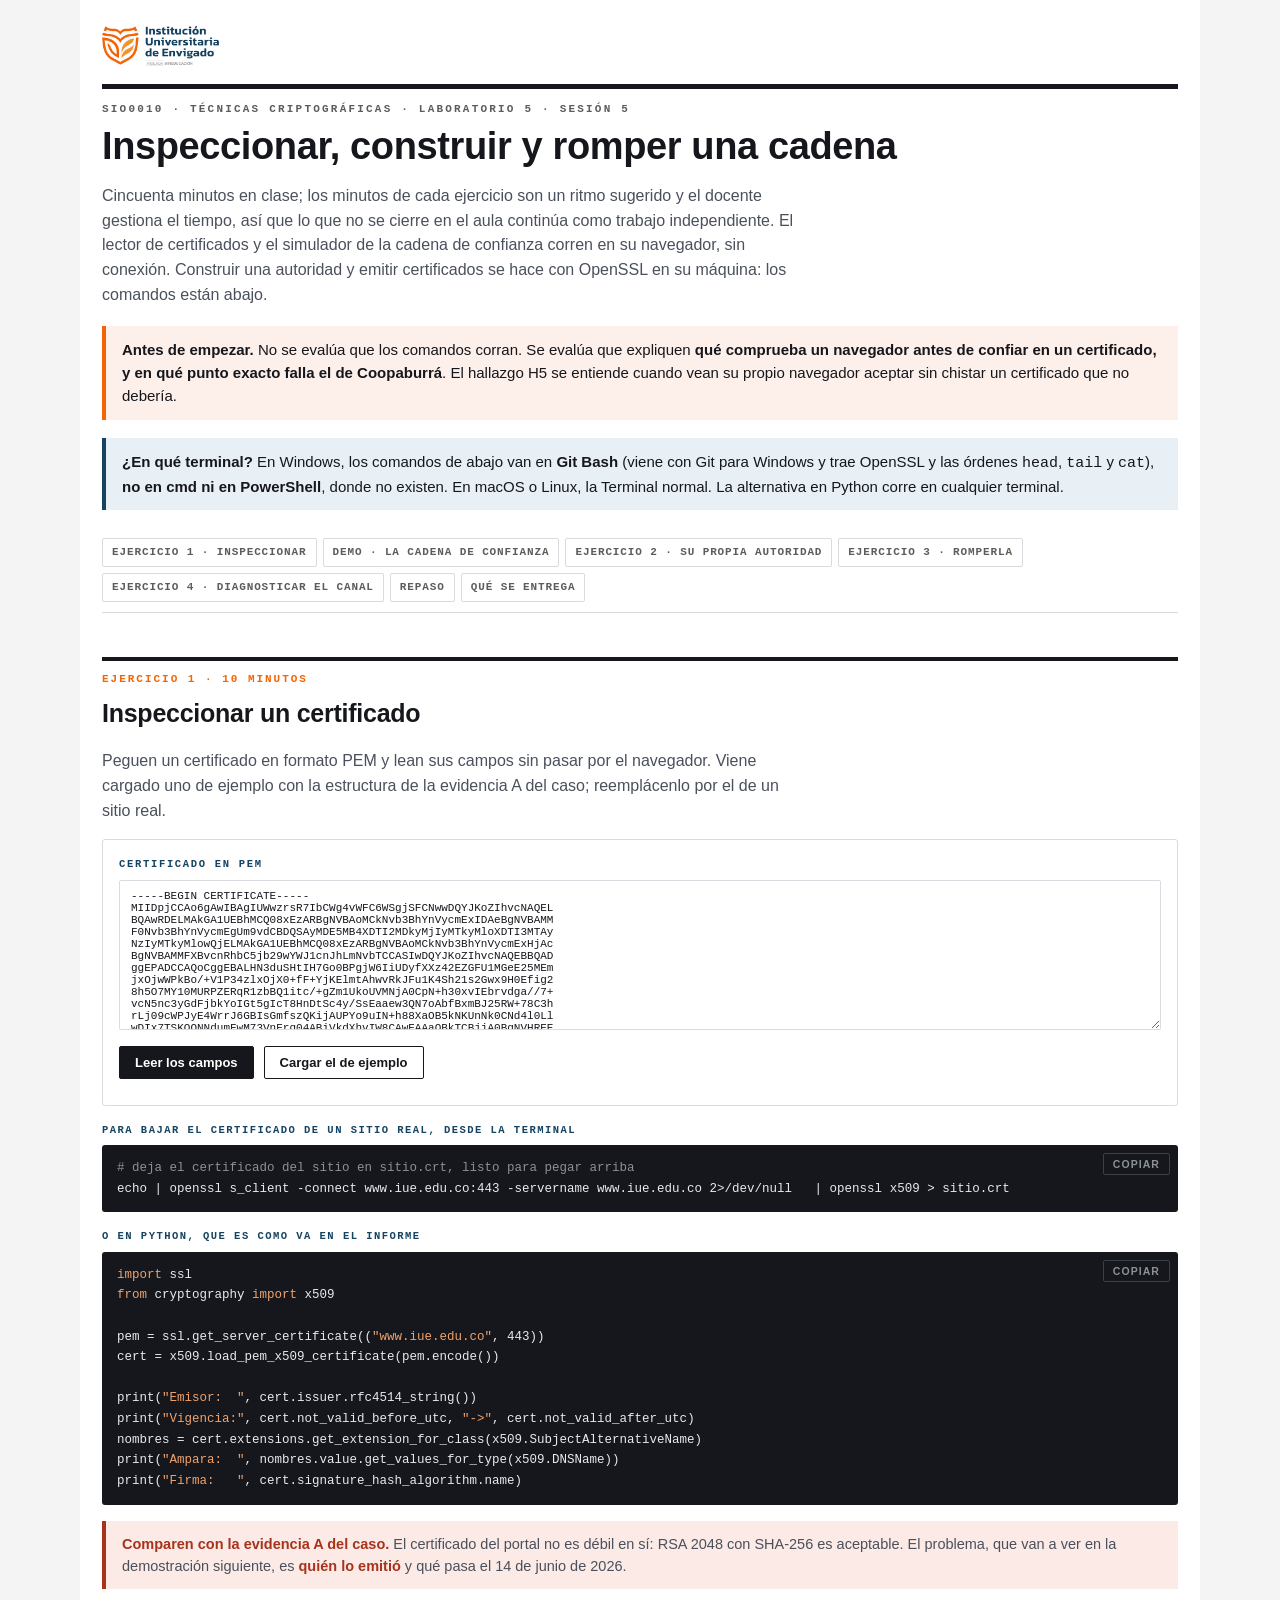
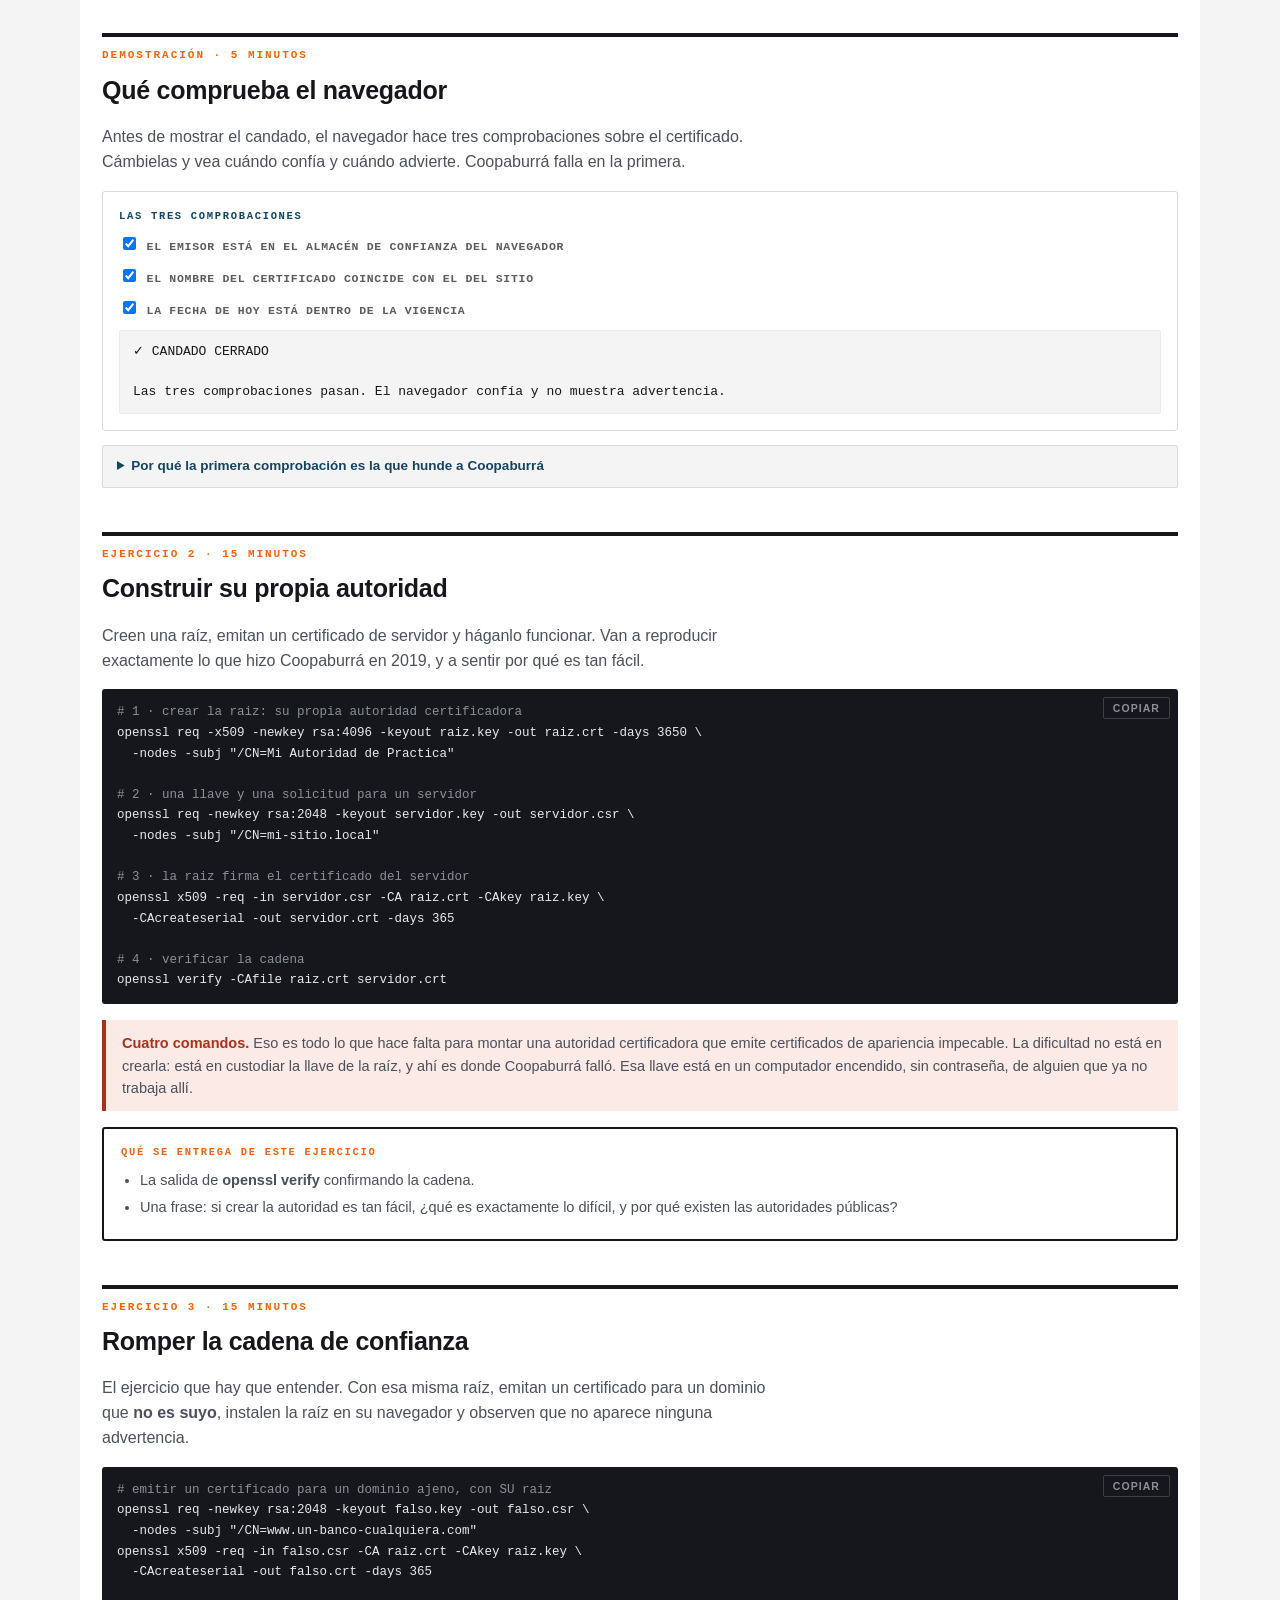
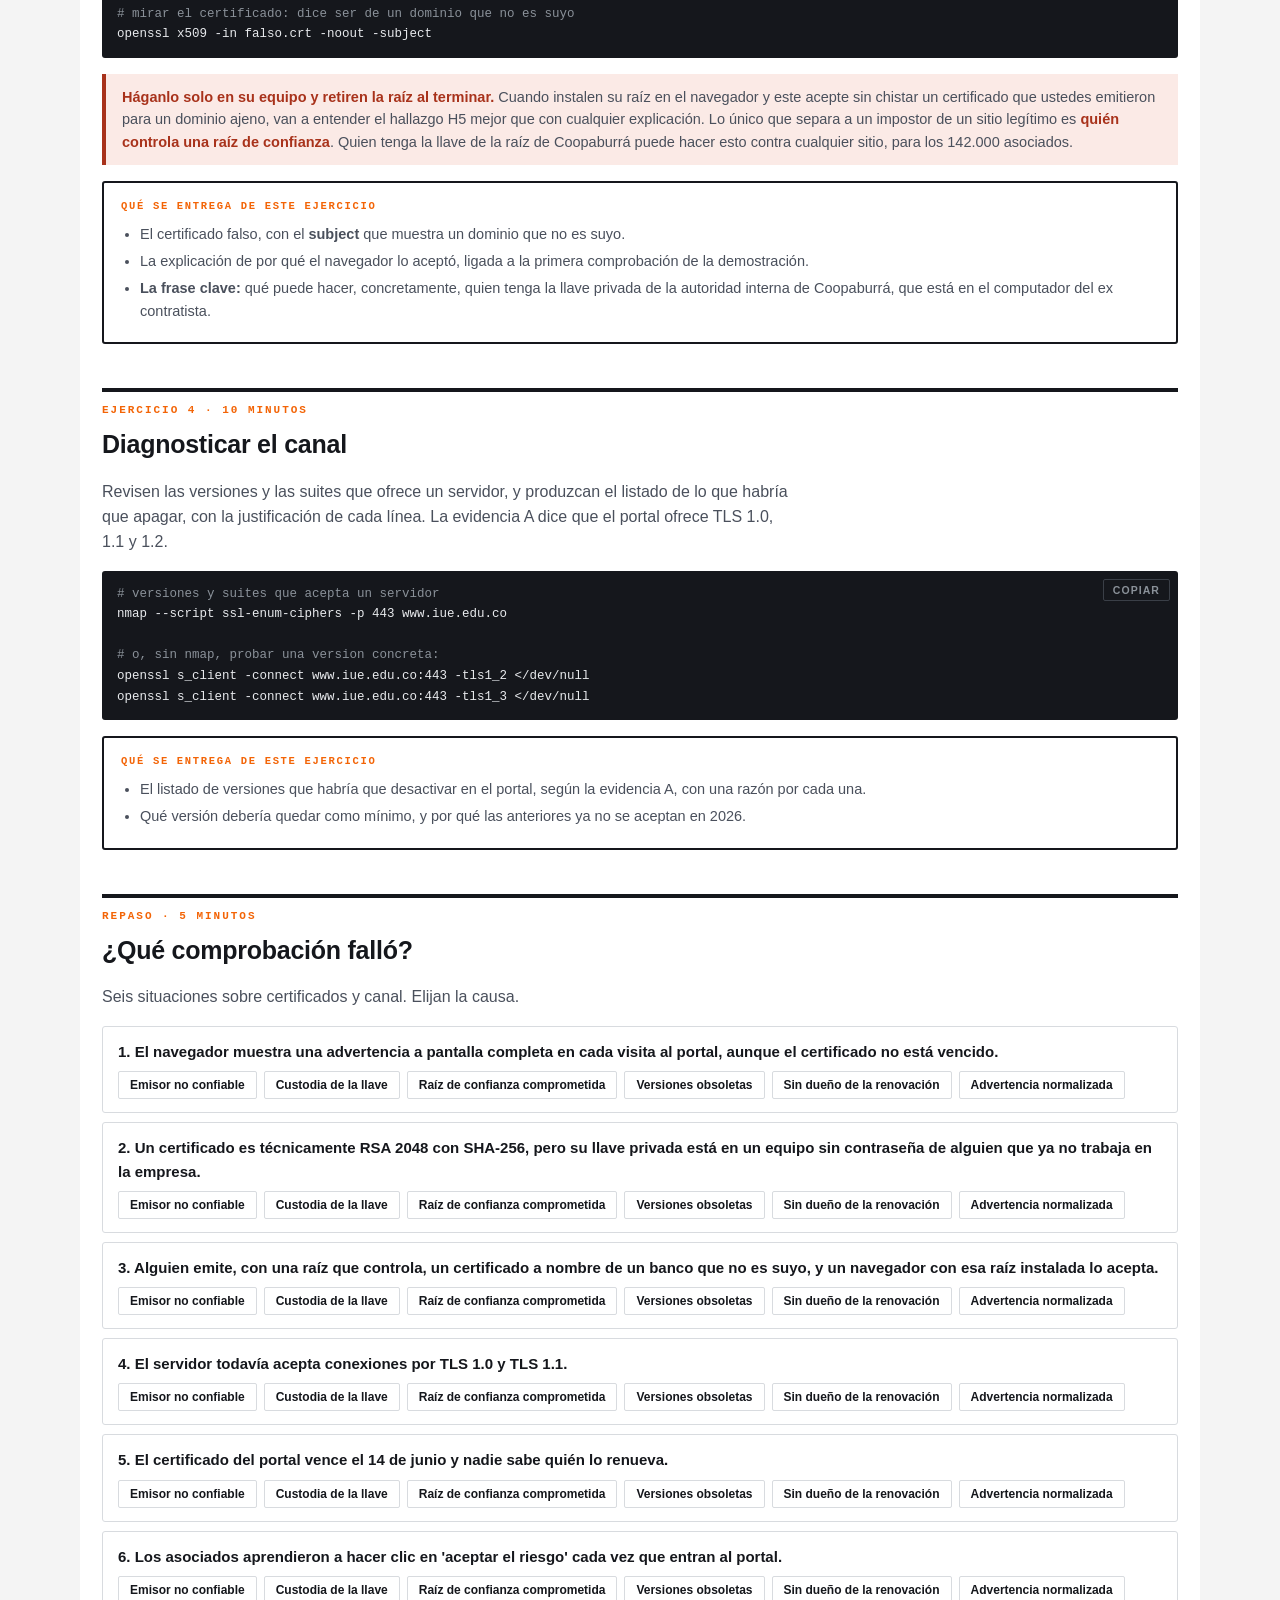
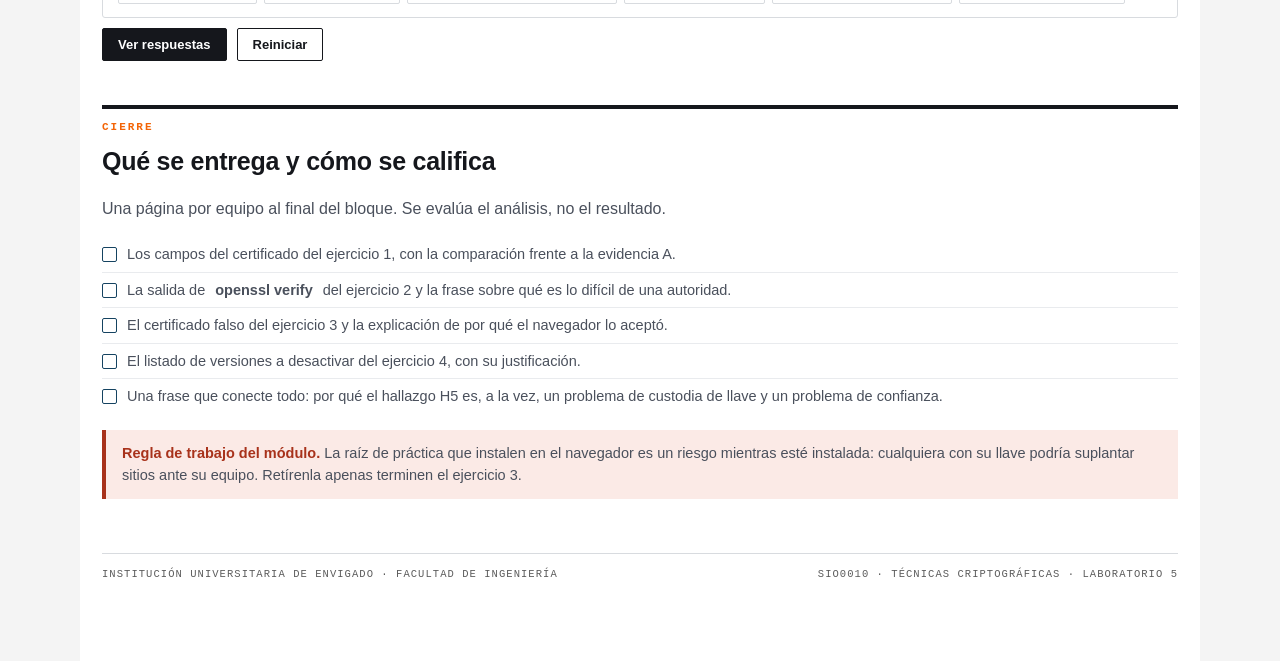
<file: laboratorios/Laboratorio-5-SIO0010.html>
<!DOCTYPE html>
<html lang="es">
<head>
<meta charset="utf-8">
<meta name="viewport" content="width=device-width, initial-scale=1">
<title>Laboratorio 5 · SIO0010 Técnicas Criptográficas</title>
<style>
/* Hoja común de los laboratorios de SIO0010. Misma identidad del laboratorio 1.
   Al final está la hoja de impresión: el PDF de cada laboratorio sale de este mismo archivo. */
:root{
  --naranja:#F36406; --naranja-lav:#FDEFE9; --azul:#154361; --azul-lav:#E9F0F5;
  --tinta:#15171C; --tinta-2:#4A505C; --gris:#5C5C5C; --papel:#FFFFFF; --papel-2:#F4F4F4;
  --linea:#D8DBDF; --linea-suave:#E9EBEE; --verde:#1B6B47; --verde-lav:#E1F0E8;
  --rojo:#A8321B; --rojo-lav:#FBEAE6;
  --mono:"Consolas","Cascadia Mono",ui-monospace,monospace;
  --sans:Arial,Helvetica,sans-serif; --titular:"Arial Black",Arial,sans-serif;
}
*{box-sizing:border-box}
body{margin:0;background:var(--papel-2);color:var(--tinta);font-family:var(--sans);font-size:15px;line-height:1.55}
.wrap{max-width:1120px;margin:0 auto;padding:0 22px 80px;background:var(--papel)}
header.top{padding:26px 0 0}
.marca{display:flex;align-items:center;gap:12px;margin-bottom:18px}
.marca img{height:40px;width:auto}
.regla{height:5px;background:var(--tinta);margin:0 0 12px}
.kicker{font-family:var(--mono);font-size:11px;font-weight:700;letter-spacing:.20em;text-transform:uppercase;color:var(--gris)}
h1{font-family:var(--titular);font-size:38px;line-height:1.1;margin:8px 0 14px;letter-spacing:-.01em}
.lead{font-size:16px;color:var(--tinta-2);max-width:78ch}
.aviso{border-left:4px solid var(--naranja);background:var(--naranja-lav);padding:12px 16px;margin:18px 0}
.aviso b{color:var(--tinta)}
.adv{border-left:4px solid var(--rojo);background:var(--rojo-lav);padding:12px 16px;margin:16px 0;font-size:14.5px;color:var(--tinta-2)}
.adv b{color:var(--rojo)}
section{margin-top:44px;scroll-margin-top:16px}
.sec-h{border-top:4px solid var(--tinta);padding-top:10px;margin-bottom:16px}
.sec-n{font-family:var(--mono);font-size:11px;font-weight:700;letter-spacing:.18em;text-transform:uppercase;color:var(--naranja)}
h2{font-family:var(--titular);font-size:25px;margin:6px 0 0;letter-spacing:-.01em}
h3{font-size:16px;margin:22px 0 8px}
.nav{position:sticky;top:0;background:var(--papel);border-bottom:1px solid var(--linea);padding:10px 0;z-index:9;display:flex;gap:6px;flex-wrap:wrap}
.nav a{font-family:var(--mono);font-size:11px;font-weight:700;letter-spacing:.08em;text-transform:uppercase;text-decoration:none;color:var(--gris);border:1px solid var(--linea);padding:5px 9px;border-radius:2px}
.nav a:hover{color:var(--naranja);border-color:var(--naranja)}
.panel{border:1px solid var(--linea);border-radius:3px;padding:16px;margin:14px 0;background:var(--papel)}
.et{font-family:var(--mono);font-size:10.5px;font-weight:700;letter-spacing:.16em;text-transform:uppercase;color:var(--azul);margin-bottom:7px}
textarea,input[type=text],input[type=number],select{width:100%;font-family:var(--mono);font-size:13px;padding:9px 11px;border:1px solid var(--linea);border-radius:2px;background:var(--papel);color:var(--tinta);resize:vertical}
textarea{min-height:72px}
.fila{display:flex;gap:10px;flex-wrap:wrap;align-items:center;margin:10px 0}
.fila label{font-family:var(--mono);font-size:11.5px;letter-spacing:.06em;text-transform:uppercase;color:var(--gris);font-weight:700}
button{font-family:var(--sans);font-size:13px;font-weight:700;padding:8px 15px;border:1px solid var(--tinta);background:var(--tinta);color:#fff;border-radius:2px;cursor:pointer}
button:hover{background:var(--naranja);border-color:var(--naranja)}
button.sec{background:transparent;color:var(--tinta)}
button.sec:hover{color:var(--naranja)}
button:disabled{opacity:.45;cursor:default}
input[type=range]{flex:1;min-width:190px;accent-color:var(--naranja)}
.sal{font-family:var(--mono);font-size:13px;background:var(--papel-2);border:1px solid var(--linea-suave);border-radius:2px;padding:11px 13px;white-space:pre-wrap;word-break:break-word;min-height:42px}
.dos{display:grid;grid-template-columns:1fr 1fr;gap:18px}
.tres{display:grid;grid-template-columns:repeat(3,1fr);gap:14px}
@media(max-width:820px){.dos,.tres{grid-template-columns:1fr}}
.imgs{display:flex;gap:22px;flex-wrap:wrap;align-items:flex-start;margin-top:8px}
.imgs figure{margin:0;text-align:center}
.imgs img{width:230px;height:230px;image-rendering:pixelated;border:1px solid var(--linea)}
.imgs figcaption{font-family:var(--mono);font-size:10px;font-weight:700;letter-spacing:.12em;text-transform:uppercase;color:var(--gris);margin-top:8px;line-height:1.5}
table{border-collapse:collapse;width:100%;font-size:13.5px;margin-top:8px}
th{text-align:left;font-family:var(--mono);font-size:10px;letter-spacing:.14em;text-transform:uppercase;color:#fff;background:var(--azul);padding:7px 9px;font-weight:700}
td{padding:6px 9px;border-bottom:1px solid var(--linea-suave);color:var(--tinta-2);vertical-align:top}
td b{color:var(--tinta)}
.leyenda{font-family:var(--mono);font-size:10.5px;color:var(--gris);margin-top:14px;line-height:1.7}
.ok{color:var(--verde);font-weight:700}
.mal{color:var(--naranja);font-weight:700}
.rojo{color:var(--rojo);font-weight:700}
details{border:1px solid var(--linea);border-radius:2px;padding:10px 14px;margin-top:12px;background:var(--papel-2)}
summary{cursor:pointer;font-weight:700;font-size:13.5px;color:var(--azul)}
details p{margin:9px 0 0;font-size:14px;color:var(--tinta-2)}
details p:first-of-type{margin-top:10px}

/* bloque de comandos con botón de copiar */
.cmd{position:relative;background:#15171C;border-radius:3px;padding:13px 15px;margin:11px 0;overflow-x:auto}
.cmd pre{margin:0;font-family:var(--mono);font-size:12.5px;line-height:1.65;color:#E8EAED;white-space:pre}
.cmd .c{color:#8A9199}
.cmd .n{color:#F0A26A}
.cmd .copiar{position:absolute;top:8px;right:8px;font-size:10.5px;letter-spacing:.1em;text-transform:uppercase;padding:4px 9px;background:transparent;color:#8A9199;border:1px solid #3A3F47}
.cmd .copiar:hover{color:#fff;background:transparent;border-color:#8A9199}
.cmd-t{font-family:var(--mono);font-size:10.5px;font-weight:700;letter-spacing:.14em;text-transform:uppercase;color:var(--azul);margin:16px 0 -4px}

/* pasos numerados */
ol.pasos{margin:12px 0 0;padding:0;list-style:none;counter-reset:pp}
ol.pasos li{counter-increment:pp;display:flex;gap:12px;padding:9px 0;border-bottom:1px solid var(--linea-suave)}
ol.pasos li:last-child{border-bottom:0}
ol.pasos li::before{content:counter(pp);flex:0 0 22px;height:22px;border-radius:50%;background:var(--azul);color:#fff;font-family:var(--mono);font-size:11px;font-weight:700;display:flex;align-items:center;justify-content:center;margin-top:2px}
ol.pasos li b{display:block;color:var(--tinta)}
ol.pasos li span{font-size:14.5px;color:var(--tinta-2)}

/* tarjetas */
.tarj{border:1px solid var(--linea);border-radius:3px;padding:13px 15px;background:var(--papel)}
.tarj.fill{background:var(--papel-2)}
.tarj.az{background:var(--azul-lav);border-color:#C6D5E0}
.tarj.na{background:var(--naranja-lav);border-color:#F5CFBF}
.tarj h4{margin:0 0 5px;font-size:14px}
.tarj p{margin:0;font-size:13.5px;color:var(--tinta-2)}

/* entregable */
.ent{border:2px solid var(--tinta);border-radius:3px;padding:15px 17px;margin-top:16px}
.ent .et{color:var(--naranja)}
.ent ul{margin:8px 0 0;padding-left:19px;font-size:14.5px;color:var(--tinta-2)}
.ent li{margin-bottom:5px}

/* casillas de verificación */
ul.chk{margin:10px 0 0;padding:0;list-style:none}
ul.chk li{display:flex;gap:10px;padding:6px 0;border-bottom:1px solid var(--linea-suave);font-size:14.5px;color:var(--tinta-2)}
ul.chk li:last-child{border-bottom:0}
ul.chk li::before{content:"";flex:0 0 13px;height:13px;border:1.5px solid var(--azul);border-radius:2px;margin-top:4px}

/* repaso */
.preg{border:1px solid var(--linea);border-radius:3px;padding:13px 15px;margin-bottom:9px}
.preg .q{font-weight:700;margin-bottom:8px}
.preg .ops{display:flex;gap:7px;flex-wrap:wrap}
.preg .ops button{font-size:12px;padding:6px 11px;background:transparent;color:var(--tinta);border-color:var(--linea)}
.preg .ops button.elegida{background:var(--azul);color:#fff;border-color:var(--azul)}
.preg .fb{margin-top:9px;font-size:13.5px;display:none}

footer{margin-top:54px;border-top:1px solid var(--linea);padding-top:12px;font-family:var(--mono);font-size:10.5px;letter-spacing:.1em;text-transform:uppercase;color:var(--gris);display:flex;justify-content:space-between;flex-wrap:wrap;gap:8px}

/* ───────────────────────── impresión ─────────────────────────
   El PDF de cada laboratorio se genera de este mismo archivo. */
@media print{
  @page{ size:A4; margin:15mm 14mm 14mm }
  body{background:#fff;font-size:10.2pt;line-height:1.45}
  .wrap{max-width:none;padding:0;background:#fff}
  .nav{display:none}
  button,input[type=range],.copiar{display:none!important}
  h1{font-size:25pt}
  h2{font-size:15pt}
  h3{font-size:11.5pt}
  .lead{font-size:10.6pt;max-width:none}
  section{margin-top:18pt;page-break-inside:auto}
  .sec-h{page-break-after:avoid}
  .panel,.tarj,.ent,.preg,.adv,.aviso,details,.cmd{page-break-inside:avoid}
  .cmd{background:#F4F4F4;border:.7pt solid var(--linea)}
  .cmd pre{color:#15171C;font-size:8.6pt}
  .cmd .c{color:#6A7078}
  .cmd .n{color:#A8321B}
  .sal{min-height:0;font-size:8.6pt}
  .inter .sal{display:none}
  .inter::after{content:"Panel interactivo · ábralo en el navegador para ejecutarlo";display:block;font-family:var(--mono);font-size:8.4pt;letter-spacing:.06em;color:var(--gris);border-top:.7pt solid var(--linea-suave);margin-top:8px;padding-top:7px}
  details{background:#fff}
  details summary{list-style:none;color:var(--azul)}
  details summary::-webkit-details-marker{display:none}
  table{font-size:9pt}
  th{padding:5px 7px;font-size:7.4pt}
  td{padding:4.5px 7px}
  .imgs img{width:150px;height:150px}
  footer{margin-top:20pt;font-size:8pt}
  a{color:inherit;text-decoration:none}
}

</style>
</head>
<body>
<script>
/* Utilidades comunes de los laboratorios de SIO0010.
   Todo ocurre en el navegador: no hay peticiones de red ni almacenamiento persistente. */

const $  = id => document.getElementById(id);
const $$ = sel => Array.prototype.slice.call(document.querySelectorAll(sel));

/* ---------- bytes, hexadecimal y texto ---------- */
const UTF8 = new TextEncoder();
const DEC  = new TextDecoder();

function bytes(txt){ return UTF8.encode(txt); }
function texto(buf){ return DEC.decode(buf instanceof ArrayBuffer ? new Uint8Array(buf) : buf); }
function hex(buf){
  const b = buf instanceof ArrayBuffer ? new Uint8Array(buf) : buf;
  return Array.prototype.map.call(b, v => v.toString(16).padStart(2, "0")).join("");
}
function desdeHex(s){
  s = (s || "").replace(/[^0-9a-fA-F]/g, "");
  const b = new Uint8Array(s.length >> 1);
  for (let i = 0; i < b.length; i++) b[i] = parseInt(s.substr(i * 2, 2), 16);
  return b;
}
function aleatorio(n){ const b = new Uint8Array(n); crypto.getRandomValues(b); return b; }
function bloques(h, n){ return (h.match(new RegExp(".{1," + (n * 2) + "}", "g")) || []).join(" "); }

/* ---------- copiar bloques de comandos ---------- */
function montarCopias(){
  $$(".cmd").forEach(function(caja){
    if (caja.querySelector(".copiar")) return;
    const b = document.createElement("button");
    b.className = "copiar"; b.type = "button"; b.textContent = "copiar";
    b.addEventListener("click", function(){
      const t = caja.querySelector("pre").innerText;
      const listo = function(){ b.textContent = "copiado"; setTimeout(function(){ b.textContent = "copiar"; }, 1400); };
      if (navigator.clipboard && navigator.clipboard.writeText) {
        navigator.clipboard.writeText(t).then(listo, function(){ manual(t, listo); });
      } else { manual(t, listo); }
    });
    caja.appendChild(b);
  });
  function manual(t, listo){          // sin permiso de portapapeles: selección manual
    const a = document.createElement("textarea");
    a.value = t; a.style.position = "fixed"; a.style.opacity = "0";
    document.body.appendChild(a); a.select();
    try { document.execCommand("copy"); listo(); } catch (e) {}
    document.body.removeChild(a);
  }
}

/* ---------- repaso de opción múltiple ----------
   preguntas: [[enunciado, respuesta, explicación], ...]   ·   opciones: ["A", "B", ...] */
function montarQuiz(cont, preguntas, opciones, idVer, idReset, idMarca){
  const caja = $(cont);
  const elegido = {};

  function pinta(){
    caja.innerHTML = "";
    preguntas.forEach(function(p, i){
      const d = document.createElement("div"); d.className = "preg";
      const q = document.createElement("div"); q.className = "q"; q.textContent = (i + 1) + ". " + p[0];
      const ops = document.createElement("div"); ops.className = "ops";
      opciones.forEach(function(o){
        const b = document.createElement("button"); b.type = "button"; b.textContent = o;
        if (elegido[i] === o) b.className = "elegida";
        b.addEventListener("click", function(){ elegido[i] = o; pinta(); marca(); });
        ops.appendChild(b);
      });
      const fb = document.createElement("div"); fb.className = "fb"; fb.id = cont + "-fb" + i;
      d.appendChild(q); d.appendChild(ops); d.appendChild(fb);
      caja.appendChild(d);
    });
  }
  function marca(){
    const n = Object.keys(elegido).length;
    if (idMarca) $(idMarca).textContent = n ? n + " de " + preguntas.length + " respondidas" : "";
  }
  function ver(){
    preguntas.forEach(function(p, i){
      const fb = $(cont + "-fb" + i);
      const bien = elegido[i] === p[1];
      fb.style.display = "block";
      fb.innerHTML = '<span class="' + (bien ? "ok" : "mal") + '">' + (bien ? "Correcto" : "Respuesta: " + p[1]) +
                     '</span> · <span style="color:var(--tinta-2)">' + p[2] + "</span>";
    });
  }
  function reinicia(){ for (const k in elegido) delete elegido[k]; pinta(); marca(); }

  if (idVer)   $(idVer).addEventListener("click", ver);
  if (idReset) $(idReset).addEventListener("click", reinicia);
  pinta();
}

/* ---------- cronómetro ---------- */
async function cronometra(fn){
  const t = performance.now();
  const r = await fn();
  return { ms: performance.now() - t, r: r };
}
function ms(v){ return v >= 1000 ? (v / 1000).toFixed(2) + " s" : v.toFixed(1) + " ms"; }

/* ---------- impresión: los desplegables salen abiertos ---------- */
function abreTodo(){ $$("details").forEach(function(d){ d.open = true; }); }
window.addEventListener("beforeprint", abreTodo);
if (window.matchMedia) {
  const mq = window.matchMedia("print");
  if (mq.addEventListener) mq.addEventListener("change", function(e){ if (e.matches) abreTodo(); });
}

document.addEventListener("DOMContentLoaded", montarCopias);

</script>
<div class="wrap">
<header class="top">
  <div class="marca"><img src="[data-uri]" alt="Institución Universitaria de Envigado"></div>
  <div class="regla"></div>
  <div class="kicker">SIO0010 · Técnicas Criptográficas · Laboratorio 5 · Sesión 5</div>
  <h1>Inspeccionar, construir y romper una cadena</h1>
  <p class="lead">Cincuenta minutos en clase; los minutos de cada ejercicio son un ritmo sugerido y el docente gestiona el tiempo, así que lo que no se cierre en el aula continúa como trabajo independiente. El lector de certificados y el simulador de la cadena de confianza corren en su navegador, sin conexión. Construir una autoridad y emitir certificados se hace con OpenSSL en su máquina: los comandos están abajo.</p>
  <div class="aviso"><b>Antes de empezar.</b> No se evalúa que los comandos corran. Se evalúa que expliquen <b>qué comprueba un navegador antes de confiar en un certificado, y en qué punto exacto falla el de Coopaburrá</b>. El hallazgo H5 se entiende cuando vean su propio navegador aceptar sin chistar un certificado que no debería.</div>
  <div class="aviso" style="border-left-color:var(--azul);background:var(--azul-lav)"><b>¿En qué terminal?</b> En Windows, los comandos de abajo van en <b>Git Bash</b> (viene con Git para Windows y trae OpenSSL y las órdenes <code>head</code>, <code>tail</code> y <code>cat</code>), <b>no en cmd ni en PowerShell</b>, donde no existen. En macOS o Linux, la Terminal normal. La alternativa en Python corre en cualquier terminal.</div>
</header>

<nav class="nav">
  <a href="#e1">Ejercicio 1 · Inspeccionar</a>
  <a href="#d1">Demo · La cadena de confianza</a>
  <a href="#e2">Ejercicio 2 · Su propia autoridad</a>
  <a href="#e3">Ejercicio 3 · Romperla</a>
  <a href="#e4">Ejercicio 4 · Diagnosticar el canal</a>
  <a href="#rep">Repaso</a>
  <a href="#ent">Qué se entrega</a>
</nav>

<!-- EJERCICIO 1 · INSPECCIONAR -->
<section id="e1">
  <div class="sec-h"><div class="sec-n">Ejercicio 1 · 10 minutos</div><h2>Inspeccionar un certificado</h2></div>
  <p class="lead">Peguen un certificado en formato PEM y lean sus campos sin pasar por el navegador. Viene cargado uno de ejemplo con la estructura de la evidencia A del caso; reemplácenlo por el de un sitio real.</p>
  <div class="panel inter">
    <div class="et">Certificado en PEM</div>
    <textarea id="c1pem" spellcheck="false" style="min-height:150px;font-size:11px">-----BEGIN CERTIFICATE-----
MIIDpjCCAo6gAwIBAgIUWwzrsR7IbCWg4vWFC6WSgjSFCNwwDQYJKoZIhvcNAQEL
BQAwRDELMAkGA1UEBhMCQ08xEzARBgNVBAoMCkNvb3BhYnVycmExIDAeBgNVBAMM
F0Nvb3BhYnVycmEgUm9vdCBDQSAyMDE5MB4XDTI2MDkyMjIyMTkyMloXDTI3MTAy
NzIyMTkyMlowQjELMAkGA1UEBhMCQ08xEzARBgNVBAoMCkNvb3BhYnVycmExHjAc
BgNVBAMMFXBvcnRhbC5jb29wYWJ1cnJhLmNvbTCCASIwDQYJKoZIhvcNAQEBBQAD
ggEPADCCAQoCggEBALHN3duSHtIH7Go0BPgjW6IiUDyfXXz42EZGFU1MGeE25MEm
jxOjwWPkBo/+V1P34zlxOjX0+fF+YjKElmtAhwvRkJFu1K4Sh21s2Gwx9H0Efig2
8h5O7MY10MURPZERqR1zbBQ1itc/+gZm1UkoUVMNjA0CpN+h30xvIEbrvdga//7+
vcN5nc3yGdFjbkYoIGt5gIcT8HnDtSc4y/SsEaaew3QN7oAbfBxmBJ25RW+78C3h
rLj09cWPJyE4WrrJ6GBIsGmfszQKijAUPYo9uIN+h88XaOB5kNKUnNk0CNd4l0Ll
wDIx7TSKOONNdumFwM73VnErq04ABiVkdXhvIW8CAwEAAaOBkTCBjjA0BgNVHREE
LTArghVwb3J0YWwuY29vcGFidXJyYS5jb22CEnd3dy5jb29wYWJ1cnJhLmNvbTAJ
BgNVHRMEAjAAMAsGA1UdDwQEAwIFoDAdBgNVHQ4EFgQUypHnRREUTR4+j9VzZ042
YFFk4h4wHwYDVR0jBBgwFoAUVF6H9l7rxLbrYA9fMlS48QmdimYwDQYJKoZIhvcN
AQELBQADggEBAHP5dMWH5AHNg0EF5cLTvmXq3rA4+/4Mr0Z6ydje8kKFVJIVsvip
otmlI6OK5aq+3HUO9enV6nh2X6LiOX7/9GEh1UbfBava2w1vZJfgRzKY4mC1st4X
bfQVOXsz+ny1W+MRS1hFP98hWlrXdocpYOQ1N05fVZR98jAOAFqTbPqNQGIlUZof
jBaLLQ5T+lH3JfRnoLsKxLHtqdikZ8QpW1SBSkcha0kHqZ5bZRb1w2dYxEFlPwp1
V/Y2gzBOmrQ00wy6m/Icu/XJLTUzM4CcETqG6QBX5CNqrIYUY8C7YXfo11zcOvIq
L9+KK0BeXvD2jfJ2PMsnA4cMVrnJhQ05Bho=
-----END CERTIFICATE-----</textarea>
    <div class="fila"><button id="c1go">Leer los campos</button><button class="sec" id="c1demo">Cargar el de ejemplo</button></div>
    <div id="c1out"></div>
  </div>
  <div class="cmd-t">Para bajar el certificado de un sitio real, desde la terminal</div>
  <div class="cmd"><pre><span class="c"># deja el certificado del sitio en sitio.crt, listo para pegar arriba</span>
echo | openssl s_client -connect www.iue.edu.co:443 -servername www.iue.edu.co 2&gt;/dev/null   | openssl x509 &gt; sitio.crt</pre></div>
  <div class="cmd-t">O en Python, que es como va en el informe</div>
  <div class="cmd"><pre><span class="n">import</span> ssl
<span class="n">from</span> cryptography <span class="n">import</span> x509

pem = ssl.get_server_certificate((<span class="n">"www.iue.edu.co"</span>, 443))
cert = x509.load_pem_x509_certificate(pem.encode())

print(<span class="n">"Emisor:  "</span>, cert.issuer.rfc4514_string())
print(<span class="n">"Vigencia:"</span>, cert.not_valid_before_utc, <span class="n">"->"</span>, cert.not_valid_after_utc)
nombres = cert.extensions.get_extension_for_class(x509.SubjectAlternativeName)
print(<span class="n">"Ampara:  "</span>, nombres.value.get_values_for_type(x509.DNSName))
print(<span class="n">"Firma:   "</span>, cert.signature_hash_algorithm.name)</pre></div>
  <div class="adv"><b>Comparen con la evidencia A del caso.</b> El certificado del portal no es débil en sí: RSA 2048 con SHA-256 es aceptable. El problema, que van a ver en la demostración siguiente, es <b>quién lo emitió</b> y qué pasa el 14 de junio de 2026.</div>
</section>


<!-- DEMO · CADENA DE CONFIANZA -->
<section id="d1">
  <div class="sec-h"><div class="sec-n">Demostración · 5 minutos</div><h2>Qué comprueba el navegador</h2></div>
  <p class="lead">Antes de mostrar el candado, el navegador hace tres comprobaciones sobre el certificado. Cámbielas y vea cuándo confía y cuándo advierte. Coopaburrá falla en la primera.</p>
  <div class="panel inter">
    <div class="et">Las tres comprobaciones</div>
    <div class="fila"><label><input type="checkbox" id="k1" checked style="width:auto"> El emisor está en el almacén de confianza del navegador</label></div>
    <div class="fila"><label><input type="checkbox" id="k2" checked style="width:auto"> El nombre del certificado coincide con el del sitio</label></div>
    <div class="fila"><label><input type="checkbox" id="k3" checked style="width:auto"> La fecha de hoy está dentro de la vigencia</label></div>
    <div class="sal" id="kout" style="margin-top:10px">—</div>
  </div>
  <details><summary>Por qué la primera comprobación es la que hunde a Coopaburrá</summary>
    <p>El navegador trae de fábrica una lista de autoridades certificadoras en las que confía: unas cuantas decenas, auditadas y públicas. Cuando llega un certificado, comprueba que lo haya firmado una de ellas, o alguien en quien una de ellas confíe. La autoridad interna de Coopaburrá, «Coopaburra Root CA 2019», no está en esa lista y nunca lo estará: la creó un contratista en 2019 para no pagar certificados.</p>
    <p>Por eso los asociados ven una advertencia en cada visita. Y como llevan años viéndola, aprendieron a aceptarla sin leerla —exactamente lo que un atacante necesita—. El ejercicio 3 les va a mostrar por qué esa advertencia no es un formalismo.</p>
  </details>
</section>

<!-- EJERCICIO 2 · SU PROPIA AUTORIDAD -->
<section id="e2">
  <div class="sec-h"><div class="sec-n">Ejercicio 2 · 15 minutos</div><h2>Construir su propia autoridad</h2></div>
  <p class="lead">Creen una raíz, emitan un certificado de servidor y háganlo funcionar. Van a reproducir exactamente lo que hizo Coopaburrá en 2019, y a sentir por qué es tan fácil.</p>
  <div class="cmd"><pre><span class="c"># 1 · crear la raiz: su propia autoridad certificadora</span>
openssl req -x509 -newkey rsa:4096 -keyout raiz.key -out raiz.crt -days 3650 \
  -nodes -subj "/CN=Mi Autoridad de Practica"

<span class="c"># 2 · una llave y una solicitud para un servidor</span>
openssl req -newkey rsa:2048 -keyout servidor.key -out servidor.csr \
  -nodes -subj "/CN=mi-sitio.local"

<span class="c"># 3 · la raiz firma el certificado del servidor</span>
openssl x509 -req -in servidor.csr -CA raiz.crt -CAkey raiz.key \
  -CAcreateserial -out servidor.crt -days 365

<span class="c"># 4 · verificar la cadena</span>
openssl verify -CAfile raiz.crt servidor.crt</pre></div>
  <div class="adv"><b>Cuatro comandos.</b> Eso es todo lo que hace falta para montar una autoridad certificadora que emite certificados de apariencia impecable. La dificultad no está en crearla: está en custodiar la llave de la raíz, y ahí es donde Coopaburrá falló. Esa llave está en un computador encendido, sin contraseña, de alguien que ya no trabaja allí.</div>

  <div class="ent">
    <div class="et">Qué se entrega de este ejercicio</div>
    <ul>
      <li>La salida de <b>openssl verify</b> confirmando la cadena.</li>
      <li>Una frase: si crear la autoridad es tan fácil, ¿qué es exactamente lo difícil, y por qué existen las autoridades públicas?</li>
    </ul>
  </div>
</section>

<!-- EJERCICIO 3 · ROMPERLA -->
<section id="e3">
  <div class="sec-h"><div class="sec-n">Ejercicio 3 · 15 minutos</div><h2>Romper la cadena de confianza</h2></div>
  <p class="lead">El ejercicio que hay que entender. Con esa misma raíz, emitan un certificado para un dominio que <b>no es suyo</b>, instalen la raíz en su navegador y observen que no aparece ninguna advertencia.</p>
  <div class="cmd"><pre><span class="c"># emitir un certificado para un dominio ajeno, con SU raiz</span>
openssl req -newkey rsa:2048 -keyout falso.key -out falso.csr \
  -nodes -subj "/CN=www.un-banco-cualquiera.com"
openssl x509 -req -in falso.csr -CA raiz.crt -CAkey raiz.key \
  -CAcreateserial -out falso.crt -days 365

<span class="c"># mirar el certificado: dice ser de un dominio que no es suyo</span>
openssl x509 -in falso.crt -noout -subject</pre></div>
  <div class="adv"><b>Háganlo solo en su equipo y retiren la raíz al terminar.</b> Cuando instalen su raíz en el navegador y este acepte sin chistar un certificado que ustedes emitieron para un dominio ajeno, van a entender el hallazgo H5 mejor que con cualquier explicación. Lo único que separa a un impostor de un sitio legítimo es <b>quién controla una raíz de confianza</b>. Quien tenga la llave de la raíz de Coopaburrá puede hacer esto contra cualquier sitio, para los 142.000 asociados.</div>

  <div class="ent">
    <div class="et">Qué se entrega de este ejercicio</div>
    <ul>
      <li>El certificado falso, con el <b>subject</b> que muestra un dominio que no es suyo.</li>
      <li>La explicación de por qué el navegador lo aceptó, ligada a la primera comprobación de la demostración.</li>
      <li><b>La frase clave:</b> qué puede hacer, concretamente, quien tenga la llave privada de la autoridad interna de Coopaburrá, que está en el computador del ex contratista.</li>
    </ul>
  </div>
</section>

<!-- EJERCICIO 4 · DIAGNOSTICAR EL CANAL -->
<section id="e4">
  <div class="sec-h"><div class="sec-n">Ejercicio 4 · 10 minutos</div><h2>Diagnosticar el canal</h2></div>
  <p class="lead">Revisen las versiones y las suites que ofrece un servidor, y produzcan el listado de lo que habría que apagar, con la justificación de cada línea. La evidencia A dice que el portal ofrece TLS 1.0, 1.1 y 1.2.</p>
  <div class="cmd"><pre><span class="c"># versiones y suites que acepta un servidor</span>
nmap --script ssl-enum-ciphers -p 443 www.iue.edu.co

<span class="c"># o, sin nmap, probar una version concreta:</span>
openssl s_client -connect www.iue.edu.co:443 -tls1_2 &lt;/dev/null
openssl s_client -connect www.iue.edu.co:443 -tls1_3 &lt;/dev/null</pre></div>
  <div class="ent">
    <div class="et">Qué se entrega de este ejercicio</div>
    <ul>
      <li>El listado de versiones que habría que desactivar en el portal, según la evidencia A, con una razón por cada una.</li>
      <li>Qué versión debería quedar como mínimo, y por qué las anteriores ya no se aceptan en 2026.</li>
    </ul>
  </div>
</section>

<!-- REPASO -->
<section id="rep">
  <div class="sec-h"><div class="sec-n">Repaso · 5 minutos</div><h2>¿Qué comprobación falló?</h2></div>
  <p class="lead">Seis situaciones sobre certificados y canal. Elijan la causa.</p>
  <div id="quiz"></div>
  <div class="fila"><button id="qver">Ver respuestas</button><button class="sec" id="qreset">Reiniciar</button><span id="qmarca" class="leyenda" style="margin:0"></span></div>
</section>

<!-- ENTREGA -->
<section id="ent">
  <div class="sec-h"><div class="sec-n">Cierre</div><h2>Qué se entrega y cómo se califica</h2></div>
  <p class="lead">Una página por equipo al final del bloque. Se evalúa el análisis, no el resultado.</p>
  <ul class="chk">
    <li>Los campos del certificado del ejercicio 1, con la comparación frente a la evidencia A.</li>
    <li>La salida de <b>openssl verify</b> del ejercicio 2 y la frase sobre qué es lo difícil de una autoridad.</li>
    <li>El certificado falso del ejercicio 3 y la explicación de por qué el navegador lo aceptó.</li>
    <li>El listado de versiones a desactivar del ejercicio 4, con su justificación.</li>
    <li>Una frase que conecte todo: por qué el hallazgo H5 es, a la vez, un problema de custodia de llave y un problema de confianza.</li>
  </ul>
  <div class="adv"><b>Regla de trabajo del módulo.</b> La raíz de práctica que instalen en el navegador es un riesgo mientras esté instalada: cualquiera con su llave podría suplantar sitios ante su equipo. Retírenla apenas terminen el ejercicio 3.</div>
</section>

<footer>
  <span>Institución Universitaria de Envigado · Facultad de Ingeniería</span>
  <span>SIO0010 · Técnicas Criptográficas · Laboratorio 5</span>
</footer>
</div>

<script>
/* ═════════ Lector de certificados X.509 ═════════ */
  /* Lector mínimo de certificados X.509 para el laboratorio 5.
     Camina la estructura ASN.1/DER y saca los campos que se leen en clase.
     No valida la firma: es para inspeccionar, no para confiar. */
  
  function derDePem(pem){
    const b64 = (pem.match(/-----BEGIN CERTIFICATE-----([\s\S]*?)-----END CERTIFICATE-----/) || [null, pem])[1]
      .replace(/[^A-Za-z0-9+/=]/g, "");
    const bin = (typeof atob === "function") ? atob(b64) : Buffer.from(b64, "base64").toString("binary");
    const b = new Uint8Array(bin.length);
    for (let i = 0; i < bin.length; i++) b[i] = bin.charCodeAt(i);
    return b;
  }
  
  /* Un nodo TLV: etiqueta, y el rango [contenido, fin) dentro del arreglo. */
  function leerTLV(b, i){
    const tag = b[i++];
    let len = b[i++];
    if (len & 0x80){                       // longitud larga
      const n = len & 0x7f; len = 0;
      for (let k = 0; k < n; k++) len = (len << 8) | b[i++];
    }
    return { tag: tag, ini: i, fin: i + len, sig: i + len };
  }
  
  function hijos(b, nodo){
    const r = []; let i = nodo.ini;
    while (i < nodo.fin){ const t = leerTLV(b, i); r.push(t); i = t.sig; }
    return r;
  }
  
  function oid(b, nodo){
    const v = []; let i = nodo.ini;
    const primero = b[i++]; v.push(Math.floor(primero / 40), primero % 40);
    let x = 0;
    while (i < nodo.fin){ const c = b[i++]; x = (x << 7) | (c & 0x7f); if (!(c & 0x80)){ v.push(x); x = 0; } }
    return v.join(".");
  }
  
  function texto(b, nodo){
    let s = ""; for (let i = nodo.ini; i < nodo.fin; i++) s += String.fromCharCode(b[i]); return s;
  }
  
  const OID = {
    "2.5.4.3": "CN", "2.5.4.10": "O", "2.5.4.11": "OU", "2.5.4.6": "C",
    "1.2.840.113549.1.1.11": "sha256WithRSAEncryption",
    "1.2.840.113549.1.1.12": "sha384WithRSAEncryption",
    "1.2.840.113549.1.1.5":  "sha1WithRSAEncryption",
    "1.2.840.10045.4.3.2":   "ecdsa-with-SHA256",
    "1.2.840.10045.4.3.3":   "ecdsa-with-SHA384",
    "1.2.840.113549.1.1.1":  "rsaEncryption",
    "1.2.840.10045.2.1":     "ecPublicKey",
    "1.2.840.10045.3.1.7":   "P-256", "1.3.132.0.34": "P-384", "1.3.132.0.35": "P-521"
  };
  
  /* Recorre un Name (RDNSequence) y devuelve {CN, O, ...} */
  function nombre(b, nodo){
    const r = {};
    hijos(b, nodo).forEach(function(rdn){          // SET
      hijos(b, rdn).forEach(function(atv){         // SEQUENCE { tipo, valor }
        const partes = hijos(b, atv);
        const clave = OID[oid(b, partes[0])] || oid(b, partes[0]);
        r[clave] = texto(b, partes[1]);
      });
    });
    return r;
  }
  
  function fecha(b, nodo){
    const s = texto(b, nodo);                       // UTCTime AAMMDD… o GeneralizedTime AAAAMMDD…
    const g = nodo.tag === 0x18;
    const aa = g ? s.slice(0, 4) : (parseInt(s.slice(0, 2), 10) < 50 ? "20" : "19") + s.slice(0, 2);
    const p = g ? 4 : 2;
    const mm = s.slice(p, p + 2), dd = s.slice(p + 2, p + 4), hh = s.slice(p + 4, p + 6), mi = s.slice(p + 6, p + 8);
    return { iso: aa + "-" + mm + "-" + dd, texto: dd + "/" + mm + "/" + aa + " " + hh + ":" + mi + " UTC",
             ms: Date.UTC(+aa, +mm - 1, +dd, +hh, +mi) };
  }
  
  function sanDe(b, tbsHijos){
    // extensiones = [3] EXPLICIT SEQUENCE OF Extension
    const ext = tbsHijos.find(function(n){ return n.tag === 0xa3; });
    if (!ext) return [];
    const seq = hijos(b, ext)[0];
    let dns = [];
    hijos(b, seq).forEach(function(e){
      const partes = hijos(b, e);
      if (OID[oid(b, partes[0])] === undefined && oid(b, partes[0]) !== "2.5.29.17") return;
      if (oid(b, partes[0]) !== "2.5.29.17") return;
      const octet = partes[partes.length - 1];      // OCTET STRING con el GeneralNames dentro
      const gn = leerTLV(b, octet.ini);
      hijos(b, gn).forEach(function(nom){
        if (nom.tag === 0x82) dns.push(texto(b, nom));   // dNSName [2]
      });
    });
    return dns;
  }
  
  function tamLlave(b, spki){
    const h = hijos(b, spki);
    const algId = hijos(b, h[0]);
    const tipo = OID[oid(b, algId[0])] || oid(b, algId[0]);
    if (tipo === "ecPublicKey"){
      const curva = algId[1] ? (OID[oid(b, algId[1])] || "curva") : "curva";
      return "EC " + curva;
    }
    // RSA: el BIT STRING contiene SEQUENCE { modulus INTEGER, exponent }
    const bit = h[1];
    const inner = leerTLV(b, bit.ini + 1);          // saltar el byte de bits no usados
    const modulus = hijos(b, inner)[0];
    let bits = (modulus.fin - modulus.ini) * 8;
    if (b[modulus.ini] === 0x00) bits -= 8;         // byte de signo
    return "RSA " + bits + " bits";
  }
  
  function leerCertificado(pem){
    const b = derDePem(pem);
    const cert = leerTLV(b, 0);
    const c = hijos(b, cert);                        // tbsCertificate, sigAlg, sigValue
    const tbs = hijos(b, c[0]);
    // saltar version[0] si está presente
    let k = tbs[0].tag === 0xa0 ? 1 : 0;
    k++;                                             // serialNumber
    k++;                                             // signature (algId interno)
    const issuer = nombre(b, tbs[k++]);
    const val = hijos(b, tbs[k++]);
    const desde = fecha(b, val[0]), hasta = fecha(b, val[1]);
    const subject = nombre(b, tbs[k++]);
    const spki = tbs[k++];
    const sigAlg = OID[oid(b, hijos(b, c[1])[0])] || oid(b, hijos(b, c[1])[0]);
    return {
      issuer: issuer, subject: subject, desde: desde, hasta: hasta,
      san: sanDe(b, tbs), llave: tamLlave(b, spki), firma: sigAlg
    };
  }

/* ═════════ Ejercicio 1 · inspeccionar ═════════ */
const PEM_DEMO = $("c1pem").value;

function fila(k, v, clase){
  return '<tr><td style="white-space:nowrap;font-weight:700;color:var(--tinta)">' + k +
         '</td><td' + (clase ? ' class="' + clase + '"' : '') + '>' + v + "</td></tr>";
}

$("c1demo").addEventListener("click", function(){ $("c1pem").value = PEM_DEMO; $("c1out").innerHTML = ""; });

$("c1go").addEventListener("click", function(){
  let c;
  try { c = leerCertificado($("c1pem").value); }
  catch (e){ $("c1out").innerHTML = '<div class="adv" style="margin-top:12px"><b>No se pudo leer.</b> ¿El texto es un certificado en formato PEM completo, con sus líneas BEGIN y END?</div>'; return; }

  const ahora = Date.now();
  const vigente = ahora >= c.desde.ms && ahora <= c.hasta.ms;
  const dias = Math.round((c.hasta.ms - ahora) / 86400000);
  const nom = o => Object.keys(o).map(k => k + "=" + o[k]).join(", ") || "(vacío)";
  const debil = /sha1/i.test(c.firma);

  $("c1out").innerHTML =
    '<table style="margin-top:12px"><tbody>' +
    fila("Emisor", nom(c.issuer)) +
    fila("Sujeto", nom(c.subject)) +
    fila("Ampara (SAN)", c.san.join(", ") || "—") +
    fila("Válido desde", c.desde.texto) +
    fila("Válido hasta", c.hasta.texto + (vigente ? " · vigente, faltan " + dias + " días" : " · VENCIDO o aún no válido"),
         vigente ? "" : "mal") +
    fila("Llave pública", c.llave) +
    fila("Algoritmo de firma", c.firma + (debil ? " · obsoleto" : ""), debil ? "mal" : "") +
    "</tbody></table>" +
    '<div class="leyenda">Este lector no valida la firma ni la cadena: es para inspeccionar los campos, no para decidir si confiar. De eso se ocupa la demostración siguiente.</div>';
});

/* ═════════ Demostración · cadena de confianza ═════════ */
function pintaCadena(){
  const k1 = $("k1").checked, k2 = $("k2").checked, k3 = $("k3").checked;
  const problemas = [];
  if (!k1) problemas.push("el emisor no está en el almacén de confianza — es una autoridad que el navegador no reconoce");
  if (!k2) problemas.push("el nombre del certificado no coincide con el del sitio — el certificado es de otro dominio");
  if (!k3) problemas.push("la fecha de hoy está fuera de la vigencia — el certificado venció o aún no empieza");
  let txt;
  if (!problemas.length){
    txt = "✓ CANDADO CERRADO\n\nLas tres comprobaciones pasan. El navegador confía y no muestra advertencia.";
  } else {
    txt = "✗ ADVERTENCIA A PANTALLA COMPLETA\n\nEl navegador se detiene porque:\n";
    txt += problemas.map(p => "  · " + p).join("\n");
    if (!k1) txt += "\n\nEste es exactamente el caso de Coopaburrá: su autoridad interna no la reconoce ningún navegador.";
  }
  $("kout").textContent = txt;
}
["k1", "k2", "k3"].forEach(id => $(id).addEventListener("change", pintaCadena));
pintaCadena();

/* ═════════ Repaso ═════════ */
montarQuiz("quiz", [
 ["El navegador muestra una advertencia a pantalla completa en cada visita al portal, aunque el certificado no está vencido.",
  "Emisor no confiable", "El emisor es una autoridad interna que ningún navegador reconoce. Es el hallazgo H5: la autoridad se creó en 2019 para no pagar certificados."],
 ["Un certificado es técnicamente RSA 2048 con SHA-256, pero su llave privada está en un equipo sin contraseña de alguien que ya no trabaja en la empresa.",
  "Custodia de la llave", "El certificado no es débil; el problema es quién controla la llave de la autoridad que lo emitió. Con esa llave se puede suplantar cualquier sitio."],
 ["Alguien emite, con una raíz que controla, un certificado a nombre de un banco que no es suyo, y un navegador con esa raíz instalada lo acepta.",
  "Raíz de confianza comprometida", "Si el navegador confía en la raíz, confía en todo lo que esa raíz firme. Por eso quién controla una raíz lo decide todo: es el ejercicio 3."],
 ["El servidor todavía acepta conexiones por TLS 1.0 y TLS 1.1.",
  "Versiones obsoletas", "TLS 1.0 y 1.1 están retirados desde 2021. Aceptarlos permite que un atacante fuerce una conexión por la versión más débil."],
 ["El certificado del portal vence el 14 de junio y nadie sabe quién lo renueva.",
  "Sin dueño de la renovación", "Un certificado sin responsable de renovación es una interrupción de servicio con fecha conocida. Es el reloj del caso: el 14 de junio de 2026."],
 ["Los asociados aprendieron a hacer clic en 'aceptar el riesgo' cada vez que entran al portal.",
  "Advertencia normalizada", "Cuando una advertencia legítima se vuelve rutina, deja de proteger: el usuario aceptaría igual el certificado de un impostor. Es la consecuencia real de H5."]
], ["Emisor no confiable", "Custodia de la llave", "Raíz de confianza comprometida", "Versiones obsoletas", "Sin dueño de la renovación", "Advertencia normalizada"], "qver", "qreset", "qmarca");
</script>


</body>
</html>
</file>
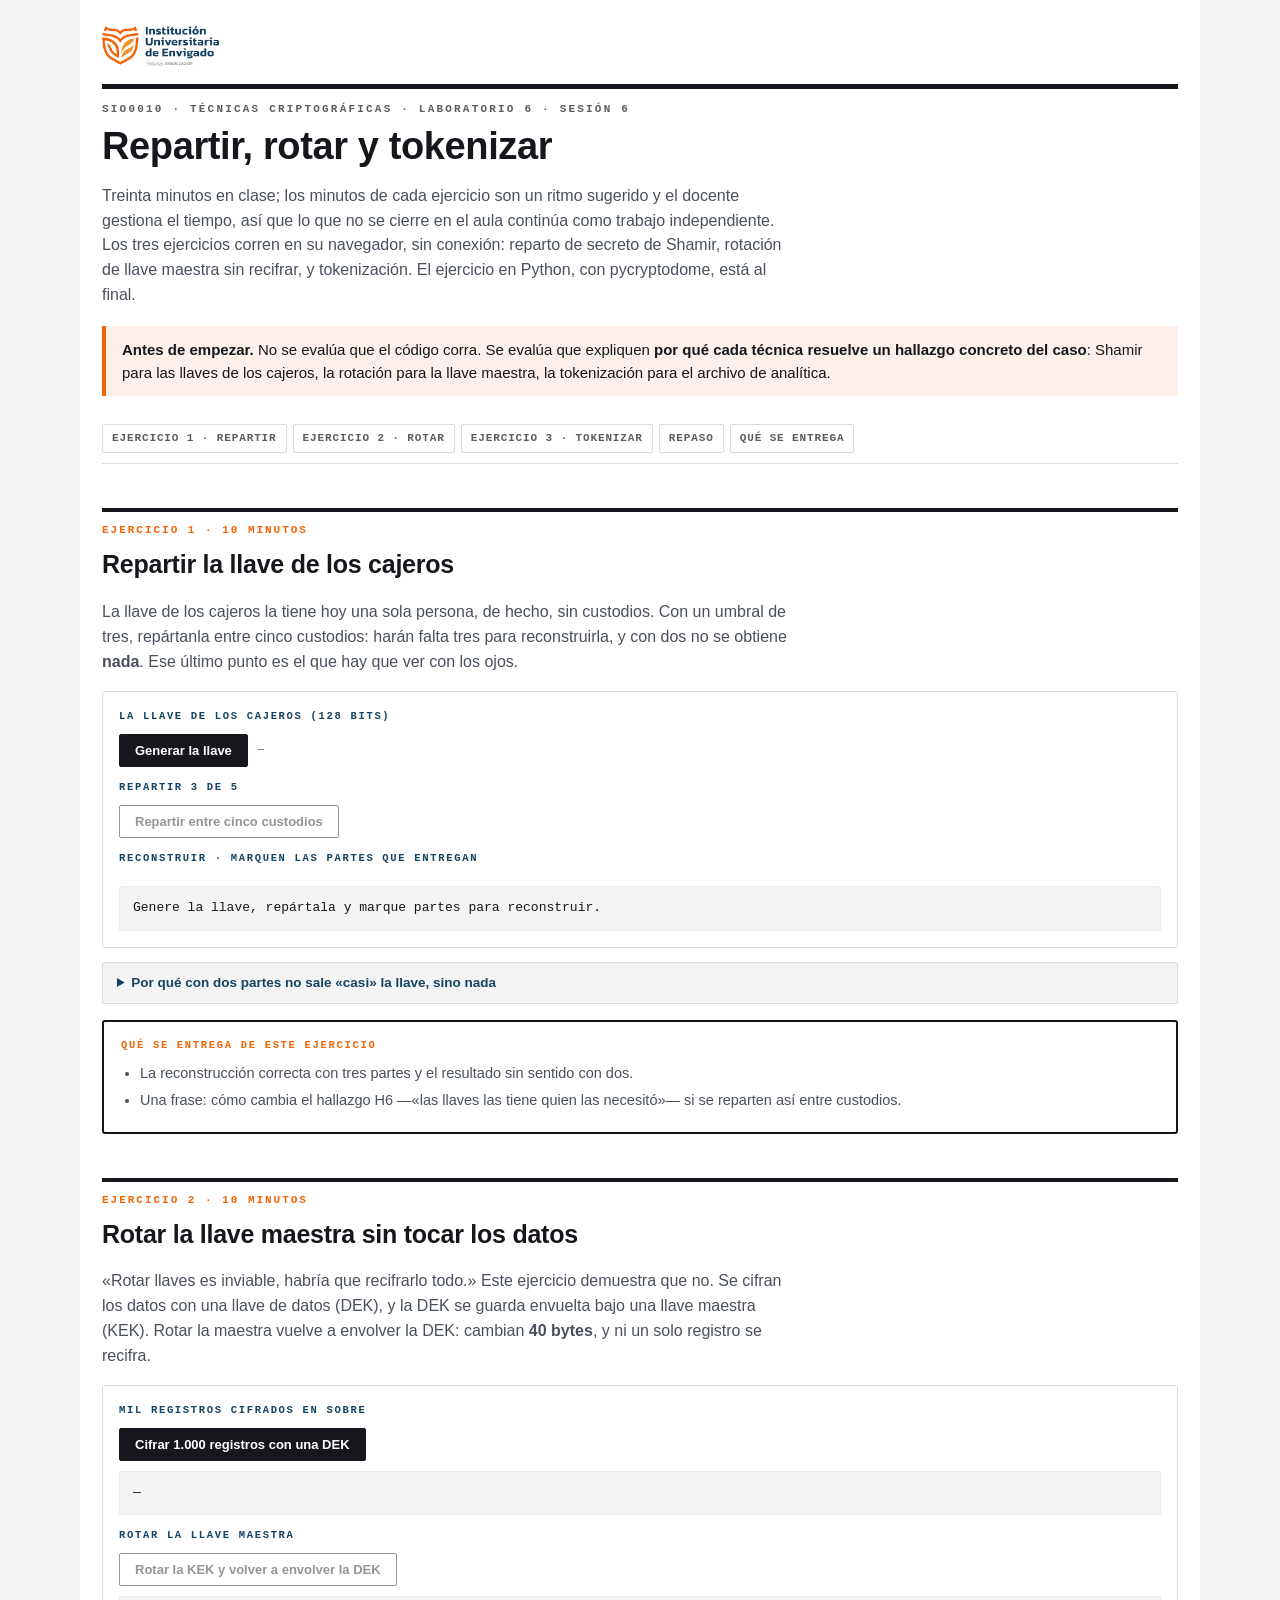
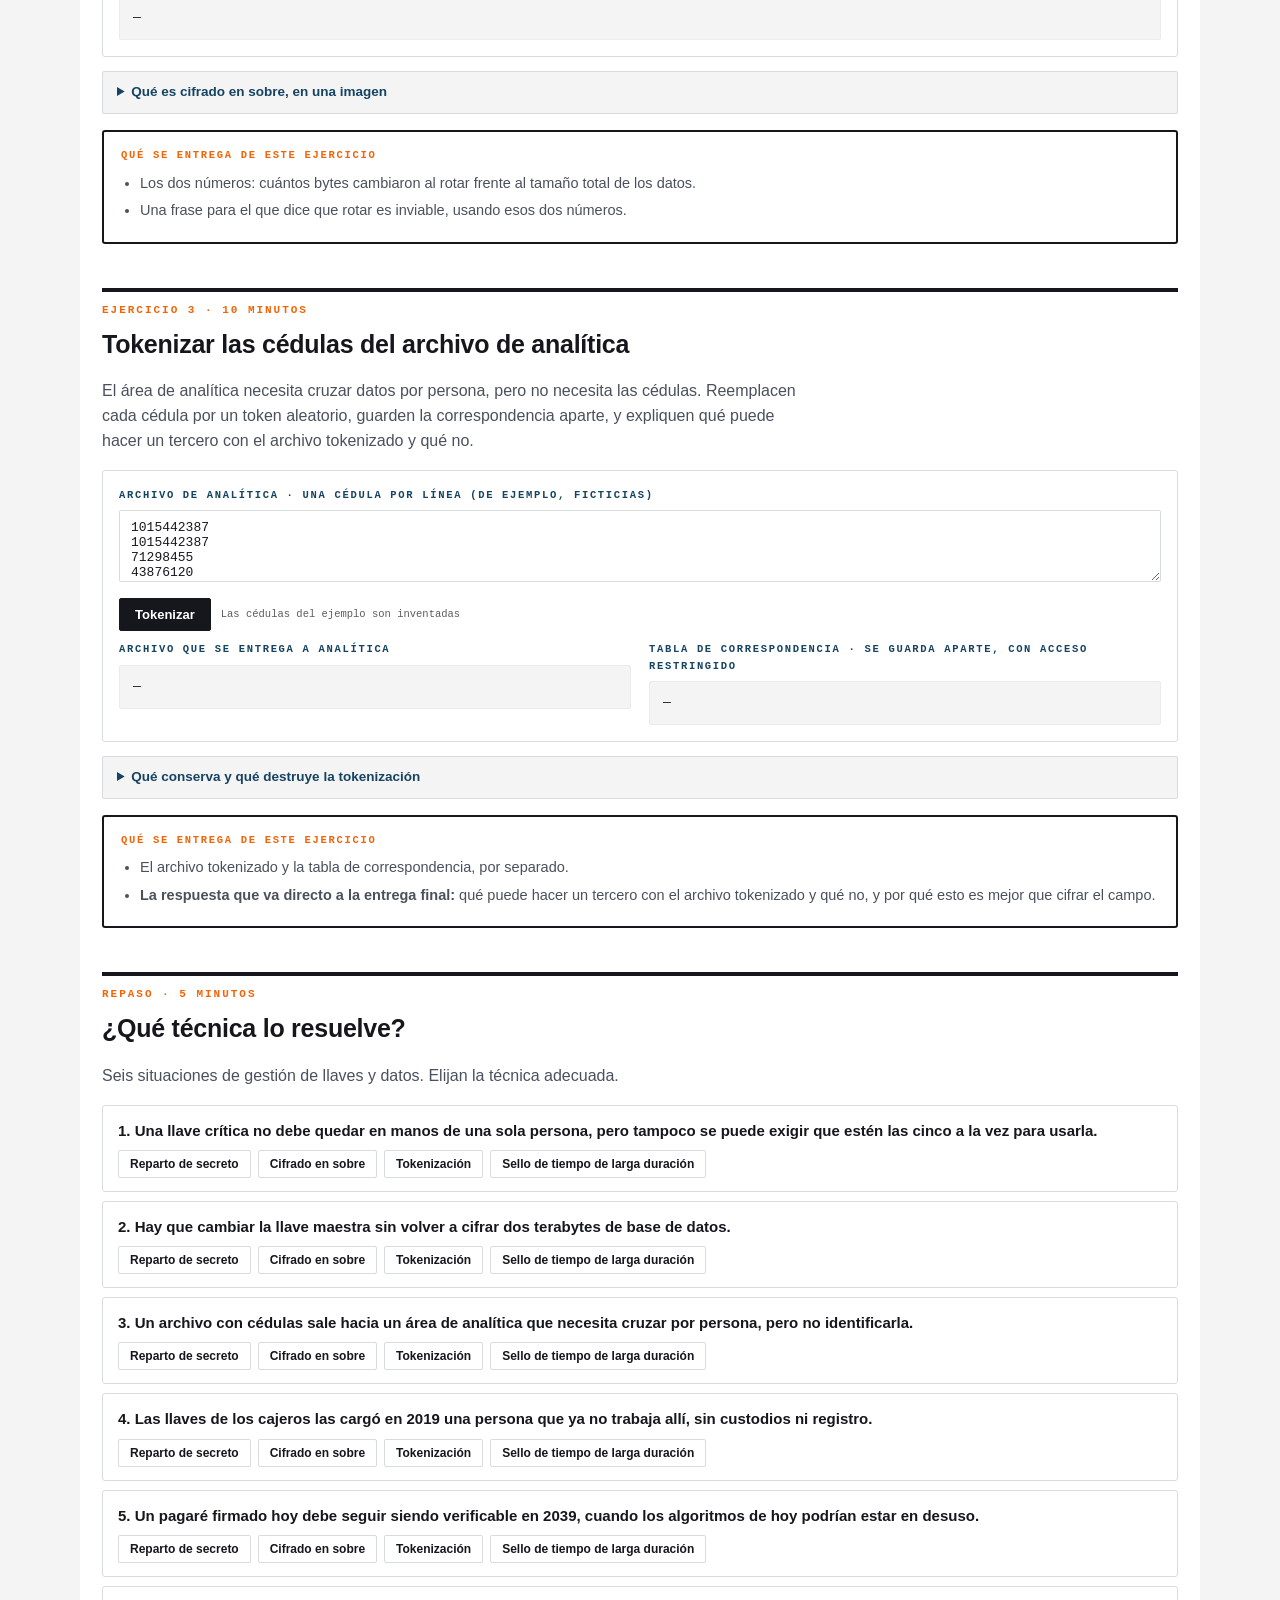
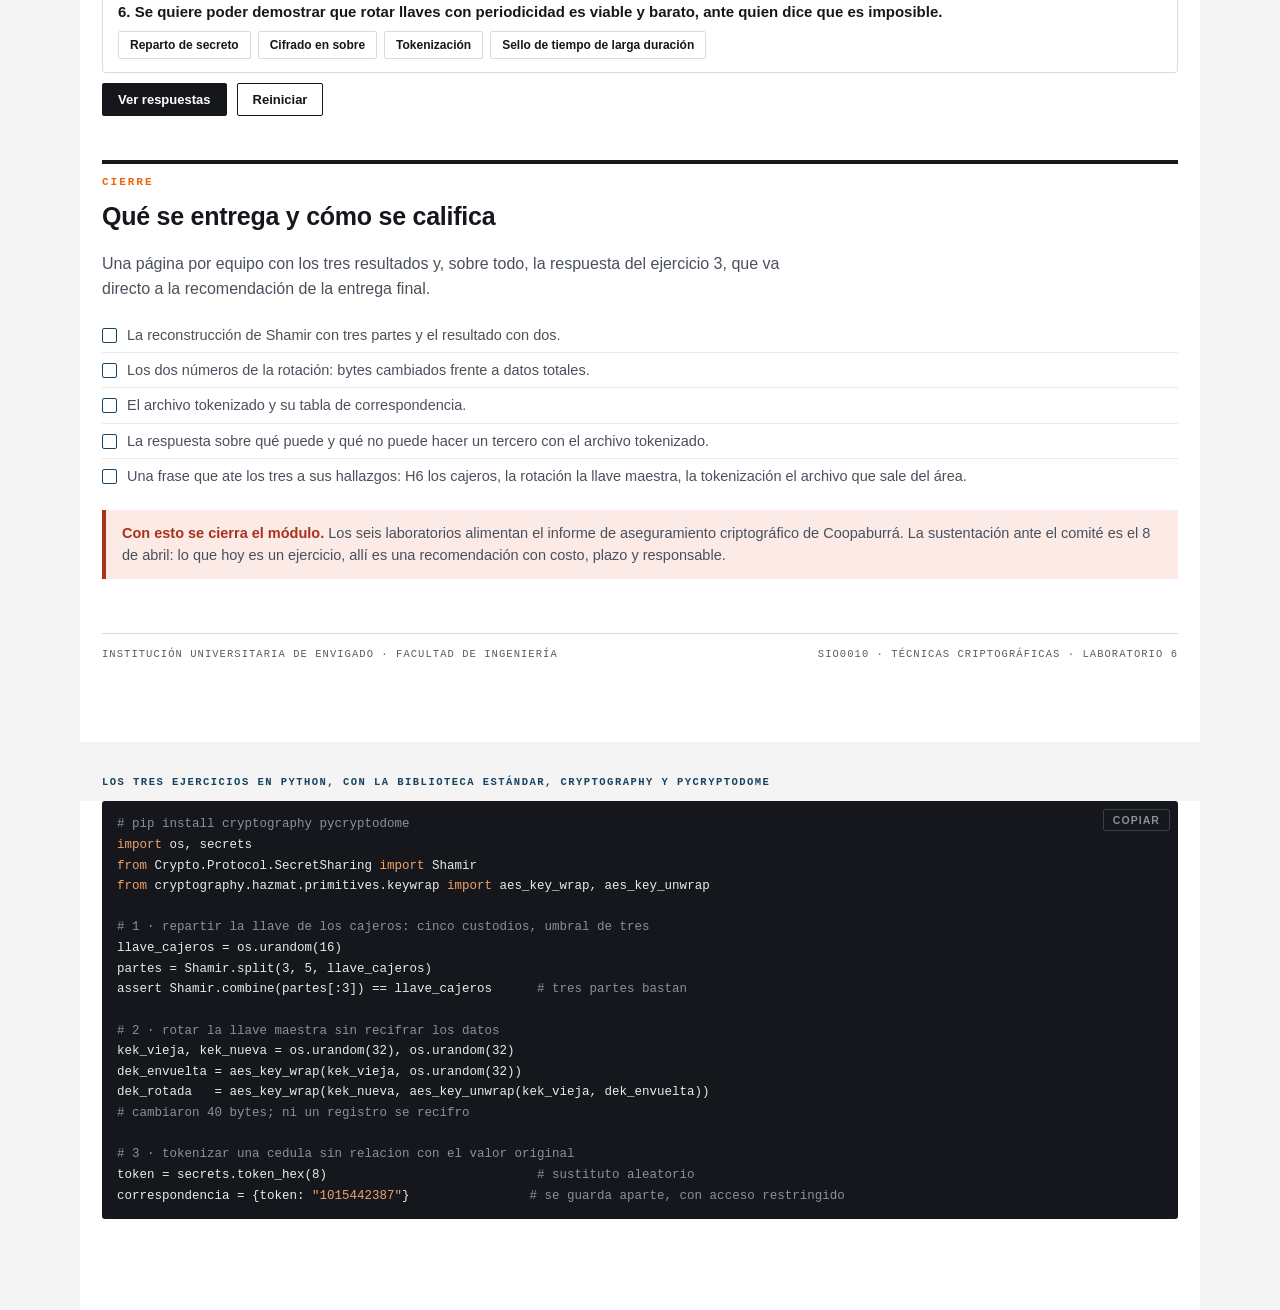
<file: laboratorios/Laboratorio-6-SIO0010.html>
<!DOCTYPE html>
<html lang="es">
<head>
<meta charset="utf-8">
<meta name="viewport" content="width=device-width, initial-scale=1">
<title>Laboratorio 6 · SIO0010 Técnicas Criptográficas</title>
<style>
/* Hoja común de los laboratorios de SIO0010. Misma identidad del laboratorio 1.
   Al final está la hoja de impresión: el PDF de cada laboratorio sale de este mismo archivo. */
:root{
  --naranja:#F36406; --naranja-lav:#FDEFE9; --azul:#154361; --azul-lav:#E9F0F5;
  --tinta:#15171C; --tinta-2:#4A505C; --gris:#5C5C5C; --papel:#FFFFFF; --papel-2:#F4F4F4;
  --linea:#D8DBDF; --linea-suave:#E9EBEE; --verde:#1B6B47; --verde-lav:#E1F0E8;
  --rojo:#A8321B; --rojo-lav:#FBEAE6;
  --mono:"Consolas","Cascadia Mono",ui-monospace,monospace;
  --sans:Arial,Helvetica,sans-serif; --titular:"Arial Black",Arial,sans-serif;
}
*{box-sizing:border-box}
body{margin:0;background:var(--papel-2);color:var(--tinta);font-family:var(--sans);font-size:15px;line-height:1.55}
.wrap{max-width:1120px;margin:0 auto;padding:0 22px 80px;background:var(--papel)}
header.top{padding:26px 0 0}
.marca{display:flex;align-items:center;gap:12px;margin-bottom:18px}
.marca img{height:40px;width:auto}
.regla{height:5px;background:var(--tinta);margin:0 0 12px}
.kicker{font-family:var(--mono);font-size:11px;font-weight:700;letter-spacing:.20em;text-transform:uppercase;color:var(--gris)}
h1{font-family:var(--titular);font-size:38px;line-height:1.1;margin:8px 0 14px;letter-spacing:-.01em}
.lead{font-size:16px;color:var(--tinta-2);max-width:78ch}
.aviso{border-left:4px solid var(--naranja);background:var(--naranja-lav);padding:12px 16px;margin:18px 0}
.aviso b{color:var(--tinta)}
.adv{border-left:4px solid var(--rojo);background:var(--rojo-lav);padding:12px 16px;margin:16px 0;font-size:14.5px;color:var(--tinta-2)}
.adv b{color:var(--rojo)}
section{margin-top:44px;scroll-margin-top:16px}
.sec-h{border-top:4px solid var(--tinta);padding-top:10px;margin-bottom:16px}
.sec-n{font-family:var(--mono);font-size:11px;font-weight:700;letter-spacing:.18em;text-transform:uppercase;color:var(--naranja)}
h2{font-family:var(--titular);font-size:25px;margin:6px 0 0;letter-spacing:-.01em}
h3{font-size:16px;margin:22px 0 8px}
.nav{position:sticky;top:0;background:var(--papel);border-bottom:1px solid var(--linea);padding:10px 0;z-index:9;display:flex;gap:6px;flex-wrap:wrap}
.nav a{font-family:var(--mono);font-size:11px;font-weight:700;letter-spacing:.08em;text-transform:uppercase;text-decoration:none;color:var(--gris);border:1px solid var(--linea);padding:5px 9px;border-radius:2px}
.nav a:hover{color:var(--naranja);border-color:var(--naranja)}
.panel{border:1px solid var(--linea);border-radius:3px;padding:16px;margin:14px 0;background:var(--papel)}
.et{font-family:var(--mono);font-size:10.5px;font-weight:700;letter-spacing:.16em;text-transform:uppercase;color:var(--azul);margin-bottom:7px}
textarea,input[type=text],input[type=number],select{width:100%;font-family:var(--mono);font-size:13px;padding:9px 11px;border:1px solid var(--linea);border-radius:2px;background:var(--papel);color:var(--tinta);resize:vertical}
textarea{min-height:72px}
.fila{display:flex;gap:10px;flex-wrap:wrap;align-items:center;margin:10px 0}
.fila label{font-family:var(--mono);font-size:11.5px;letter-spacing:.06em;text-transform:uppercase;color:var(--gris);font-weight:700}
button{font-family:var(--sans);font-size:13px;font-weight:700;padding:8px 15px;border:1px solid var(--tinta);background:var(--tinta);color:#fff;border-radius:2px;cursor:pointer}
button:hover{background:var(--naranja);border-color:var(--naranja)}
button.sec{background:transparent;color:var(--tinta)}
button.sec:hover{color:var(--naranja)}
button:disabled{opacity:.45;cursor:default}
input[type=range]{flex:1;min-width:190px;accent-color:var(--naranja)}
.sal{font-family:var(--mono);font-size:13px;background:var(--papel-2);border:1px solid var(--linea-suave);border-radius:2px;padding:11px 13px;white-space:pre-wrap;word-break:break-word;min-height:42px}
.dos{display:grid;grid-template-columns:1fr 1fr;gap:18px}
.tres{display:grid;grid-template-columns:repeat(3,1fr);gap:14px}
@media(max-width:820px){.dos,.tres{grid-template-columns:1fr}}
.imgs{display:flex;gap:22px;flex-wrap:wrap;align-items:flex-start;margin-top:8px}
.imgs figure{margin:0;text-align:center}
.imgs img{width:230px;height:230px;image-rendering:pixelated;border:1px solid var(--linea)}
.imgs figcaption{font-family:var(--mono);font-size:10px;font-weight:700;letter-spacing:.12em;text-transform:uppercase;color:var(--gris);margin-top:8px;line-height:1.5}
table{border-collapse:collapse;width:100%;font-size:13.5px;margin-top:8px}
th{text-align:left;font-family:var(--mono);font-size:10px;letter-spacing:.14em;text-transform:uppercase;color:#fff;background:var(--azul);padding:7px 9px;font-weight:700}
td{padding:6px 9px;border-bottom:1px solid var(--linea-suave);color:var(--tinta-2);vertical-align:top}
td b{color:var(--tinta)}
.leyenda{font-family:var(--mono);font-size:10.5px;color:var(--gris);margin-top:14px;line-height:1.7}
.ok{color:var(--verde);font-weight:700}
.mal{color:var(--naranja);font-weight:700}
.rojo{color:var(--rojo);font-weight:700}
details{border:1px solid var(--linea);border-radius:2px;padding:10px 14px;margin-top:12px;background:var(--papel-2)}
summary{cursor:pointer;font-weight:700;font-size:13.5px;color:var(--azul)}
details p{margin:9px 0 0;font-size:14px;color:var(--tinta-2)}
details p:first-of-type{margin-top:10px}

/* bloque de comandos con botón de copiar */
.cmd{position:relative;background:#15171C;border-radius:3px;padding:13px 15px;margin:11px 0;overflow-x:auto}
.cmd pre{margin:0;font-family:var(--mono);font-size:12.5px;line-height:1.65;color:#E8EAED;white-space:pre}
.cmd .c{color:#8A9199}
.cmd .n{color:#F0A26A}
.cmd .copiar{position:absolute;top:8px;right:8px;font-size:10.5px;letter-spacing:.1em;text-transform:uppercase;padding:4px 9px;background:transparent;color:#8A9199;border:1px solid #3A3F47}
.cmd .copiar:hover{color:#fff;background:transparent;border-color:#8A9199}
.cmd-t{font-family:var(--mono);font-size:10.5px;font-weight:700;letter-spacing:.14em;text-transform:uppercase;color:var(--azul);margin:16px 0 -4px}

/* pasos numerados */
ol.pasos{margin:12px 0 0;padding:0;list-style:none;counter-reset:pp}
ol.pasos li{counter-increment:pp;display:flex;gap:12px;padding:9px 0;border-bottom:1px solid var(--linea-suave)}
ol.pasos li:last-child{border-bottom:0}
ol.pasos li::before{content:counter(pp);flex:0 0 22px;height:22px;border-radius:50%;background:var(--azul);color:#fff;font-family:var(--mono);font-size:11px;font-weight:700;display:flex;align-items:center;justify-content:center;margin-top:2px}
ol.pasos li b{display:block;color:var(--tinta)}
ol.pasos li span{font-size:14.5px;color:var(--tinta-2)}

/* tarjetas */
.tarj{border:1px solid var(--linea);border-radius:3px;padding:13px 15px;background:var(--papel)}
.tarj.fill{background:var(--papel-2)}
.tarj.az{background:var(--azul-lav);border-color:#C6D5E0}
.tarj.na{background:var(--naranja-lav);border-color:#F5CFBF}
.tarj h4{margin:0 0 5px;font-size:14px}
.tarj p{margin:0;font-size:13.5px;color:var(--tinta-2)}

/* entregable */
.ent{border:2px solid var(--tinta);border-radius:3px;padding:15px 17px;margin-top:16px}
.ent .et{color:var(--naranja)}
.ent ul{margin:8px 0 0;padding-left:19px;font-size:14.5px;color:var(--tinta-2)}
.ent li{margin-bottom:5px}

/* casillas de verificación */
ul.chk{margin:10px 0 0;padding:0;list-style:none}
ul.chk li{display:flex;gap:10px;padding:6px 0;border-bottom:1px solid var(--linea-suave);font-size:14.5px;color:var(--tinta-2)}
ul.chk li:last-child{border-bottom:0}
ul.chk li::before{content:"";flex:0 0 13px;height:13px;border:1.5px solid var(--azul);border-radius:2px;margin-top:4px}

/* repaso */
.preg{border:1px solid var(--linea);border-radius:3px;padding:13px 15px;margin-bottom:9px}
.preg .q{font-weight:700;margin-bottom:8px}
.preg .ops{display:flex;gap:7px;flex-wrap:wrap}
.preg .ops button{font-size:12px;padding:6px 11px;background:transparent;color:var(--tinta);border-color:var(--linea)}
.preg .ops button.elegida{background:var(--azul);color:#fff;border-color:var(--azul)}
.preg .fb{margin-top:9px;font-size:13.5px;display:none}

footer{margin-top:54px;border-top:1px solid var(--linea);padding-top:12px;font-family:var(--mono);font-size:10.5px;letter-spacing:.1em;text-transform:uppercase;color:var(--gris);display:flex;justify-content:space-between;flex-wrap:wrap;gap:8px}

/* ───────────────────────── impresión ─────────────────────────
   El PDF de cada laboratorio se genera de este mismo archivo. */
@media print{
  @page{ size:A4; margin:15mm 14mm 14mm }
  body{background:#fff;font-size:10.2pt;line-height:1.45}
  .wrap{max-width:none;padding:0;background:#fff}
  .nav{display:none}
  button,input[type=range],.copiar{display:none!important}
  h1{font-size:25pt}
  h2{font-size:15pt}
  h3{font-size:11.5pt}
  .lead{font-size:10.6pt;max-width:none}
  section{margin-top:18pt;page-break-inside:auto}
  .sec-h{page-break-after:avoid}
  .panel,.tarj,.ent,.preg,.adv,.aviso,details,.cmd{page-break-inside:avoid}
  .cmd{background:#F4F4F4;border:.7pt solid var(--linea)}
  .cmd pre{color:#15171C;font-size:8.6pt}
  .cmd .c{color:#6A7078}
  .cmd .n{color:#A8321B}
  .sal{min-height:0;font-size:8.6pt}
  .inter .sal{display:none}
  .inter::after{content:"Panel interactivo · ábralo en el navegador para ejecutarlo";display:block;font-family:var(--mono);font-size:8.4pt;letter-spacing:.06em;color:var(--gris);border-top:.7pt solid var(--linea-suave);margin-top:8px;padding-top:7px}
  details{background:#fff}
  details summary{list-style:none;color:var(--azul)}
  details summary::-webkit-details-marker{display:none}
  table{font-size:9pt}
  th{padding:5px 7px;font-size:7.4pt}
  td{padding:4.5px 7px}
  .imgs img{width:150px;height:150px}
  footer{margin-top:20pt;font-size:8pt}
  a{color:inherit;text-decoration:none}
}

</style>
</head>
<body>
<script>
/* Utilidades comunes de los laboratorios de SIO0010.
   Todo ocurre en el navegador: no hay peticiones de red ni almacenamiento persistente. */

const $  = id => document.getElementById(id);
const $$ = sel => Array.prototype.slice.call(document.querySelectorAll(sel));

/* ---------- bytes, hexadecimal y texto ---------- */
const UTF8 = new TextEncoder();
const DEC  = new TextDecoder();

function bytes(txt){ return UTF8.encode(txt); }
function texto(buf){ return DEC.decode(buf instanceof ArrayBuffer ? new Uint8Array(buf) : buf); }
function hex(buf){
  const b = buf instanceof ArrayBuffer ? new Uint8Array(buf) : buf;
  return Array.prototype.map.call(b, v => v.toString(16).padStart(2, "0")).join("");
}
function desdeHex(s){
  s = (s || "").replace(/[^0-9a-fA-F]/g, "");
  const b = new Uint8Array(s.length >> 1);
  for (let i = 0; i < b.length; i++) b[i] = parseInt(s.substr(i * 2, 2), 16);
  return b;
}
function aleatorio(n){ const b = new Uint8Array(n); crypto.getRandomValues(b); return b; }
function bloques(h, n){ return (h.match(new RegExp(".{1," + (n * 2) + "}", "g")) || []).join(" "); }

/* ---------- copiar bloques de comandos ---------- */
function montarCopias(){
  $$(".cmd").forEach(function(caja){
    if (caja.querySelector(".copiar")) return;
    const b = document.createElement("button");
    b.className = "copiar"; b.type = "button"; b.textContent = "copiar";
    b.addEventListener("click", function(){
      const t = caja.querySelector("pre").innerText;
      const listo = function(){ b.textContent = "copiado"; setTimeout(function(){ b.textContent = "copiar"; }, 1400); };
      if (navigator.clipboard && navigator.clipboard.writeText) {
        navigator.clipboard.writeText(t).then(listo, function(){ manual(t, listo); });
      } else { manual(t, listo); }
    });
    caja.appendChild(b);
  });
  function manual(t, listo){          // sin permiso de portapapeles: selección manual
    const a = document.createElement("textarea");
    a.value = t; a.style.position = "fixed"; a.style.opacity = "0";
    document.body.appendChild(a); a.select();
    try { document.execCommand("copy"); listo(); } catch (e) {}
    document.body.removeChild(a);
  }
}

/* ---------- repaso de opción múltiple ----------
   preguntas: [[enunciado, respuesta, explicación], ...]   ·   opciones: ["A", "B", ...] */
function montarQuiz(cont, preguntas, opciones, idVer, idReset, idMarca){
  const caja = $(cont);
  const elegido = {};

  function pinta(){
    caja.innerHTML = "";
    preguntas.forEach(function(p, i){
      const d = document.createElement("div"); d.className = "preg";
      const q = document.createElement("div"); q.className = "q"; q.textContent = (i + 1) + ". " + p[0];
      const ops = document.createElement("div"); ops.className = "ops";
      opciones.forEach(function(o){
        const b = document.createElement("button"); b.type = "button"; b.textContent = o;
        if (elegido[i] === o) b.className = "elegida";
        b.addEventListener("click", function(){ elegido[i] = o; pinta(); marca(); });
        ops.appendChild(b);
      });
      const fb = document.createElement("div"); fb.className = "fb"; fb.id = cont + "-fb" + i;
      d.appendChild(q); d.appendChild(ops); d.appendChild(fb);
      caja.appendChild(d);
    });
  }
  function marca(){
    const n = Object.keys(elegido).length;
    if (idMarca) $(idMarca).textContent = n ? n + " de " + preguntas.length + " respondidas" : "";
  }
  function ver(){
    preguntas.forEach(function(p, i){
      const fb = $(cont + "-fb" + i);
      const bien = elegido[i] === p[1];
      fb.style.display = "block";
      fb.innerHTML = '<span class="' + (bien ? "ok" : "mal") + '">' + (bien ? "Correcto" : "Respuesta: " + p[1]) +
                     '</span> · <span style="color:var(--tinta-2)">' + p[2] + "</span>";
    });
  }
  function reinicia(){ for (const k in elegido) delete elegido[k]; pinta(); marca(); }

  if (idVer)   $(idVer).addEventListener("click", ver);
  if (idReset) $(idReset).addEventListener("click", reinicia);
  pinta();
}

/* ---------- cronómetro ---------- */
async function cronometra(fn){
  const t = performance.now();
  const r = await fn();
  return { ms: performance.now() - t, r: r };
}
function ms(v){ return v >= 1000 ? (v / 1000).toFixed(2) + " s" : v.toFixed(1) + " ms"; }

/* ---------- impresión: los desplegables salen abiertos ---------- */
function abreTodo(){ $$("details").forEach(function(d){ d.open = true; }); }
window.addEventListener("beforeprint", abreTodo);
if (window.matchMedia) {
  const mq = window.matchMedia("print");
  if (mq.addEventListener) mq.addEventListener("change", function(e){ if (e.matches) abreTodo(); });
}

document.addEventListener("DOMContentLoaded", montarCopias);

</script>
<div class="wrap">
<header class="top">
  <div class="marca"><img src="[data-uri]" alt="Institución Universitaria de Envigado"></div>
  <div class="regla"></div>
  <div class="kicker">SIO0010 · Técnicas Criptográficas · Laboratorio 6 · Sesión 6</div>
  <h1>Repartir, rotar y tokenizar</h1>
  <p class="lead">Treinta minutos en clase; los minutos de cada ejercicio son un ritmo sugerido y el docente gestiona el tiempo, así que lo que no se cierre en el aula continúa como trabajo independiente. Los tres ejercicios corren en su navegador, sin conexión: reparto de secreto de Shamir, rotación de llave maestra sin recifrar, y tokenización. El ejercicio en Python, con pycryptodome, está al final.</p>
  <div class="aviso"><b>Antes de empezar.</b> No se evalúa que el código corra. Se evalúa que expliquen <b>por qué cada técnica resuelve un hallazgo concreto del caso</b>: Shamir para las llaves de los cajeros, la rotación para la llave maestra, la tokenización para el archivo de analítica.</div>
</header>

<nav class="nav">
  <a href="#e1">Ejercicio 1 · Repartir</a>
  <a href="#e2">Ejercicio 2 · Rotar</a>
  <a href="#e3">Ejercicio 3 · Tokenizar</a>
  <a href="#rep">Repaso</a>
  <a href="#ent">Qué se entrega</a>
</nav>

<!-- EJERCICIO 1 · REPARTIR -->
<section id="e1">
  <div class="sec-h"><div class="sec-n">Ejercicio 1 · 10 minutos</div><h2>Repartir la llave de los cajeros</h2></div>
  <p class="lead">La llave de los cajeros la tiene hoy una sola persona, de hecho, sin custodios. Con un umbral de tres, repártanla entre cinco custodios: harán falta tres para reconstruirla, y con dos no se obtiene <b>nada</b>. Ese último punto es el que hay que ver con los ojos.</p>
  <div class="panel inter">
    <div class="et">La llave de los cajeros (128 bits)</div>
    <div class="fila"><button id="e1gen">Generar la llave</button><span class="leyenda" id="e1k" style="margin:0">—</span></div>
    <div class="et" style="margin-top:12px">Repartir 3 de 5</div>
    <div class="fila"><button id="e1rep" class="sec" disabled>Repartir entre cinco custodios</button></div>
    <div id="e1partes"></div>
    <div class="et" style="margin-top:12px">Reconstruir · marquen las partes que entregan</div>
    <div class="fila" id="e1chk"></div>
    <div class="sal" id="e1out" style="margin-top:8px">Genere la llave, repártala y marque partes para reconstruir.</div>
  </div>
  <details><summary>Por qué con dos partes no sale «casi» la llave, sino nada</summary>
    <p>Cada byte de la llave es el término independiente de un polinomio secreto de grado dos —una parábola en aritmética de campo finito—. Cada custodio recibe un punto de esa parábola. Con tres puntos hay una sola parábola que pasa por ellos, así que el término independiente queda determinado: se recupera la llave. Con dos puntos pasan <b>infinitas</b> parábolas, una por cada valor posible del secreto, y todas son igual de probables. Por eso dos custodios no obtienen una versión aproximada: obtienen un valor que no tiene ninguna relación con la llave real. Compruébenlo marcando solo dos partes.</p>
  </details>
  <div class="ent">
    <div class="et">Qué se entrega de este ejercicio</div>
    <ul>
      <li>La reconstrucción correcta con tres partes y el resultado sin sentido con dos.</li>
      <li>Una frase: cómo cambia el hallazgo H6 —«las llaves las tiene quien las necesitó»— si se reparten así entre custodios.</li>
    </ul>
  </div>
</section>

<!-- EJERCICIO 2 · ROTAR -->
<section id="e2">
  <div class="sec-h"><div class="sec-n">Ejercicio 2 · 10 minutos</div><h2>Rotar la llave maestra sin tocar los datos</h2></div>
  <p class="lead">«Rotar llaves es inviable, habría que recifrarlo todo.» Este ejercicio demuestra que no. Se cifran los datos con una llave de datos (DEK), y la DEK se guarda envuelta bajo una llave maestra (KEK). Rotar la maestra vuelve a envolver la DEK: cambian <b>40 bytes</b>, y ni un solo registro se recifra.</p>
  <div class="panel inter">
    <div class="et">Mil registros cifrados en sobre</div>
    <div class="fila"><button id="e2gen">Cifrar 1.000 registros con una DEK</button></div>
    <div class="sal" id="e2s1">—</div>
    <div class="et" style="margin-top:12px">Rotar la llave maestra</div>
    <div class="fila"><button id="e2rot" class="sec" disabled>Rotar la KEK y volver a envolver la DEK</button></div>
    <div class="sal" id="e2s2">—</div>
  </div>
  <details><summary>Qué es cifrado en sobre, en una imagen</summary>
    <p>Imaginen mil cajas cerradas con la misma llave pequeña, la DEK. Esa llave pequeña se guarda dentro de una caja fuerte, la KEK. <b>Rotar</b> la llave maestra es cambiar la caja fuerte y mover la llave pequeña de la vieja a la nueva: las mil cajas siguen cerradas con la misma llave pequeña, intactas. Recifrar todo sería abrir las mil cajas y volver a cerrarlas con otra llave —lo que nadie quiere hacer, y por eso no se rota nunca en Coopaburrá—. Con este diseño, rotar cuesta 40 bytes.</p>
  </details>
  <div class="ent">
    <div class="et">Qué se entrega de este ejercicio</div>
    <ul>
      <li>Los dos números: cuántos bytes cambiaron al rotar frente al tamaño total de los datos.</li>
      <li>Una frase para el que dice que rotar es inviable, usando esos dos números.</li>
    </ul>
  </div>
</section>

<!-- EJERCICIO 3 · TOKENIZAR -->
<section id="e3">
  <div class="sec-h"><div class="sec-n">Ejercicio 3 · 10 minutos</div><h2>Tokenizar las cédulas del archivo de analítica</h2></div>
  <p class="lead">El área de analítica necesita cruzar datos por persona, pero no necesita las cédulas. Reemplacen cada cédula por un token aleatorio, guarden la correspondencia aparte, y expliquen qué puede hacer un tercero con el archivo tokenizado y qué no.</p>
  <div class="panel inter">
    <div class="et">Archivo de analítica · una cédula por línea (de ejemplo, ficticias)</div>
    <textarea id="e3in" spellcheck="false">1015442387
1015442387
71298455
43876120
71298455
1015442387</textarea>
    <div class="fila"><button id="e3go">Tokenizar</button><span class="leyenda" style="margin:0">Las cédulas del ejemplo son inventadas</span></div>
    <div class="dos">
      <div><div class="et">Archivo que se entrega a analítica</div><div class="sal" id="e3tok">—</div></div>
      <div><div class="et">Tabla de correspondencia · se guarda aparte, con acceso restringido</div><div class="sal" id="e3map">—</div></div>
    </div>
  </div>
  <details><summary>Qué conserva y qué destruye la tokenización</summary>
    <p><b>Conserva</b> la posibilidad de cruzar: la misma cédula produce siempre el mismo token, así que analítica puede contar cuántas operaciones hizo cada persona sin saber quién es. <b>Destruye</b> la posibilidad de identificar: el token es aleatorio y no tiene ninguna relación matemática con la cédula, así que del token no se vuelve a la cédula sin la tabla de correspondencia. Un tercero que reciba el archivo tokenizado puede hacer estadística, pero no puede señalar a nadie.</p>
    <p>Es distinto de cifrar: un dato cifrado se puede descifrar con la llave, y dos datos iguales cifrados con modos que preservan patrones pueden delatarse. El token no se «descifra»: se busca en una tabla que vive en otro lugar, bajo otro control. Por eso es la respuesta correcta para un archivo que sale del área que lo custodia.</p>
  </details>
  <div class="ent">
    <div class="et">Qué se entrega de este ejercicio</div>
    <ul>
      <li>El archivo tokenizado y la tabla de correspondencia, por separado.</li>
      <li><b>La respuesta que va directo a la entrega final:</b> qué puede hacer un tercero con el archivo tokenizado y qué no, y por qué esto es mejor que cifrar el campo.</li>
    </ul>
  </div>
</section>

<!-- REPASO -->
<section id="rep">
  <div class="sec-h"><div class="sec-n">Repaso · 5 minutos</div><h2>¿Qué técnica lo resuelve?</h2></div>
  <p class="lead">Seis situaciones de gestión de llaves y datos. Elijan la técnica adecuada.</p>
  <div id="quiz"></div>
  <div class="fila"><button id="qver">Ver respuestas</button><button class="sec" id="qreset">Reiniciar</button><span id="qmarca" class="leyenda" style="margin:0"></span></div>
</section>

<!-- ENTREGA -->
<section id="ent">
  <div class="sec-h"><div class="sec-n">Cierre</div><h2>Qué se entrega y cómo se califica</h2></div>
  <p class="lead">Una página por equipo con los tres resultados y, sobre todo, la respuesta del ejercicio 3, que va directo a la recomendación de la entrega final.</p>
  <ul class="chk">
    <li>La reconstrucción de Shamir con tres partes y el resultado con dos.</li>
    <li>Los dos números de la rotación: bytes cambiados frente a datos totales.</li>
    <li>El archivo tokenizado y su tabla de correspondencia.</li>
    <li>La respuesta sobre qué puede y qué no puede hacer un tercero con el archivo tokenizado.</li>
    <li>Una frase que ate los tres a sus hallazgos: H6 los cajeros, la rotación la llave maestra, la tokenización el archivo que sale del área.</li>
  </ul>
  <div class="adv"><b>Con esto se cierra el módulo.</b> Los seis laboratorios alimentan el informe de aseguramiento criptográfico de Coopaburrá. La sustentación ante el comité es el 8 de abril: lo que hoy es un ejercicio, allí es una recomendación con costo, plazo y responsable.</div>
</section>

<footer>
  <span>Institución Universitaria de Envigado · Facultad de Ingeniería</span>
  <span>SIO0010 · Técnicas Criptográficas · Laboratorio 6</span>
</footer>
</div>

<div class="cmd-t" style="max-width:1120px;margin:32px auto 0;padding:0 22px">Los tres ejercicios en Python, con la biblioteca estándar, cryptography y pycryptodome</div>
<div class="wrap" style="padding-top:0"><div class="cmd"><pre><span class="c"># pip install cryptography pycryptodome</span>
<span class="n">import</span> os, secrets
<span class="n">from</span> Crypto.Protocol.SecretSharing <span class="n">import</span> Shamir
<span class="n">from</span> cryptography.hazmat.primitives.keywrap <span class="n">import</span> aes_key_wrap, aes_key_unwrap

<span class="c"># 1 · repartir la llave de los cajeros: cinco custodios, umbral de tres</span>
llave_cajeros = os.urandom(16)
partes = Shamir.split(3, 5, llave_cajeros)
assert Shamir.combine(partes[:3]) == llave_cajeros      <span class="c"># tres partes bastan</span>

<span class="c"># 2 · rotar la llave maestra sin recifrar los datos</span>
kek_vieja, kek_nueva = os.urandom(32), os.urandom(32)
dek_envuelta = aes_key_wrap(kek_vieja, os.urandom(32))
dek_rotada   = aes_key_wrap(kek_nueva, aes_key_unwrap(kek_vieja, dek_envuelta))
<span class="c"># cambiaron 40 bytes; ni un registro se recifro</span>

<span class="c"># 3 · tokenizar una cedula sin relacion con el valor original</span>
token = secrets.token_hex(8)                            <span class="c"># sustituto aleatorio</span>
correspondencia = {token: <span class="n">"1015442387"</span>}                <span class="c"># se guarda aparte, con acceso restringido</span></pre></div></div>

<script>
/* ═════════ Shamir sobre GF(256) ═════════ */
  /* Reparto de secreto de Shamir sobre GF(256), byte a byte.
     Umbral t de n: se necesitan t partes para reconstruir; con t-1 no se obtiene nada.
     Es el mismo esquema que usa pycryptodome; aquí en JavaScript para el laboratorio. */
  
  // Tablas de logaritmo y exponencial en GF(256) con el polinomio 0x11b (el de AES).
  const EXP = new Uint8Array(512), LOG = new Uint8Array(256);
  (function(){
    let x = 1;
    for (let i = 0; i < 255; i++){ EXP[i] = x; LOG[x] = i; x ^= (x << 1) ^ ((x & 0x80) ? 0x11b : 0); x &= 0xff; }
    for (let i = 255; i < 512; i++) EXP[i] = EXP[i - 255];
  })();
  
  function mul(a, b){ return (a && b) ? EXP[LOG[a] + LOG[b]] : 0; }
  function div(a, b){ return a ? EXP[(LOG[a] - LOG[b] + 255) % 255] : 0; }
  
  /* Evalúa un polinomio (coeficientes de menor a mayor grado) en x, en GF(256). */
  function evalua(coef, x){
    let y = 0;
    for (let i = coef.length - 1; i >= 0; i--) y = mul(y, x) ^ coef[i];
    return y;
  }
  
  /* Reparte un secreto (Uint8Array) en n partes con umbral t.
     Cada parte es { x, y } con y del mismo largo que el secreto. */
  function repartir(secreto, t, n, azar){
    azar = azar || (k => { const b = new Uint8Array(k); crypto.getRandomValues(b); return b; });
    const partes = [];
    for (let x = 1; x <= n; x++) partes.push({ x: x, y: new Uint8Array(secreto.length) });
    for (let j = 0; j < secreto.length; j++){
      const coef = new Uint8Array(t);
      coef[0] = secreto[j];                       // término independiente = el byte del secreto
      const r = azar(t - 1);
      for (let i = 1; i < t; i++) coef[i] = r[i - 1];
      for (const p of partes) p.y[j] = evalua(coef, p.x);
    }
    return partes;
  }
  
  /* Reconstruye el secreto por interpolación de Lagrange en x = 0. */
  function reconstruir(partes){
    const largo = partes[0].y.length;
    const out = new Uint8Array(largo);
    for (let j = 0; j < largo; j++){
      let acc = 0;
      for (let i = 0; i < partes.length; i++){
        let num = 1, den = 1;
        for (let k = 0; k < partes.length; k++){
          if (k === i) continue;
          num = mul(num, partes[k].x);            // (0 - x_k) = x_k en GF(2^8)
          den = mul(den, partes[i].x ^ partes[k].x);
        }
        acc ^= mul(partes[i].y[j], div(num, den));
      }
      out[j] = acc;
    }
    return out;
  }

/* ═════════ Ejercicio 1 · repartir ═════════ */
let e1 = {};
$("e1gen").addEventListener("click", function(){
  e1.llave = aleatorio(16);
  $("e1k").textContent = "llave = " + hex(e1.llave);
  $("e1rep").disabled = false;
  $("e1partes").innerHTML = ""; $("e1chk").innerHTML = ""; $("e1out").textContent = "Ahora repártala.";
});
$("e1rep").addEventListener("click", function(){
  e1.partes = repartir(e1.llave, 3, 5);
  $("e1partes").innerHTML = '<table style="margin-top:8px"><tbody>' + e1.partes.map(function(p){
    return '<tr><td style="font-weight:700;color:var(--tinta);white-space:nowrap">Custodio ' + p.x +
           '</td><td style="font-family:var(--mono);font-size:12px">' + hex(p.y) + "</td></tr>";
  }).join("") + "</tbody></table>";
  $("e1chk").innerHTML = e1.partes.map(function(p){
    return '<label style="font-family:var(--mono);font-size:12.5px"><input type="checkbox" data-x="' + p.x +
           '" style="width:auto"> Custodio ' + p.x + "</label>";
  }).join(" &nbsp; ");
  $$("#e1chk input").forEach(c => c.addEventListener("change", reconstruyeE1));
  $("e1out").textContent = "Marque partes. Con tres o más, la llave vuelve; con dos, no.";
});
function reconstruyeE1(){
  const marcadas = $$("#e1chk input").filter(c => c.checked).map(c => +c.dataset.x);
  if (marcadas.length < 2){ $("e1out").textContent = "Marque al menos dos partes."; return; }
  const sel = e1.partes.filter(p => marcadas.indexOf(p.x) >= 0);
  const r = reconstruir(sel);
  const ok = hex(r) === hex(e1.llave);
  $("e1out").textContent =
    "partes usadas : " + marcadas.join(", ") + "  (" + marcadas.length + ")\n" +
    "resultado     : " + hex(r) + "\n" +
    "llave original: " + hex(e1.llave) + "\n\n" +
    (ok ? "✓ RECONSTRUIDA — tres o más partes determinan la llave"
        : (marcadas.length >= 3 ? "✓ RECONSTRUIDA" : "✗ NO COINCIDE — con dos partes el resultado no tiene relación con la llave real"));
}

/* ═════════ Ejercicio 2 · rotar ═════════ */
let e2 = {};
async function nuevaKEK(){ return crypto.subtle.generateKey({ name: "AES-KW", length: 256 }, true, ["wrapKey", "unwrapKey"]); }
$("e2gen").addEventListener("click", async function(){
  e2.dek = await crypto.subtle.generateKey({ name: "AES-GCM", length: 256 }, true, ["encrypt", "decrypt"]);
  e2.kek = await nuevaKEK();
  // "cifrar" mil registros con la DEK
  let total = 0;
  for (let i = 0; i < 1000; i++){
    const reg = bytes("registro-" + i + "-saldo-" + (i * 137 % 900000));
    const iv = aleatorio(12);
    const c = await crypto.subtle.encrypt({ name: "AES-GCM", iv: iv }, e2.dek, reg);
    total += c.byteLength + 12;
  }
  e2.total = total;
  e2.envuelta = new Uint8Array(await crypto.subtle.wrapKey("raw", e2.dek, e2.kek, "AES-KW"));
  $("e2s1").textContent =
    "1.000 registros cifrados con la DEK : " + total.toLocaleString("es-CO") + " bytes\n" +
    "la DEK, envuelta bajo la KEK        : " + e2.envuelta.length + " bytes\n" +
    hex(e2.envuelta);
  $("e2rot").disabled = false; $("e2s2").textContent = "—";
});
$("e2rot").addEventListener("click", async function(){
  const kekNueva = await nuevaKEK();
  const dekOtra = await crypto.subtle.unwrapKey("raw", e2.envuelta, e2.kek, "AES-KW", { name: "AES-GCM" }, true, ["encrypt", "decrypt"]);
  const reenvuelta = new Uint8Array(await crypto.subtle.wrapKey("raw", dekOtra, kekNueva, "AES-KW"));
  const a = hex(new Uint8Array(await crypto.subtle.exportKey("raw", e2.dek)));
  const b = hex(new Uint8Array(await crypto.subtle.exportKey("raw", dekOtra)));
  $("e2s2").textContent =
    "KEK rotada. DEK re-envuelta bajo la KEK nueva:\n" + hex(reenvuelta) + "\n\n" +
    "la DEK sigue siendo la misma : " + (a === b ? "sí" : "no") + "\n" +
    "bytes que cambiaron al rotar : " + reenvuelta.length + "\n" +
    "datos que hubo que recifrar  : 0 de " + e2.total.toLocaleString("es-CO") + " bytes\n\n" +
    "Rotar la llave maestra costó " + reenvuelta.length + " bytes, no " + e2.total.toLocaleString("es-CO") + ".";
  e2.kek = kekNueva; e2.envuelta = reenvuelta;
});

/* ═════════ Ejercicio 3 · tokenizar ═════════ */
$("e3go").addEventListener("click", function(){
  const lineas = ($("e3in").value.match(/[^\s]+/g) || []);
  const mapa = {};                       // cedula -> token, para que iguales den token igual
  const tok = [];
  for (const ced of lineas){
    if (!mapa[ced]) mapa[ced] = "TK-" + hex(aleatorio(6)).toUpperCase();
    tok.push(mapa[ced]);
  }
  $("e3tok").textContent = tok.join("\n");
  $("e3map").textContent = Object.keys(mapa).map(c => mapa[c] + "  ↔  " + c).join("\n");
});

/* ═════════ Repaso ═════════ */
montarQuiz("quiz", [
 ["Una llave crítica no debe quedar en manos de una sola persona, pero tampoco se puede exigir que estén las cinco a la vez para usarla.",
  "Reparto de secreto", "Shamir con umbral: se reparte entre cinco y bastan tres. Ni una persona sola la tiene, ni se depende de que estén todas."],
 ["Hay que cambiar la llave maestra sin volver a cifrar dos terabytes de base de datos.",
  "Cifrado en sobre", "Con DEK y KEK, rotar la maestra vuelve a envolver la llave de datos: cambian 40 bytes y los datos no se tocan."],
 ["Un archivo con cédulas sale hacia un área de analítica que necesita cruzar por persona, pero no identificarla.",
  "Tokenización", "Cada cédula se reemplaza por un token aleatorio, con la correspondencia guardada aparte. Se puede cruzar, no identificar."],
 ["Las llaves de los cajeros las cargó en 2019 una persona que ya no trabaja allí, sin custodios ni registro.",
  "Reparto de secreto", "Es el hallazgo H6. Repartir la llave entre custodios con umbral elimina la dependencia de una sola persona y deja registro."],
 ["Un pagaré firmado hoy debe seguir siendo verificable en 2039, cuando los algoritmos de hoy podrían estar en desuso.",
  "Sello de tiempo de larga duración", "El valor probatorio a veinte años necesita sellos de tiempo renovables y previsión de transición de algoritmos: es la parte post-cuántica de la sesión."],
 ["Se quiere poder demostrar que rotar llaves con periodicidad es viable y barato, ante quien dice que es imposible.",
  "Cifrado en sobre", "El argumento es el ejercicio 2: rotar cuesta unas decenas de bytes por llave envuelta, no el tamaño de los datos."]
], ["Reparto de secreto", "Cifrado en sobre", "Tokenización", "Sello de tiempo de larga duración"], "qver", "qreset", "qmarca");
</script>


</body>
</html>
</file>
